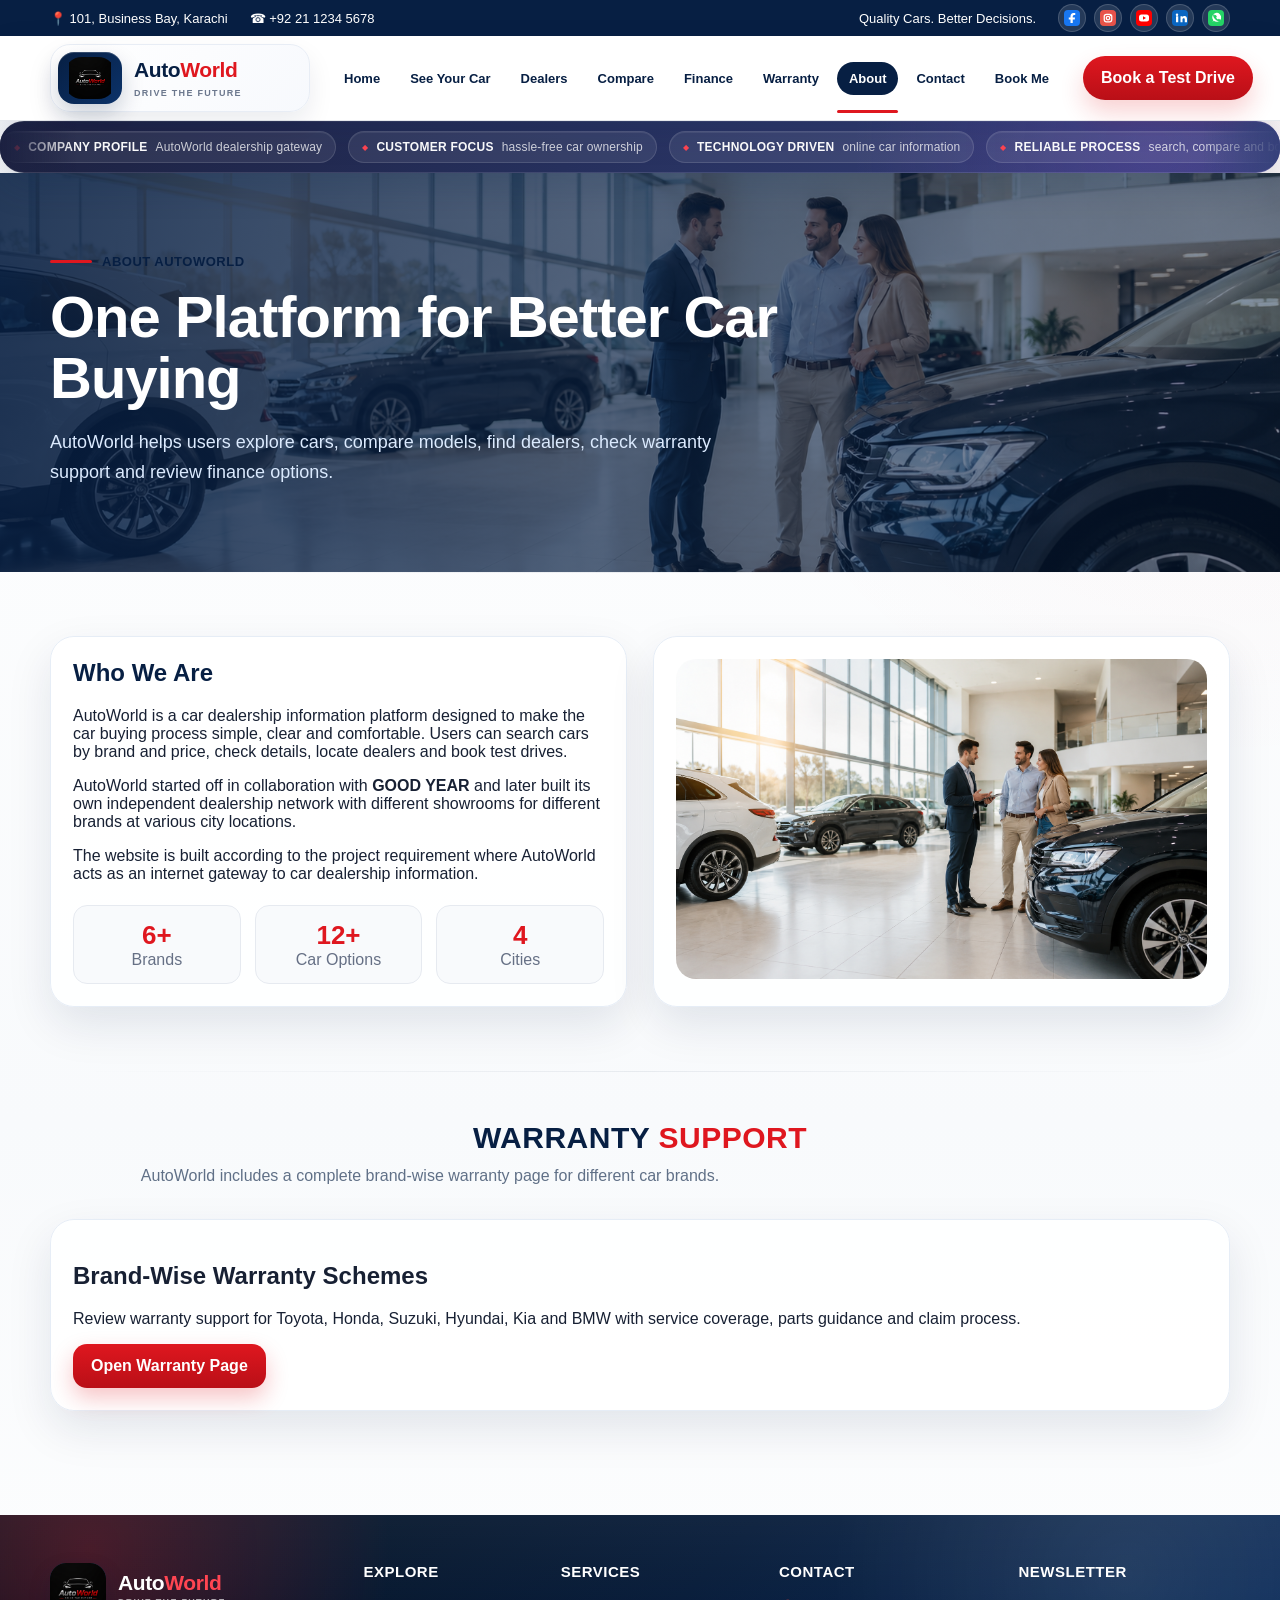
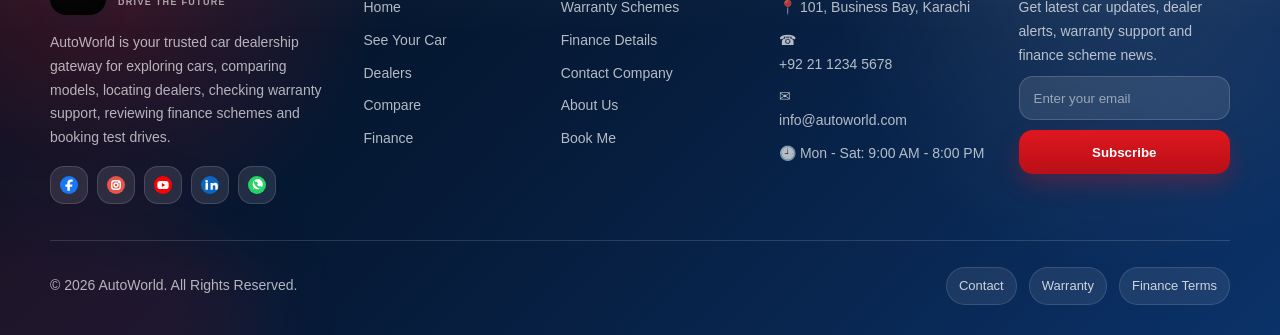
<file: about.html>
<!DOCTYPE html>
<html lang="en">
<head><meta charset="UTF-8"><meta name="viewport" content="width=device-width, initial-scale=1.0"><title>About | AutoWorld</title><link rel="stylesheet" href="css/style.css"></head>
<body>
<div class="topbar"><div class="container topbar-inner"><div><span>📍 101, Business Bay, Karachi</span><span>☎ <a href="tel:+922112345678">+92 21 1234 5678</a></span></div><div><span>Quality Cars. Better Decisions.</span><div class="social-menu" aria-label="AutoWorld social links">
  <a class="social-mini" href="https://www.facebook.com/autoworld" target="_blank" rel="noopener noreferrer" aria-label="Facebook"><img src="assets/icon-facebook.svg" alt="Facebook"></a>
  <a class="social-mini" href="https://www.instagram.com/autoworld" target="_blank" rel="noopener noreferrer" aria-label="Instagram"><img src="assets/icon-instagram.svg" alt="Instagram"></a>
  <a class="social-mini" href="https://www.youtube.com/@autoworld" target="_blank" rel="noopener noreferrer" aria-label="YouTube"><img src="assets/icon-youtube.svg" alt="YouTube"></a>
  <a class="social-mini" href="https://www.linkedin.com/company/autoworld" target="_blank" rel="noopener noreferrer" aria-label="LinkedIn"><img src="assets/icon-linkedin.svg" alt="LinkedIn"></a>
  <a class="social-mini whatsapp" href="https://wa.me/922112345678" target="_blank" rel="noopener noreferrer" aria-label="WhatsApp"><img src="assets/icon-whatsapp.svg" alt="WhatsApp"></a>
</div></div></div></div>
<header class="site-header"><div class="container nav-wrap"><a class="brand brand-with-text" href="index.html"><span class="brand-mark"><img src="assets/logo.png" alt="AutoWorld logo"></span><span class="brand-copy"><strong><span>Auto</span><em>World</em></strong><small>DRIVE THE FUTURE</small></span></a><nav class="nav-links" id="navLinks"><a href="index.html">Home</a><a href="see-your-car.html">See Your Car</a><a href="dealers.html">Dealers</a><a href="compare.html">Compare</a><a href="finance.html">Finance</a><a href="warranty.html">Warranty</a><a class="active" href="about.html">About</a><a href="contact.html">Contact</a><a href="book-me.html">Book Me</a></nav><div class="nav-actions"><a class="btn btn-red" href="book-me.html">Book a Test Drive</a><button class="menu-btn" id="menuBtn">☰</button></div></div></header>
<section class="page-related-strip strip-about" aria-label="About Highlights">
  <div class="page-related-fade left"></div>
  <div class="page-related-inner">
    <div class="page-related-line">
          <span><strong>Company Profile</strong> AutoWorld dealership gateway</span>
          <span><strong>Customer Focus</strong> hassle-free car ownership</span>
          <span><strong>Technology Driven</strong> online car information</span>
          <span><strong>Reliable Process</strong> search, compare and book</span>
          <span><strong>Status Design</strong> premium look and feel</span>
          <span><strong>Project Ready</strong> document aligned website</span>
          <span><strong>Company Profile</strong> AutoWorld dealership gateway</span>
          <span><strong>Customer Focus</strong> hassle-free car ownership</span>
          <span><strong>Technology Driven</strong> online car information</span>
          <span><strong>Reliable Process</strong> search, compare and book</span>
          <span><strong>Status Design</strong> premium look and feel</span>
          <span><strong>Project Ready</strong> document aligned website</span>
    </div>
  </div>
  <div class="page-related-fade right"></div>
</section>

<main>
<section class="page-hero about-hero"><div class="container"><span class="eyebrow">About AutoWorld</span><h1>One Platform for Better Car Buying</h1><p>AutoWorld helps users explore cars, compare models, find dealers, check warranty support and review finance options.</p></div></section>
<section class="section"><div class="container about-layout"><div class="enhanced-card about-text"><h2>Who We Are</h2><p>AutoWorld is a car dealership information platform designed to make the car buying process simple, clear and comfortable. Users can search cars by brand and price, check details, locate dealers and book test drives.</p><p>AutoWorld started off in collaboration with <strong>GOOD YEAR</strong> and later built its own independent dealership network with different showrooms for different brands at various city locations.</p><p>The website is built according to the project requirement where AutoWorld acts as an internet gateway to car dealership information.</p><div class="stat-row"><div><strong>6+</strong><span>Brands</span></div><div><strong>12+</strong><span>Car Options</span></div><div><strong>4</strong><span>Cities</span></div></div></div><div class="about-image enhanced-card"><img src="assets/about-page-image.png" alt="About AutoWorld showroom"></div></div></section>
<section class="section"><div class="container"><div class="section-title"><h2>Warranty <span>Support</span></h2><p>AutoWorld includes a complete brand-wise warranty page for different car brands.</p></div><div class="terms-card enhanced-card"><h2>Brand-Wise Warranty Schemes</h2><p>Review warranty support for Toyota, Honda, Suzuki, Hyundai, Kia and BMW with service coverage, parts guidance and claim process.</p><a class="btn btn-red" href="warranty.html">Open Warranty Page</a></div></div></section>
</main>
<footer class="footer premium-footer clean-premium-footer">
    <div class="container footer-grid clean-footer-grid">
      <div class="footer-brand">
        <div class="footer-logo-text">
          <span class="brand-mark"><img src="assets/logo.png" alt="AutoWorld logo"></span>
          <span class="brand-copy"><strong><span>Auto</span><em>World</em></strong><small>DRIVE THE FUTURE</small></span>
        </div>
        <p>AutoWorld is your trusted car dealership gateway for exploring cars, comparing models, locating dealers, checking warranty support, reviewing finance schemes and booking test drives.</p>
        <div class="socials" aria-label="Follow AutoWorld">
          <a class="social-link" href="https://www.facebook.com/autoworld" target="_blank" rel="noopener noreferrer" aria-label="Facebook"><img src="assets/icon-facebook.svg" alt="Facebook"></a>
          <a class="social-link" href="https://www.instagram.com/autoworld" target="_blank" rel="noopener noreferrer" aria-label="Instagram"><img src="assets/icon-instagram.svg" alt="Instagram"></a>
          <a class="social-link" href="https://www.youtube.com/@autoworld" target="_blank" rel="noopener noreferrer" aria-label="YouTube"><img src="assets/icon-youtube.svg" alt="YouTube"></a>
          <a class="social-link" href="https://www.linkedin.com/company/autoworld" target="_blank" rel="noopener noreferrer" aria-label="LinkedIn"><img src="assets/icon-linkedin.svg" alt="LinkedIn"></a>
          <a class="social-link whatsapp" href="https://wa.me/922112345678" target="_blank" rel="noopener noreferrer" aria-label="WhatsApp"><img src="assets/icon-whatsapp.svg" alt="WhatsApp"></a>
        </div>
      </div>

      <div class="footer-col"><h4>Explore</h4><a href="index.html">Home</a><a href="see-your-car.html">See Your Car</a><a href="dealers.html">Dealers</a><a href="compare.html">Compare</a><a href="finance.html">Finance</a></div>
      <div class="footer-col"><h4>Services</h4><a href="warranty.html">Warranty Schemes</a><a href="finance-details.html">Finance Details</a><a href="contact.html">Contact Company</a><a href="about.html">About Us</a><a href="book-me.html">Book Me</a></div>
      <div class="footer-col footer-contact"><h4>Contact</h4><p>📍 101, Business Bay, Karachi</p><p>☎ <a href="tel:+922112345678">+92 21 1234 5678</a></p><p>✉ <a href="mailto:info@autoworld.com">info@autoworld.com</a></p><p>🕘 Mon - Sat: 9:00 AM - 8:00 PM</p></div>
      <div class="footer-col"><h4>Newsletter</h4><p>Get latest car updates, dealer alerts, warranty support and finance scheme news.</p><form data-save-form class="newsletter"><input type="email" placeholder="Enter your email" required><button class="btn btn-red">Subscribe</button><div class="notice"></div></form></div>
    </div>

    <div class="container premium-footer-bottom">
      <p>© 2026 AutoWorld. All Rights Reserved.</p>
      <div class="footer-bottom-links">
        <a href="contact.html">Contact</a>
        <a href="warranty.html">Warranty</a>
        <a href="finance-details.html">Finance Terms</a>
      </div>
    </div>
  </footer><script src="js/script.js"></script>
</body></html>
</file>
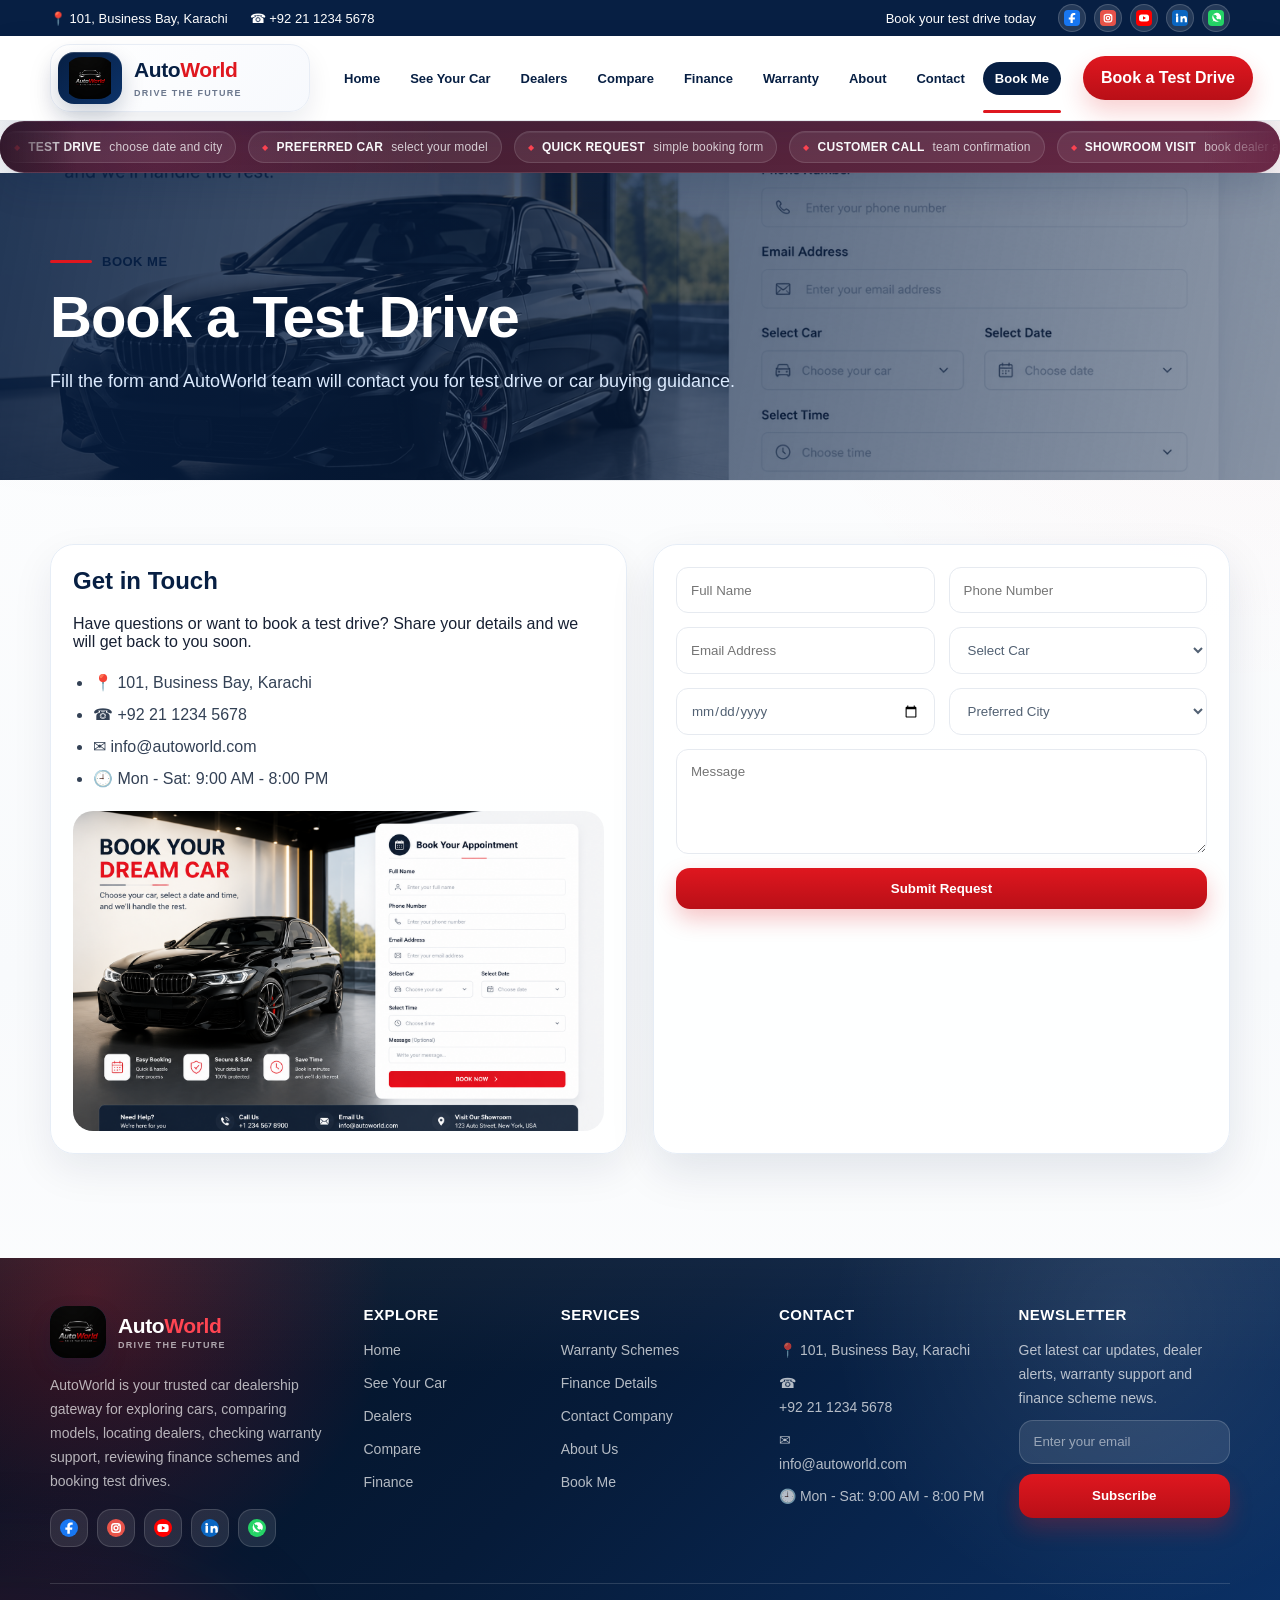
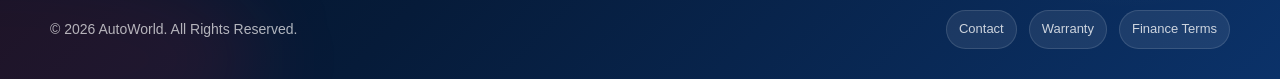
<file: book-me.html>
<!DOCTYPE html>
<html lang="en">
<head><meta charset="UTF-8"><meta name="viewport" content="width=device-width, initial-scale=1.0"><title>Book Me | AutoWorld</title><link rel="stylesheet" href="css/style.css"></head>
<body>
<div class="topbar"><div class="container topbar-inner"><div><span>📍 101, Business Bay, Karachi</span><span>☎ <a href="tel:+922112345678">+92 21 1234 5678</a></span></div><div><span>Book your test drive today</span><div class="social-menu" aria-label="AutoWorld social links">
  <a class="social-mini" href="https://www.facebook.com/autoworld" target="_blank" rel="noopener noreferrer" aria-label="Facebook"><img src="assets/icon-facebook.svg" alt="Facebook"></a>
  <a class="social-mini" href="https://www.instagram.com/autoworld" target="_blank" rel="noopener noreferrer" aria-label="Instagram"><img src="assets/icon-instagram.svg" alt="Instagram"></a>
  <a class="social-mini" href="https://www.youtube.com/@autoworld" target="_blank" rel="noopener noreferrer" aria-label="YouTube"><img src="assets/icon-youtube.svg" alt="YouTube"></a>
  <a class="social-mini" href="https://www.linkedin.com/company/autoworld" target="_blank" rel="noopener noreferrer" aria-label="LinkedIn"><img src="assets/icon-linkedin.svg" alt="LinkedIn"></a>
  <a class="social-mini whatsapp" href="https://wa.me/922112345678" target="_blank" rel="noopener noreferrer" aria-label="WhatsApp"><img src="assets/icon-whatsapp.svg" alt="WhatsApp"></a>
</div></div></div></div>
<header class="site-header"><div class="container nav-wrap"><a class="brand brand-with-text" href="index.html"><span class="brand-mark"><img src="assets/logo.png" alt="AutoWorld logo"></span><span class="brand-copy"><strong><span>Auto</span><em>World</em></strong><small>DRIVE THE FUTURE</small></span></a><nav class="nav-links" id="navLinks"><a href="index.html">Home</a><a href="see-your-car.html">See Your Car</a><a href="dealers.html">Dealers</a><a href="compare.html">Compare</a><a href="finance.html">Finance</a><a href="warranty.html">Warranty</a><a href="about.html">About</a><a href="contact.html">Contact</a><a class="active" href="book-me.html">Book Me</a></nav><div class="nav-actions"><a class="btn btn-red" href="book-me.html">Book a Test Drive</a><button class="menu-btn" id="menuBtn">☰</button></div></div></header>
<section class="page-related-strip strip-book" aria-label="Booking Highlights">
  <div class="page-related-fade left"></div>
  <div class="page-related-inner">
    <div class="page-related-line">
          <span><strong>Test Drive</strong> choose date and city</span>
          <span><strong>Preferred Car</strong> select your model</span>
          <span><strong>Quick Request</strong> simple booking form</span>
          <span><strong>Customer Call</strong> team confirmation</span>
          <span><strong>Showroom Visit</strong> book dealer appointment</span>
          <span><strong>Drive Soon</strong> from inquiry to test drive</span>
          <span><strong>Test Drive</strong> choose date and city</span>
          <span><strong>Preferred Car</strong> select your model</span>
          <span><strong>Quick Request</strong> simple booking form</span>
          <span><strong>Customer Call</strong> team confirmation</span>
          <span><strong>Showroom Visit</strong> book dealer appointment</span>
          <span><strong>Drive Soon</strong> from inquiry to test drive</span>
    </div>
  </div>
  <div class="page-related-fade right"></div>
</section>

<main>
<section class="page-hero book-hero"><div class="container"><span class="eyebrow">Book Me</span><h1>Book a Test Drive</h1><p>Fill the form and AutoWorld team will contact you for test drive or car buying guidance.</p></div></section>
<section class="section"><div class="container booking-layout"><div class="booking-info enhanced-card"><h2>Get in Touch</h2><p>Have questions or want to book a test drive? Share your details and we will get back to you soon.</p><ul><li>📍 101, Business Bay, Karachi</li><li>☎ <a href="tel:+922112345678">+92 21 1234 5678</a></li><li>✉ <a href="mailto:info@autoworld.com">info@autoworld.com</a></li><li>🕘 Mon - Sat: 9:00 AM - 8:00 PM</li></ul><img src="assets/bookme-page-image.png" alt="Book test drive"></div><form class="booking-form enhanced-card" data-save-form><div class="form-grid"><input type="text" placeholder="Full Name" required><input type="tel" placeholder="Phone Number" required><input type="email" placeholder="Email Address" required><select required><option value="">Select Car</option><option>Toyota Corolla Altis X</option><option>Toyota Yaris</option><option>Toyota Fortuner</option><option>Toyota Corolla Cross</option><option>Honda City 1.2LS</option><option>Honda Civic Standard</option><option>Honda Civic Oriel</option><option>Honda HR-V VTI</option><option>Suzuki Fronx GL</option><option>Suzuki Alto</option><option>Suzuki Every</option><option>Hyundai Elantra</option><option>Hyundai Sonata</option><option>Hyundai Tucson</option><option>Kia Sportage L</option><option>Kia Stonic</option><option>Kia Carnival</option><option>BMW The New 1</option></select><input type="date" required><select required><option value="">Preferred City</option><option>Karachi</option><option>Lahore</option><option>Islamabad</option><option>Hyderabad</option></select><textarea placeholder="Message" class="full" rows="5"></textarea></div><button class="btn btn-red full-btn" type="submit">Submit Request</button><div class="notice"></div></form></div></section>
</main>
<footer class="footer premium-footer clean-premium-footer">
    <div class="container footer-grid clean-footer-grid">
      <div class="footer-brand">
        <div class="footer-logo-text">
          <span class="brand-mark"><img src="assets/logo.png" alt="AutoWorld logo"></span>
          <span class="brand-copy"><strong><span>Auto</span><em>World</em></strong><small>DRIVE THE FUTURE</small></span>
        </div>
        <p>AutoWorld is your trusted car dealership gateway for exploring cars, comparing models, locating dealers, checking warranty support, reviewing finance schemes and booking test drives.</p>
        <div class="socials" aria-label="Follow AutoWorld">
          <a class="social-link" href="https://www.facebook.com/autoworld" target="_blank" rel="noopener noreferrer" aria-label="Facebook"><img src="assets/icon-facebook.svg" alt="Facebook"></a>
          <a class="social-link" href="https://www.instagram.com/autoworld" target="_blank" rel="noopener noreferrer" aria-label="Instagram"><img src="assets/icon-instagram.svg" alt="Instagram"></a>
          <a class="social-link" href="https://www.youtube.com/@autoworld" target="_blank" rel="noopener noreferrer" aria-label="YouTube"><img src="assets/icon-youtube.svg" alt="YouTube"></a>
          <a class="social-link" href="https://www.linkedin.com/company/autoworld" target="_blank" rel="noopener noreferrer" aria-label="LinkedIn"><img src="assets/icon-linkedin.svg" alt="LinkedIn"></a>
          <a class="social-link whatsapp" href="https://wa.me/922112345678" target="_blank" rel="noopener noreferrer" aria-label="WhatsApp"><img src="assets/icon-whatsapp.svg" alt="WhatsApp"></a>
        </div>
      </div>

      <div class="footer-col"><h4>Explore</h4><a href="index.html">Home</a><a href="see-your-car.html">See Your Car</a><a href="dealers.html">Dealers</a><a href="compare.html">Compare</a><a href="finance.html">Finance</a></div>
      <div class="footer-col"><h4>Services</h4><a href="warranty.html">Warranty Schemes</a><a href="finance-details.html">Finance Details</a><a href="contact.html">Contact Company</a><a href="about.html">About Us</a><a href="book-me.html">Book Me</a></div>
      <div class="footer-col footer-contact"><h4>Contact</h4><p>📍 101, Business Bay, Karachi</p><p>☎ <a href="tel:+922112345678">+92 21 1234 5678</a></p><p>✉ <a href="mailto:info@autoworld.com">info@autoworld.com</a></p><p>🕘 Mon - Sat: 9:00 AM - 8:00 PM</p></div>
      <div class="footer-col"><h4>Newsletter</h4><p>Get latest car updates, dealer alerts, warranty support and finance scheme news.</p><form data-save-form class="newsletter"><input type="email" placeholder="Enter your email" required><button class="btn btn-red">Subscribe</button><div class="notice"></div></form></div>
    </div>

    <div class="container premium-footer-bottom">
      <p>© 2026 AutoWorld. All Rights Reserved.</p>
      <div class="footer-bottom-links">
        <a href="contact.html">Contact</a>
        <a href="warranty.html">Warranty</a>
        <a href="finance-details.html">Finance Terms</a>
      </div>
    </div>
  </footer><script src="js/script.js"></script>
</body></html>
</file>
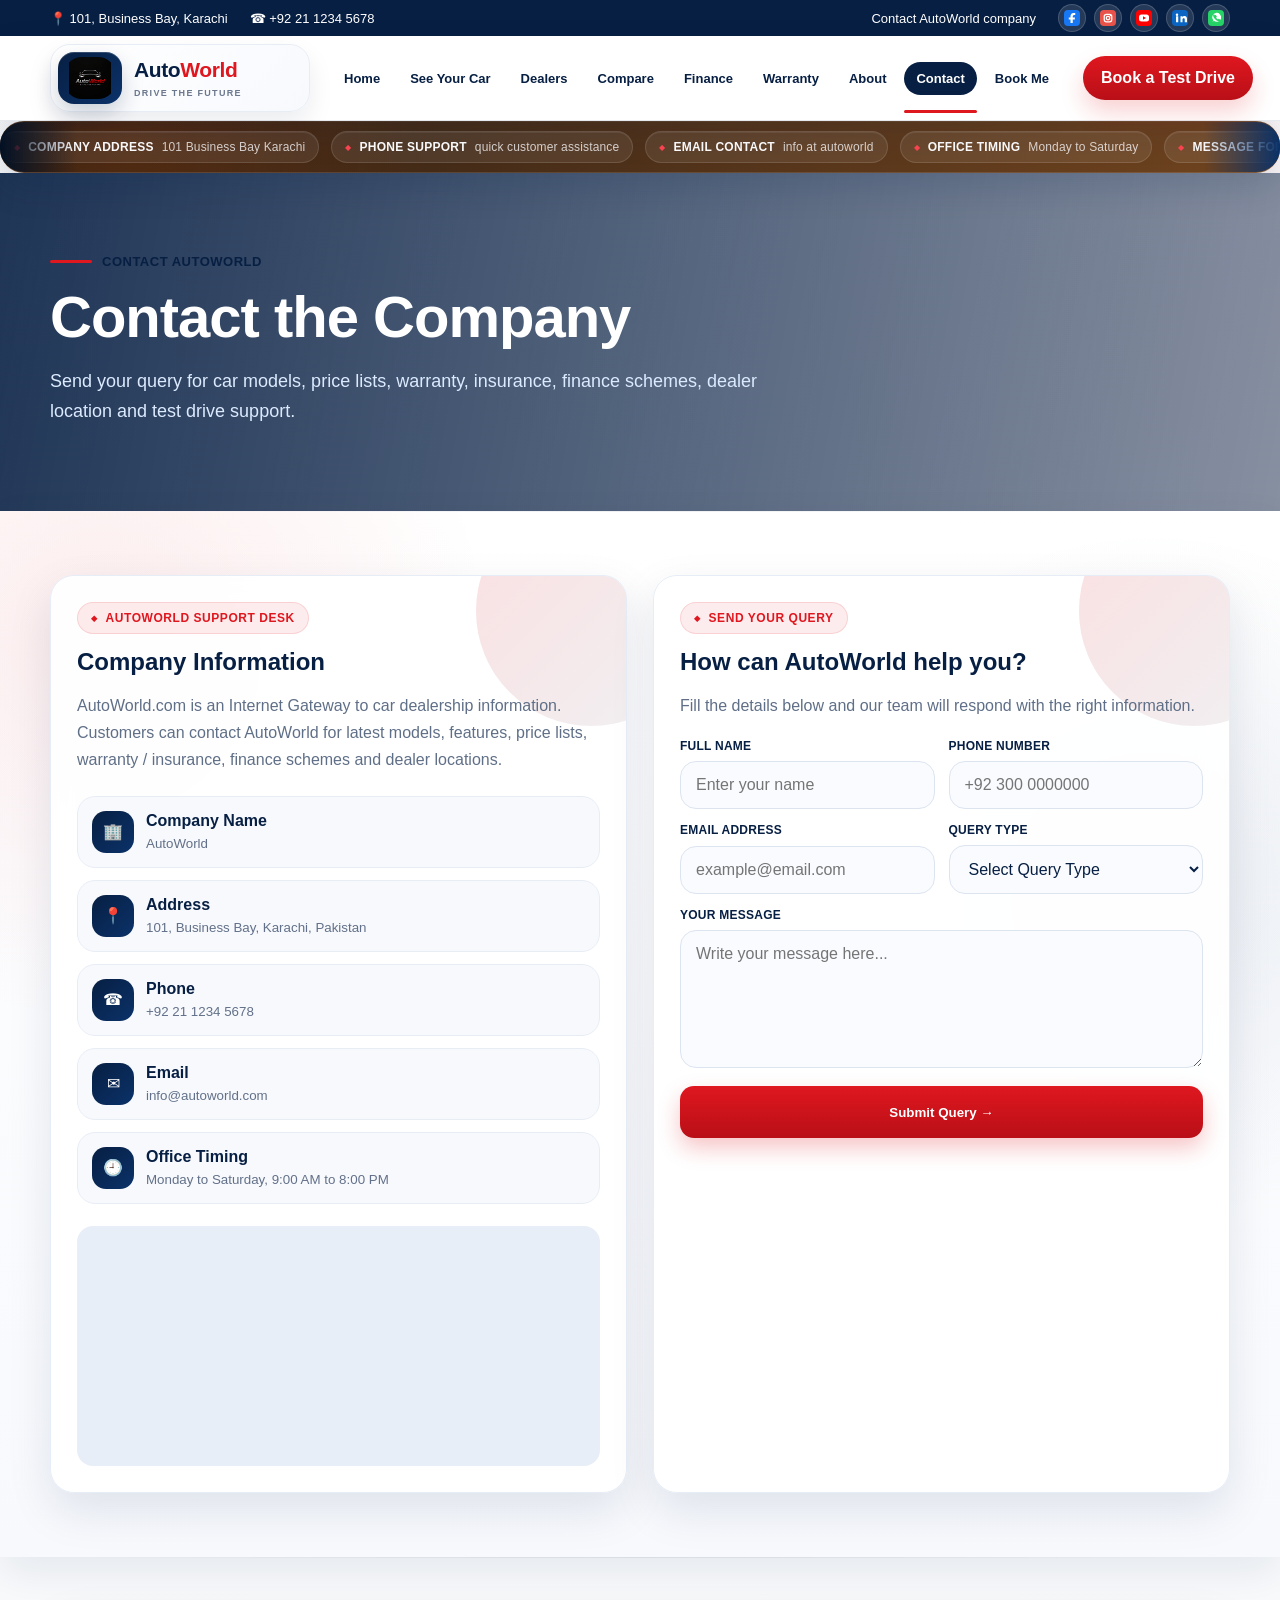
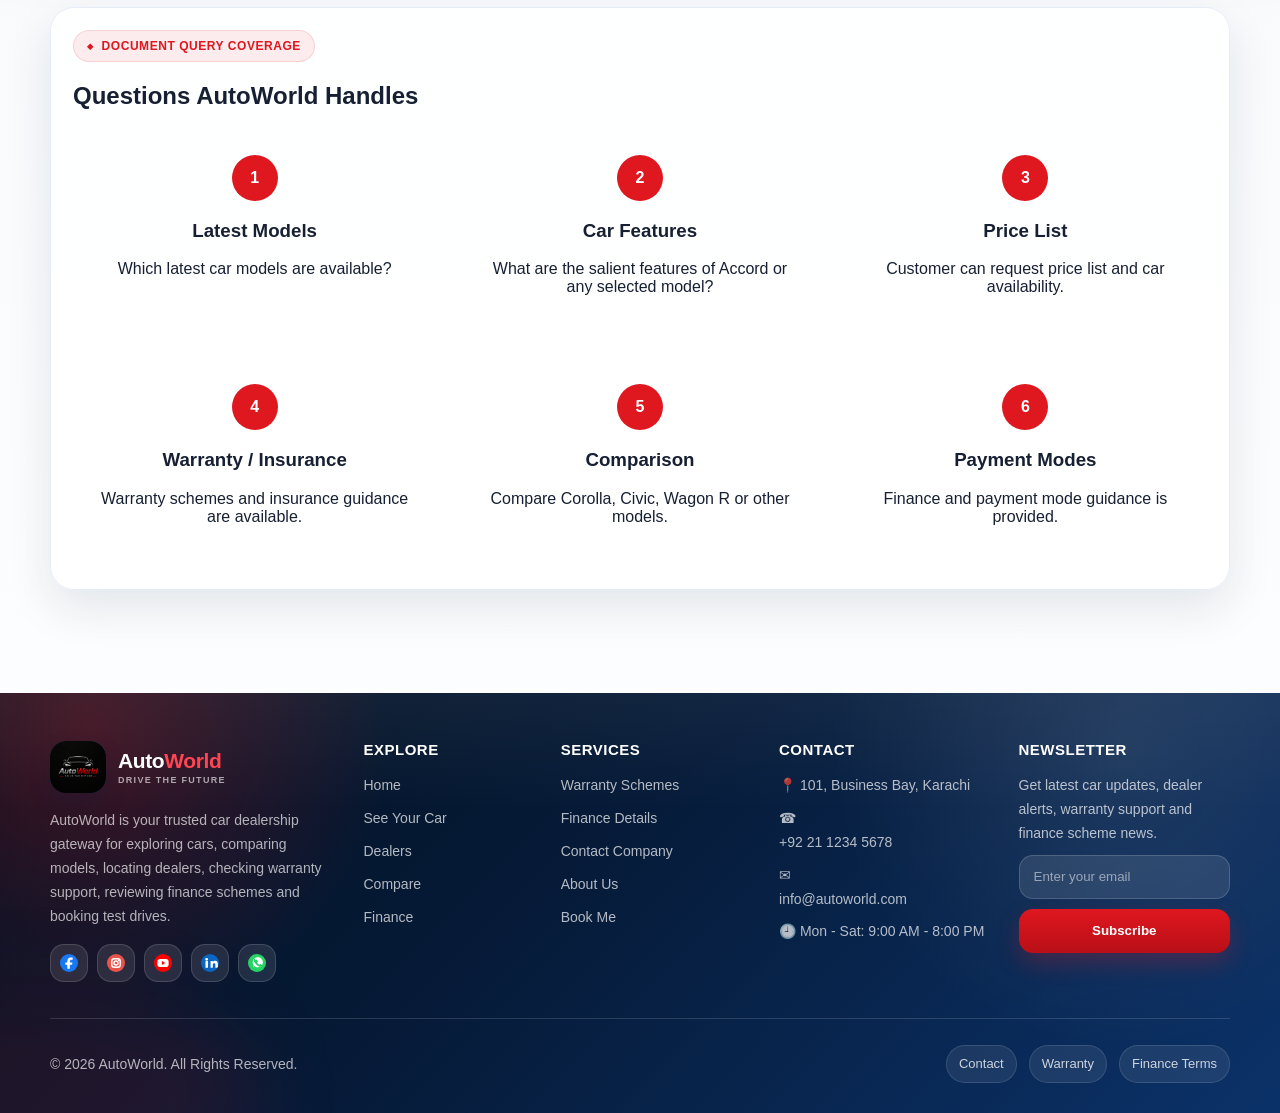
<file: contact.html>
<!DOCTYPE html>
<html lang="en">
<head><meta charset="UTF-8"><meta name="viewport" content="width=device-width, initial-scale=1.0"><title>Contact | AutoWorld</title><link rel="stylesheet" href="css/style.css"></head>
<body>
<div class="topbar"><div class="container topbar-inner"><div><span>📍 101, Business Bay, Karachi</span><span>☎ <a href="tel:+922112345678">+92 21 1234 5678</a></span></div><div><span>Contact AutoWorld company</span><div class="social-menu" aria-label="AutoWorld social links">
  <a class="social-mini" href="https://www.facebook.com/autoworld" target="_blank" rel="noopener noreferrer" aria-label="Facebook"><img src="assets/icon-facebook.svg" alt="Facebook"></a>
  <a class="social-mini" href="https://www.instagram.com/autoworld" target="_blank" rel="noopener noreferrer" aria-label="Instagram"><img src="assets/icon-instagram.svg" alt="Instagram"></a>
  <a class="social-mini" href="https://www.youtube.com/@autoworld" target="_blank" rel="noopener noreferrer" aria-label="YouTube"><img src="assets/icon-youtube.svg" alt="YouTube"></a>
  <a class="social-mini" href="https://www.linkedin.com/company/autoworld" target="_blank" rel="noopener noreferrer" aria-label="LinkedIn"><img src="assets/icon-linkedin.svg" alt="LinkedIn"></a>
  <a class="social-mini whatsapp" href="https://wa.me/922112345678" target="_blank" rel="noopener noreferrer" aria-label="WhatsApp"><img src="assets/icon-whatsapp.svg" alt="WhatsApp"></a>
</div></div></div></div>
<header class="site-header"><div class="container nav-wrap"><a class="brand brand-with-text" href="index.html"><span class="brand-mark"><img src="assets/logo.png" alt="AutoWorld logo"></span><span class="brand-copy"><strong><span>Auto</span><em>World</em></strong><small>DRIVE THE FUTURE</small></span></a><nav class="nav-links" id="navLinks"><a href="index.html">Home</a><a href="see-your-car.html">See Your Car</a><a href="dealers.html">Dealers</a><a href="compare.html">Compare</a><a href="finance.html">Finance</a><a href="warranty.html">Warranty</a><a href="about.html">About</a><a class="active" href="contact.html">Contact</a><a href="book-me.html">Book Me</a></nav><div class="nav-actions"><a class="btn btn-red" href="book-me.html">Book a Test Drive</a><button class="menu-btn" id="menuBtn">☰</button></div></div></header>
<section class="page-related-strip strip-contact" aria-label="Contact Highlights">
  <div class="page-related-fade left"></div>
  <div class="page-related-inner">
    <div class="page-related-line">
          <span><strong>Company Address</strong> 101 Business Bay Karachi</span>
          <span><strong>Phone Support</strong> quick customer assistance</span>
          <span><strong>Email Contact</strong> info at autoworld</span>
          <span><strong>Office Timing</strong> Monday to Saturday</span>
          <span><strong>Message Form</strong> send your query online</span>
          <span><strong>Location Map</strong> easy showroom guidance</span>
          <span><strong>Company Address</strong> 101 Business Bay Karachi</span>
          <span><strong>Phone Support</strong> quick customer assistance</span>
          <span><strong>Email Contact</strong> info at autoworld</span>
          <span><strong>Office Timing</strong> Monday to Saturday</span>
          <span><strong>Message Form</strong> send your query online</span>
          <span><strong>Location Map</strong> easy showroom guidance</span>
    </div>
  </div>
  <div class="page-related-fade right"></div>
</section>
<main>
<section class="page-hero contact-hero"><div class="container"><span class="eyebrow">Contact AutoWorld</span><h1>Contact the Company</h1><p>Send your query for car models, price lists, warranty, insurance, finance schemes, dealer location and test drive support.</p></div></section>

<section class="section premium-contact-section">
  <div class="container contact-layout premium-contact-layout">
    <div class="contact-info enhanced-card premium-contact-info">
      <span class="premium-label">AutoWorld Support Desk</span>
      <h2>Company Information</h2>
      <p>AutoWorld.com is an Internet Gateway to car dealership information. Customers can contact AutoWorld for latest models, features, price lists, warranty / insurance, finance schemes and dealer locations.</p>

      <div class="contact-premium-list">
        <div><span>🏢</span><strong>Company Name</strong><small>AutoWorld</small></div>
        <div><span>📍</span><strong>Address</strong><small>101, Business Bay, Karachi, Pakistan</small></div>
        <div><span>☎</span><strong>Phone</strong><small><a href="tel:+922112345678">+92 21 1234 5678</a></small></div>
        <div><span>✉</span><strong>Email</strong><small><a href="mailto:info@autoworld.com">info@autoworld.com</a></small></div>
        <div><span>🕘</span><strong>Office Timing</strong><small>Monday to Saturday, 9:00 AM to 8:00 PM</small></div>
      </div>

      <div class="real-map contact-map"><iframe title="AutoWorld contact location map" loading="lazy" referrerpolicy="no-referrer-when-downgrade" src="https://www.openstreetmap.org/export/embed.html?bbox=66.855%2C24.780%2C67.180%2C24.990&layer=mapnik&marker=24.8607%2C67.0011"></iframe></div>
    </div>

    <form class="contact-form enhanced-card premium-query-form" data-save-form>
      <div class="query-form-head">
        <span class="premium-label">Send Your Query</span>
        <h2>How can AutoWorld help you?</h2>
        <p>Fill the details below and our team will respond with the right information.</p>
      </div>

      <div class="premium-form-grid">
        <label><span>Full Name</span><input type="text" placeholder="Enter your name" required></label>
        <label><span>Phone Number</span><input type="tel" placeholder="+92 300 0000000" required></label>
        <label><span>Email Address</span><input type="email" placeholder="example@email.com" required></label>
        <label><span>Query Type</span><select required>
          <option value="">Select Query Type</option>
          <option>Latest Car Models</option>
          <option>Car Price List</option>
          <option>Dealer Location</option>
          <option>Warranty / Insurance</option>
          <option>Finance Scheme</option>
          <option>Car Comparison</option>
          <option>Test Drive Booking</option>
        </select></label>
        <label class="full"><span>Your Message</span><textarea rows="6" placeholder="Write your message here..." required></textarea></label>
      </div>

      <button class="btn btn-red full-btn premium-submit" type="submit">Submit Query →</button>
      <div class="notice"></div>
    </form>
  </div>
</section>

<section class="section">
  <div class="container">
    <div class="terms-card enhanced-card">
      <span class="premium-label">Document Query Coverage</span>
      <h2>Questions AutoWorld Handles</h2>
      <div class="process-grid query-coverage-grid">
        <div><span>1</span><h3>Latest Models</h3><p>Which latest car models are available?</p></div>
        <div><span>2</span><h3>Car Features</h3><p>What are the salient features of Accord or any selected model?</p></div>
        <div><span>3</span><h3>Price List</h3><p>Customer can request price list and car availability.</p></div>
        <div><span>4</span><h3>Warranty / Insurance</h3><p>Warranty schemes and insurance guidance are available.</p></div>
        <div><span>5</span><h3>Comparison</h3><p>Compare Corolla, Civic, Wagon R or other models.</p></div>
        <div><span>6</span><h3>Payment Modes</h3><p>Finance and payment mode guidance is provided.</p></div>
      </div>
    </div>
  </div>
</section>

</main>
<footer class="footer premium-footer clean-premium-footer">
    <div class="container footer-grid clean-footer-grid">
      <div class="footer-brand">
        <div class="footer-logo-text">
          <span class="brand-mark"><img src="assets/logo.png" alt="AutoWorld logo"></span>
          <span class="brand-copy"><strong><span>Auto</span><em>World</em></strong><small>DRIVE THE FUTURE</small></span>
        </div>
        <p>AutoWorld is your trusted car dealership gateway for exploring cars, comparing models, locating dealers, checking warranty support, reviewing finance schemes and booking test drives.</p>
        <div class="socials" aria-label="Follow AutoWorld">
          <a class="social-link" href="https://www.facebook.com/autoworld" target="_blank" rel="noopener noreferrer" aria-label="Facebook"><img src="assets/icon-facebook.svg" alt="Facebook"></a>
          <a class="social-link" href="https://www.instagram.com/autoworld" target="_blank" rel="noopener noreferrer" aria-label="Instagram"><img src="assets/icon-instagram.svg" alt="Instagram"></a>
          <a class="social-link" href="https://www.youtube.com/@autoworld" target="_blank" rel="noopener noreferrer" aria-label="YouTube"><img src="assets/icon-youtube.svg" alt="YouTube"></a>
          <a class="social-link" href="https://www.linkedin.com/company/autoworld" target="_blank" rel="noopener noreferrer" aria-label="LinkedIn"><img src="assets/icon-linkedin.svg" alt="LinkedIn"></a>
          <a class="social-link whatsapp" href="https://wa.me/922112345678" target="_blank" rel="noopener noreferrer" aria-label="WhatsApp"><img src="assets/icon-whatsapp.svg" alt="WhatsApp"></a>
        </div>
      </div>

      <div class="footer-col"><h4>Explore</h4><a href="index.html">Home</a><a href="see-your-car.html">See Your Car</a><a href="dealers.html">Dealers</a><a href="compare.html">Compare</a><a href="finance.html">Finance</a></div>
      <div class="footer-col"><h4>Services</h4><a href="warranty.html">Warranty Schemes</a><a href="finance-details.html">Finance Details</a><a href="contact.html">Contact Company</a><a href="about.html">About Us</a><a href="book-me.html">Book Me</a></div>
      <div class="footer-col footer-contact"><h4>Contact</h4><p>📍 101, Business Bay, Karachi</p><p>☎ <a href="tel:+922112345678">+92 21 1234 5678</a></p><p>✉ <a href="mailto:info@autoworld.com">info@autoworld.com</a></p><p>🕘 Mon - Sat: 9:00 AM - 8:00 PM</p></div>
      <div class="footer-col"><h4>Newsletter</h4><p>Get latest car updates, dealer alerts, warranty support and finance scheme news.</p><form data-save-form class="newsletter"><input type="email" placeholder="Enter your email" required><button class="btn btn-red">Subscribe</button><div class="notice"></div></form></div>
    </div>

    <div class="container premium-footer-bottom">
      <p>© 2026 AutoWorld. All Rights Reserved.</p>
      <div class="footer-bottom-links">
        <a href="contact.html">Contact</a>
        <a href="warranty.html">Warranty</a>
        <a href="finance-details.html">Finance Terms</a>
      </div>
    </div>
  </footer>
<script src="js/script.js"></script></body></html>
</file>
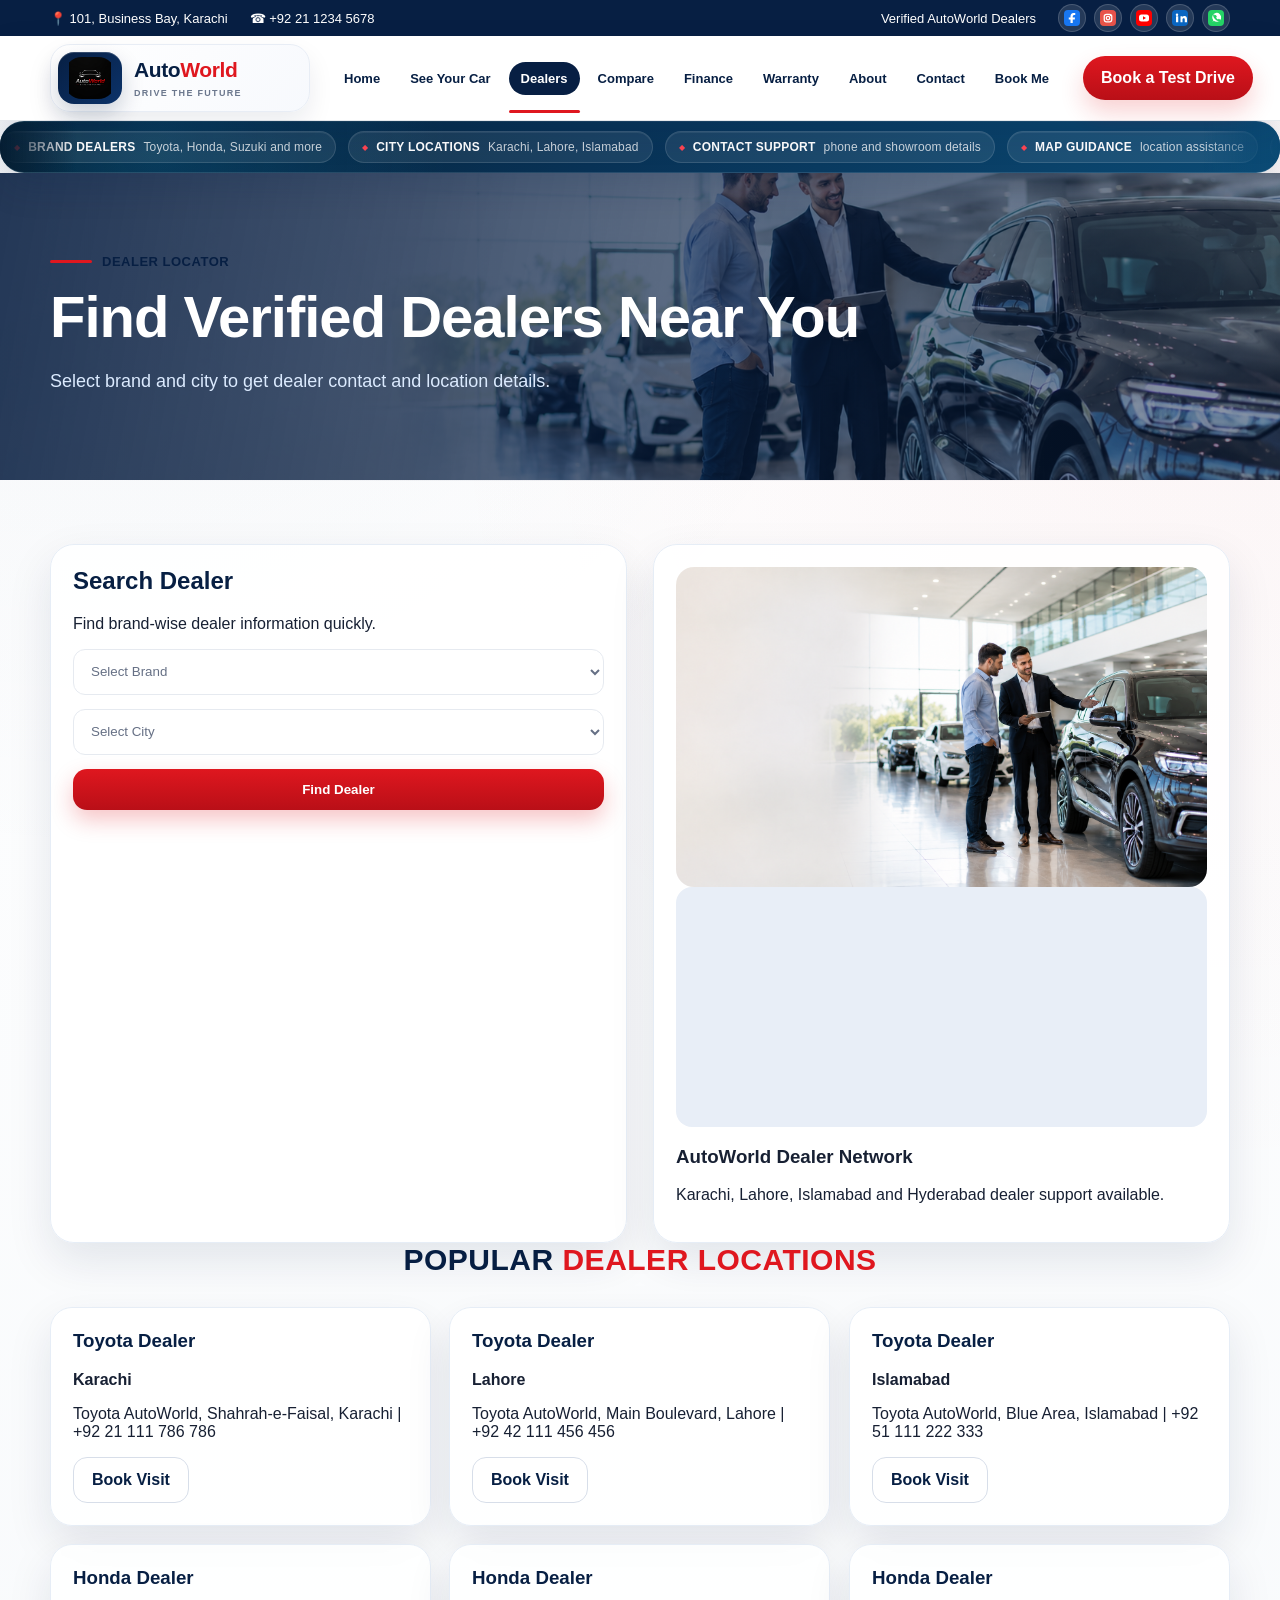
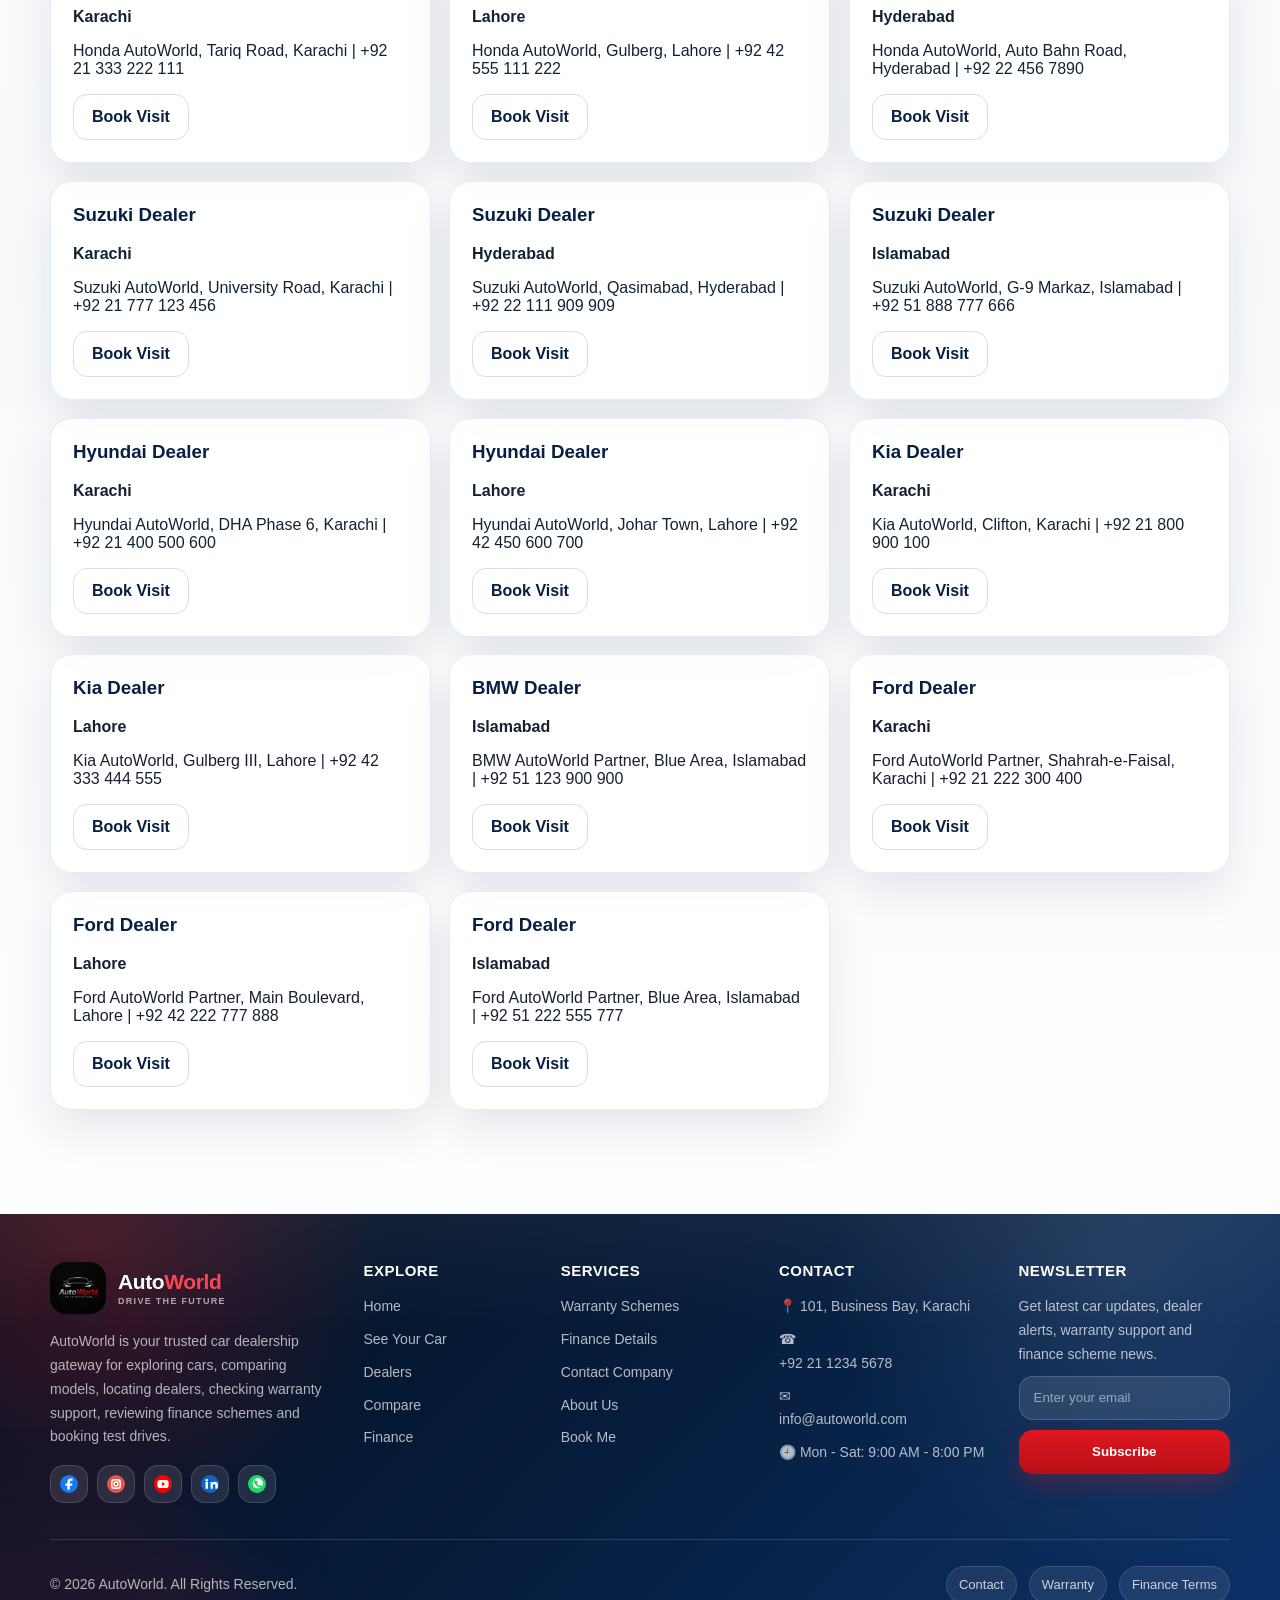
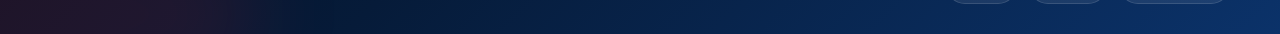
<file: dealers.html>
<!DOCTYPE html>
<html lang="en">
<head><meta charset="UTF-8"><meta name="viewport" content="width=device-width, initial-scale=1.0"><title>Dealers | AutoWorld</title><link rel="stylesheet" href="css/style.css"></head>
<body>
<div class="topbar"><div class="container topbar-inner"><div><span>📍 101, Business Bay, Karachi</span><span>☎ <a href="tel:+922112345678">+92 21 1234 5678</a></span></div><div><span>Verified AutoWorld Dealers</span><div class="social-menu" aria-label="AutoWorld social links">
  <a class="social-mini" href="https://www.facebook.com/autoworld" target="_blank" rel="noopener noreferrer" aria-label="Facebook"><img src="assets/icon-facebook.svg" alt="Facebook"></a>
  <a class="social-mini" href="https://www.instagram.com/autoworld" target="_blank" rel="noopener noreferrer" aria-label="Instagram"><img src="assets/icon-instagram.svg" alt="Instagram"></a>
  <a class="social-mini" href="https://www.youtube.com/@autoworld" target="_blank" rel="noopener noreferrer" aria-label="YouTube"><img src="assets/icon-youtube.svg" alt="YouTube"></a>
  <a class="social-mini" href="https://www.linkedin.com/company/autoworld" target="_blank" rel="noopener noreferrer" aria-label="LinkedIn"><img src="assets/icon-linkedin.svg" alt="LinkedIn"></a>
  <a class="social-mini whatsapp" href="https://wa.me/922112345678" target="_blank" rel="noopener noreferrer" aria-label="WhatsApp"><img src="assets/icon-whatsapp.svg" alt="WhatsApp"></a>
</div></div></div></div>
<header class="site-header"><div class="container nav-wrap"><a class="brand brand-with-text" href="index.html"><span class="brand-mark"><img src="assets/logo.png" alt="AutoWorld logo"></span><span class="brand-copy"><strong><span>Auto</span><em>World</em></strong><small>DRIVE THE FUTURE</small></span></a><nav class="nav-links" id="navLinks"><a href="index.html">Home</a><a href="see-your-car.html">See Your Car</a><a class="active" href="dealers.html">Dealers</a><a href="compare.html">Compare</a><a href="finance.html">Finance</a><a href="warranty.html">Warranty</a><a href="about.html">About</a><a href="contact.html">Contact</a><a href="book-me.html">Book Me</a></nav><div class="nav-actions"><a class="btn btn-red" href="book-me.html">Book a Test Drive</a><button class="menu-btn" id="menuBtn">☰</button></div></div></header>
<section class="page-related-strip strip-dealers" aria-label="Dealer Locator Highlights">
  <div class="page-related-fade left"></div>
  <div class="page-related-inner">
    <div class="page-related-line">
          <span><strong>Brand Dealers</strong> Toyota, Honda, Suzuki and more</span>
          <span><strong>City Locations</strong> Karachi, Lahore, Islamabad</span>
          <span><strong>Contact Support</strong> phone and showroom details</span>
          <span><strong>Map Guidance</strong> location assistance</span>
          <span><strong>Verified Network</strong> trusted AutoWorld dealers</span>
          <span><strong>Book Visit</strong> simple showroom visit</span>
          <span><strong>Brand Dealers</strong> Toyota, Honda, Suzuki and more</span>
          <span><strong>City Locations</strong> Karachi, Lahore, Islamabad</span>
          <span><strong>Contact Support</strong> phone and showroom details</span>
          <span><strong>Map Guidance</strong> location assistance</span>
          <span><strong>Verified Network</strong> trusted AutoWorld dealers</span>
          <span><strong>Book Visit</strong> simple showroom visit</span>
    </div>
  </div>
  <div class="page-related-fade right"></div>
</section>

<main>
<section class="page-hero dealers-hero"><div class="container"><span class="eyebrow">Dealer Locator</span><h1>Find Verified Dealers Near You</h1><p>Select brand and city to get dealer contact and location details.</p></div></section>
<section class="section"><div class="container dealer-page-grid">
<div class="dealer-search enhanced-card"><h2>Search Dealer</h2><p>Find brand-wise dealer information quickly.</p><form data-dealer-form><select name="dealerBrand" required><option value="">Select Brand</option><option>Toyota</option><option>Honda</option><option>Suzuki</option><option>Hyundai</option><option>Kia</option><option>BMW</option><option>Ford</option></select><select name="dealerCity" required><option value="">Select City</option><option>Karachi</option><option>Lahore</option><option>Islamabad</option><option>Hyderabad</option></select><button class="btn btn-red" type="submit">Find Dealer</button><div class="result-box" data-dealer-result></div></form></div>
<div class="map-card enhanced-card"><img class="generated-page-img" src="assets/dealer-page-image.png" alt="Dealer showroom"><div class="real-map"><iframe title="AutoWorld dealer network map" loading="lazy" referrerpolicy="no-referrer-when-downgrade" src="https://www.openstreetmap.org/export/embed.html?bbox=66.855%2C24.780%2C67.180%2C24.990&layer=mapnik&marker=24.8607%2C67.0011"></iframe></div><h3>AutoWorld Dealer Network</h3><p>Karachi, Lahore, Islamabad and Hyderabad dealer support available.</p></div>
</div>
<div class="container"><div class="section-title"><h2>Popular <span>Dealer Locations</span></h2></div><div class="dealer-list-grid" data-dealer-list></div></div>
</section>
</main>
<footer class="footer premium-footer clean-premium-footer">
    <div class="container footer-grid clean-footer-grid">
      <div class="footer-brand">
        <div class="footer-logo-text">
          <span class="brand-mark"><img src="assets/logo.png" alt="AutoWorld logo"></span>
          <span class="brand-copy"><strong><span>Auto</span><em>World</em></strong><small>DRIVE THE FUTURE</small></span>
        </div>
        <p>AutoWorld is your trusted car dealership gateway for exploring cars, comparing models, locating dealers, checking warranty support, reviewing finance schemes and booking test drives.</p>
        <div class="socials" aria-label="Follow AutoWorld">
          <a class="social-link" href="https://www.facebook.com/autoworld" target="_blank" rel="noopener noreferrer" aria-label="Facebook"><img src="assets/icon-facebook.svg" alt="Facebook"></a>
          <a class="social-link" href="https://www.instagram.com/autoworld" target="_blank" rel="noopener noreferrer" aria-label="Instagram"><img src="assets/icon-instagram.svg" alt="Instagram"></a>
          <a class="social-link" href="https://www.youtube.com/@autoworld" target="_blank" rel="noopener noreferrer" aria-label="YouTube"><img src="assets/icon-youtube.svg" alt="YouTube"></a>
          <a class="social-link" href="https://www.linkedin.com/company/autoworld" target="_blank" rel="noopener noreferrer" aria-label="LinkedIn"><img src="assets/icon-linkedin.svg" alt="LinkedIn"></a>
          <a class="social-link whatsapp" href="https://wa.me/922112345678" target="_blank" rel="noopener noreferrer" aria-label="WhatsApp"><img src="assets/icon-whatsapp.svg" alt="WhatsApp"></a>
        </div>
      </div>

      <div class="footer-col"><h4>Explore</h4><a href="index.html">Home</a><a href="see-your-car.html">See Your Car</a><a href="dealers.html">Dealers</a><a href="compare.html">Compare</a><a href="finance.html">Finance</a></div>
      <div class="footer-col"><h4>Services</h4><a href="warranty.html">Warranty Schemes</a><a href="finance-details.html">Finance Details</a><a href="contact.html">Contact Company</a><a href="about.html">About Us</a><a href="book-me.html">Book Me</a></div>
      <div class="footer-col footer-contact"><h4>Contact</h4><p>📍 101, Business Bay, Karachi</p><p>☎ <a href="tel:+922112345678">+92 21 1234 5678</a></p><p>✉ <a href="mailto:info@autoworld.com">info@autoworld.com</a></p><p>🕘 Mon - Sat: 9:00 AM - 8:00 PM</p></div>
      <div class="footer-col"><h4>Newsletter</h4><p>Get latest car updates, dealer alerts, warranty support and finance scheme news.</p><form data-save-form class="newsletter"><input type="email" placeholder="Enter your email" required><button class="btn btn-red">Subscribe</button><div class="notice"></div></form></div>
    </div>

    <div class="container premium-footer-bottom">
      <p>© 2026 AutoWorld. All Rights Reserved.</p>
      <div class="footer-bottom-links">
        <a href="contact.html">Contact</a>
        <a href="warranty.html">Warranty</a>
        <a href="finance-details.html">Finance Terms</a>
      </div>
    </div>
  </footer><script src="js/script.js"></script>
</body></html>
</file>
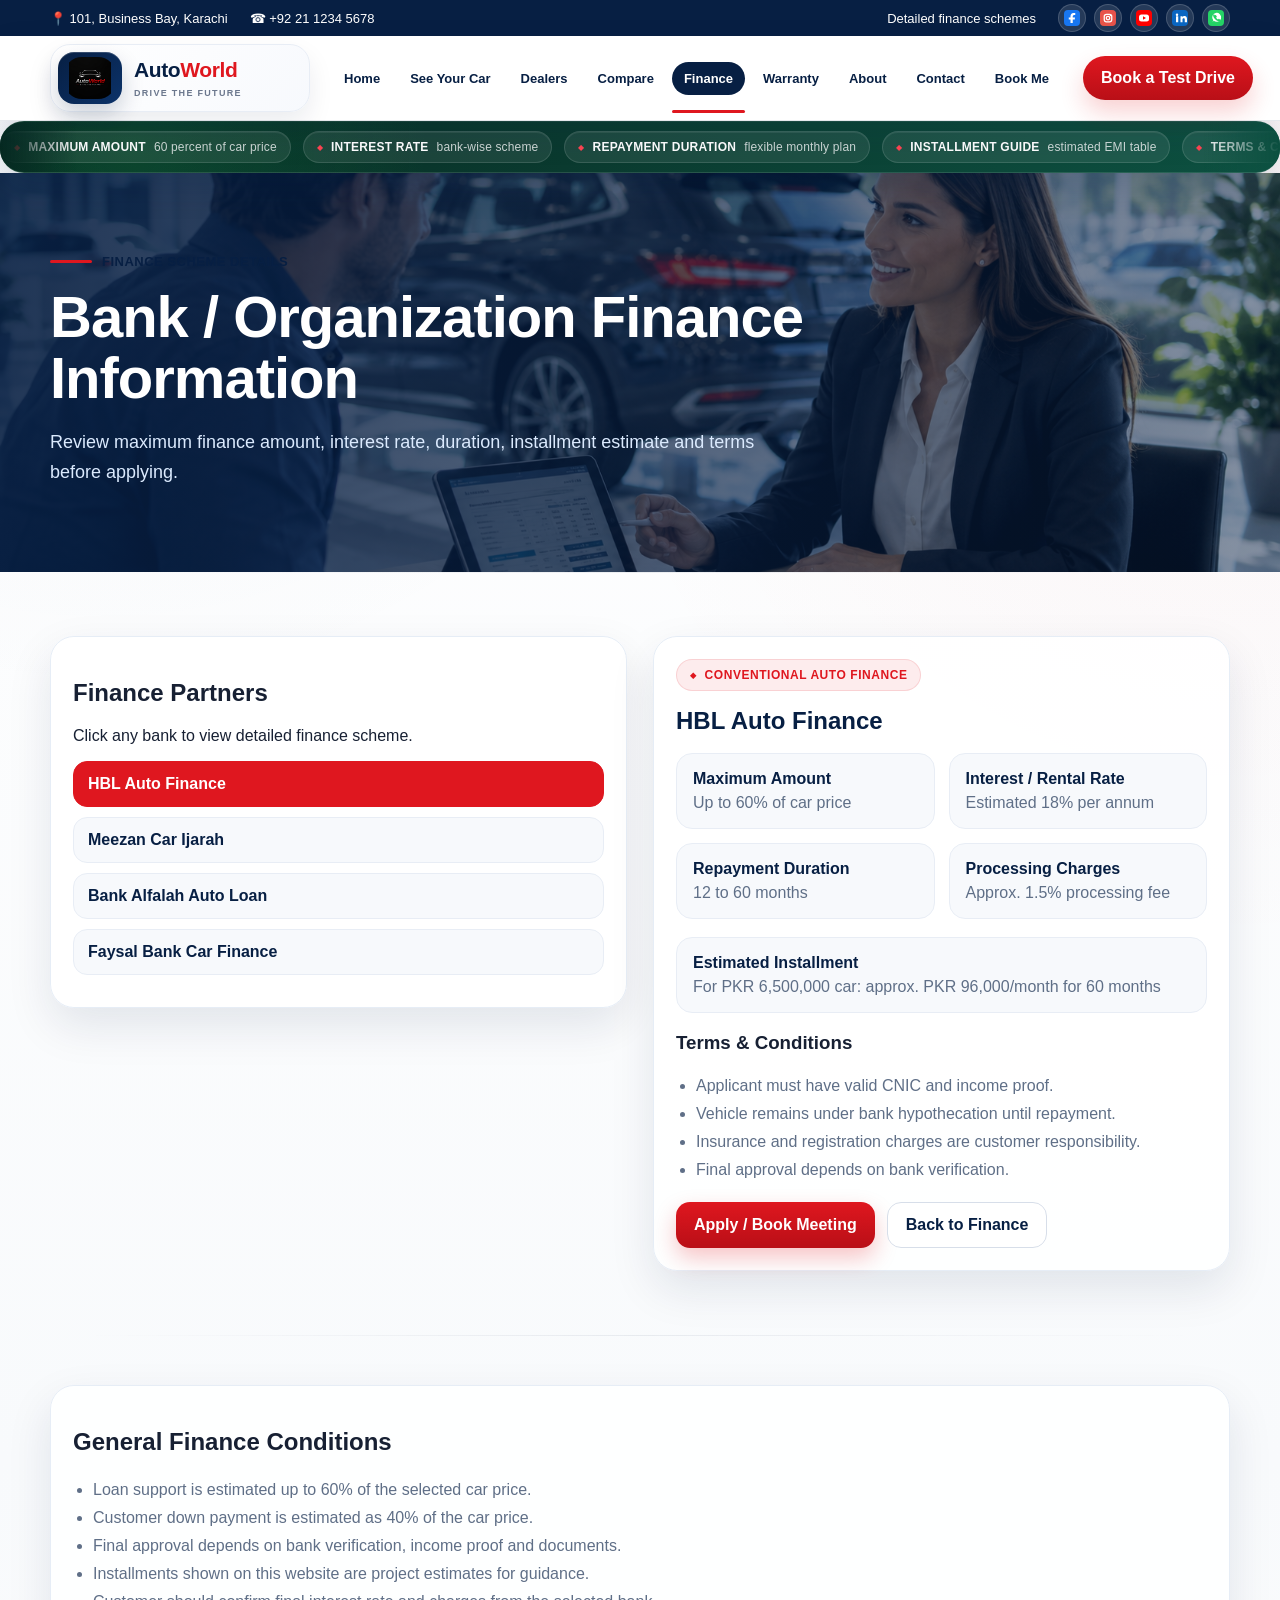
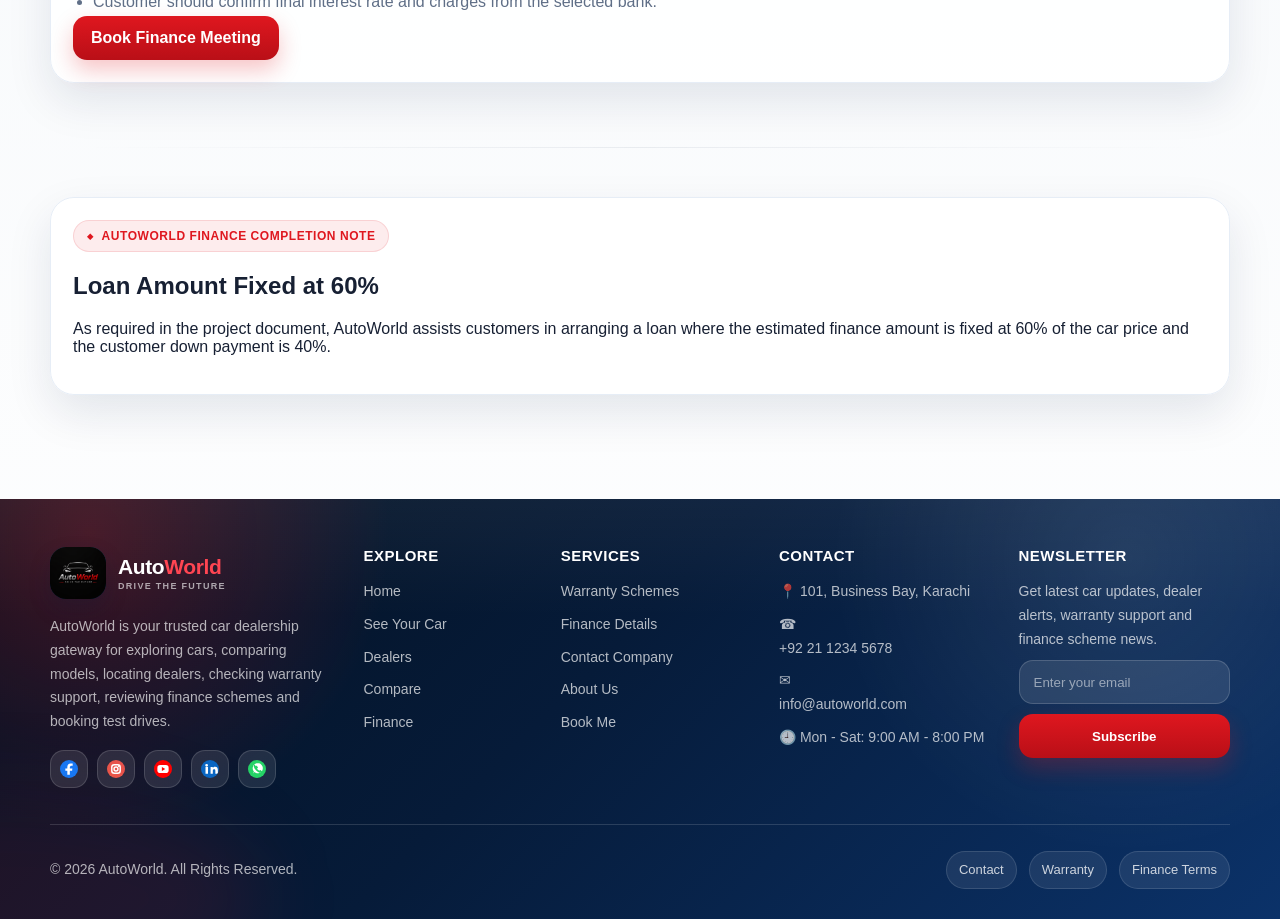
<file: finance-details.html>
<!DOCTYPE html>
<html lang="en">
<head><meta charset="UTF-8"><meta name="viewport" content="width=device-width, initial-scale=1.0"><title>Finance Details | AutoWorld</title><link rel="stylesheet" href="css/style.css"></head>
<body>
<div class="topbar"><div class="container topbar-inner"><div><span>📍 101, Business Bay, Karachi</span><span>☎ <a href="tel:+922112345678">+92 21 1234 5678</a></span></div><div><span>Detailed finance schemes</span><div class="social-menu" aria-label="AutoWorld social links">
  <a class="social-mini" href="https://www.facebook.com/autoworld" target="_blank" rel="noopener noreferrer" aria-label="Facebook"><img src="assets/icon-facebook.svg" alt="Facebook"></a>
  <a class="social-mini" href="https://www.instagram.com/autoworld" target="_blank" rel="noopener noreferrer" aria-label="Instagram"><img src="assets/icon-instagram.svg" alt="Instagram"></a>
  <a class="social-mini" href="https://www.youtube.com/@autoworld" target="_blank" rel="noopener noreferrer" aria-label="YouTube"><img src="assets/icon-youtube.svg" alt="YouTube"></a>
  <a class="social-mini" href="https://www.linkedin.com/company/autoworld" target="_blank" rel="noopener noreferrer" aria-label="LinkedIn"><img src="assets/icon-linkedin.svg" alt="LinkedIn"></a>
  <a class="social-mini whatsapp" href="https://wa.me/922112345678" target="_blank" rel="noopener noreferrer" aria-label="WhatsApp"><img src="assets/icon-whatsapp.svg" alt="WhatsApp"></a>
</div></div></div></div>
<header class="site-header"><div class="container nav-wrap"><a class="brand brand-with-text" href="index.html"><span class="brand-mark"><img src="assets/logo.png" alt="AutoWorld logo"></span><span class="brand-copy"><strong><span>Auto</span><em>World</em></strong><small>DRIVE THE FUTURE</small></span></a><nav class="nav-links" id="navLinks"><a href="index.html">Home</a><a href="see-your-car.html">See Your Car</a><a href="dealers.html">Dealers</a><a href="compare.html">Compare</a><a class="active" href="finance.html">Finance</a><a href="warranty.html">Warranty</a><a href="about.html">About</a><a href="contact.html">Contact</a><a href="book-me.html">Book Me</a></nav><div class="nav-actions"><a class="btn btn-red" href="book-me.html">Book a Test Drive</a><button class="menu-btn" id="menuBtn">☰</button></div></div></header>
<section class="page-related-strip strip-finance" aria-label="Finance Scheme Details">
  <div class="page-related-fade left"></div>
  <div class="page-related-inner">
    <div class="page-related-line">
          <span><strong>Maximum Amount</strong> 60 percent of car price</span>
          <span><strong>Interest Rate</strong> bank-wise scheme</span>
          <span><strong>Repayment Duration</strong> flexible monthly plan</span>
          <span><strong>Installment Guide</strong> estimated EMI table</span>
          <span><strong>Terms & Conditions</strong> clear buying guidance</span>
          <span><strong>Apply Support</strong> book a finance meeting</span>
          <span><strong>Maximum Amount</strong> 60 percent of car price</span>
          <span><strong>Interest Rate</strong> bank-wise scheme</span>
          <span><strong>Repayment Duration</strong> flexible monthly plan</span>
          <span><strong>Installment Guide</strong> estimated EMI table</span>
          <span><strong>Terms & Conditions</strong> clear buying guidance</span>
          <span><strong>Apply Support</strong> book a finance meeting</span>
    </div>
  </div>
  <div class="page-related-fade right"></div>
</section>
<main>
<section class="page-hero finance-detail-hero"><div class="container"><span class="eyebrow">Finance Scheme Details</span><h1>Bank / Organization Finance Information</h1><p>Review maximum finance amount, interest rate, duration, installment estimate and terms before applying.</p></div></section>

<section class="section">
  <div class="container finance-detail-layout">
    <aside class="finance-bank-menu enhanced-card">
      <h2>Finance Partners</h2>
      <p>Click any bank to view detailed finance scheme.</p>
      <a href="finance-details.html?bank=hbl" data-bank-link="hbl">HBL Auto Finance</a>
      <a href="finance-details.html?bank=meezan" data-bank-link="meezan">Meezan Car Ijarah</a>
      <a href="finance-details.html?bank=alfalah" data-bank-link="alfalah">Bank Alfalah Auto Loan</a>
      <a href="finance-details.html?bank=faysal" data-bank-link="faysal">Faysal Bank Car Finance</a>
    </aside>

    <div class="finance-detail-card enhanced-card" data-finance-detail>
      <h2>Loading finance scheme...</h2>
    </div>
  </div>
</section>

<section class="section">
  <div class="container">
    <div class="terms-card enhanced-card">
      <h2>General Finance Conditions</h2>
      <ul class="terms-list">
        <li>Loan support is estimated up to 60% of the selected car price.</li>
        <li>Customer down payment is estimated as 40% of the car price.</li>
        <li>Final approval depends on bank verification, income proof and documents.</li>
        <li>Installments shown on this website are project estimates for guidance.</li>
        <li>Customer should confirm final interest rate and charges from the selected bank.</li>
      </ul>
      <a class="btn btn-red" href="book-me.html">Book Finance Meeting</a>
    </div>
  </div>
</section>

<section class="section">
  <div class="container">
    <div class="terms-card enhanced-card">
      <span class="premium-label">AutoWorld Finance Completion Note</span>
      <h2>Loan Amount Fixed at 60%</h2>
      <p>As required in the project document, AutoWorld assists customers in arranging a loan where the estimated finance amount is fixed at 60% of the car price and the customer down payment is 40%.</p>
    </div>
  </div>
</section>

</main>
<footer class="footer premium-footer clean-premium-footer">
    <div class="container footer-grid clean-footer-grid">
      <div class="footer-brand">
        <div class="footer-logo-text">
          <span class="brand-mark"><img src="assets/logo.png" alt="AutoWorld logo"></span>
          <span class="brand-copy"><strong><span>Auto</span><em>World</em></strong><small>DRIVE THE FUTURE</small></span>
        </div>
        <p>AutoWorld is your trusted car dealership gateway for exploring cars, comparing models, locating dealers, checking warranty support, reviewing finance schemes and booking test drives.</p>
        <div class="socials" aria-label="Follow AutoWorld">
          <a class="social-link" href="https://www.facebook.com/autoworld" target="_blank" rel="noopener noreferrer" aria-label="Facebook"><img src="assets/icon-facebook.svg" alt="Facebook"></a>
          <a class="social-link" href="https://www.instagram.com/autoworld" target="_blank" rel="noopener noreferrer" aria-label="Instagram"><img src="assets/icon-instagram.svg" alt="Instagram"></a>
          <a class="social-link" href="https://www.youtube.com/@autoworld" target="_blank" rel="noopener noreferrer" aria-label="YouTube"><img src="assets/icon-youtube.svg" alt="YouTube"></a>
          <a class="social-link" href="https://www.linkedin.com/company/autoworld" target="_blank" rel="noopener noreferrer" aria-label="LinkedIn"><img src="assets/icon-linkedin.svg" alt="LinkedIn"></a>
          <a class="social-link whatsapp" href="https://wa.me/922112345678" target="_blank" rel="noopener noreferrer" aria-label="WhatsApp"><img src="assets/icon-whatsapp.svg" alt="WhatsApp"></a>
        </div>
      </div>

      <div class="footer-col"><h4>Explore</h4><a href="index.html">Home</a><a href="see-your-car.html">See Your Car</a><a href="dealers.html">Dealers</a><a href="compare.html">Compare</a><a href="finance.html">Finance</a></div>
      <div class="footer-col"><h4>Services</h4><a href="warranty.html">Warranty Schemes</a><a href="finance-details.html">Finance Details</a><a href="contact.html">Contact Company</a><a href="about.html">About Us</a><a href="book-me.html">Book Me</a></div>
      <div class="footer-col footer-contact"><h4>Contact</h4><p>📍 101, Business Bay, Karachi</p><p>☎ <a href="tel:+922112345678">+92 21 1234 5678</a></p><p>✉ <a href="mailto:info@autoworld.com">info@autoworld.com</a></p><p>🕘 Mon - Sat: 9:00 AM - 8:00 PM</p></div>
      <div class="footer-col"><h4>Newsletter</h4><p>Get latest car updates, dealer alerts, warranty support and finance scheme news.</p><form data-save-form class="newsletter"><input type="email" placeholder="Enter your email" required><button class="btn btn-red">Subscribe</button><div class="notice"></div></form></div>
    </div>

    <div class="container premium-footer-bottom">
      <p>© 2026 AutoWorld. All Rights Reserved.</p>
      <div class="footer-bottom-links">
        <a href="contact.html">Contact</a>
        <a href="warranty.html">Warranty</a>
        <a href="finance-details.html">Finance Terms</a>
      </div>
    </div>
  </footer>
<script src="js/script.js"></script></body></html>
</file>
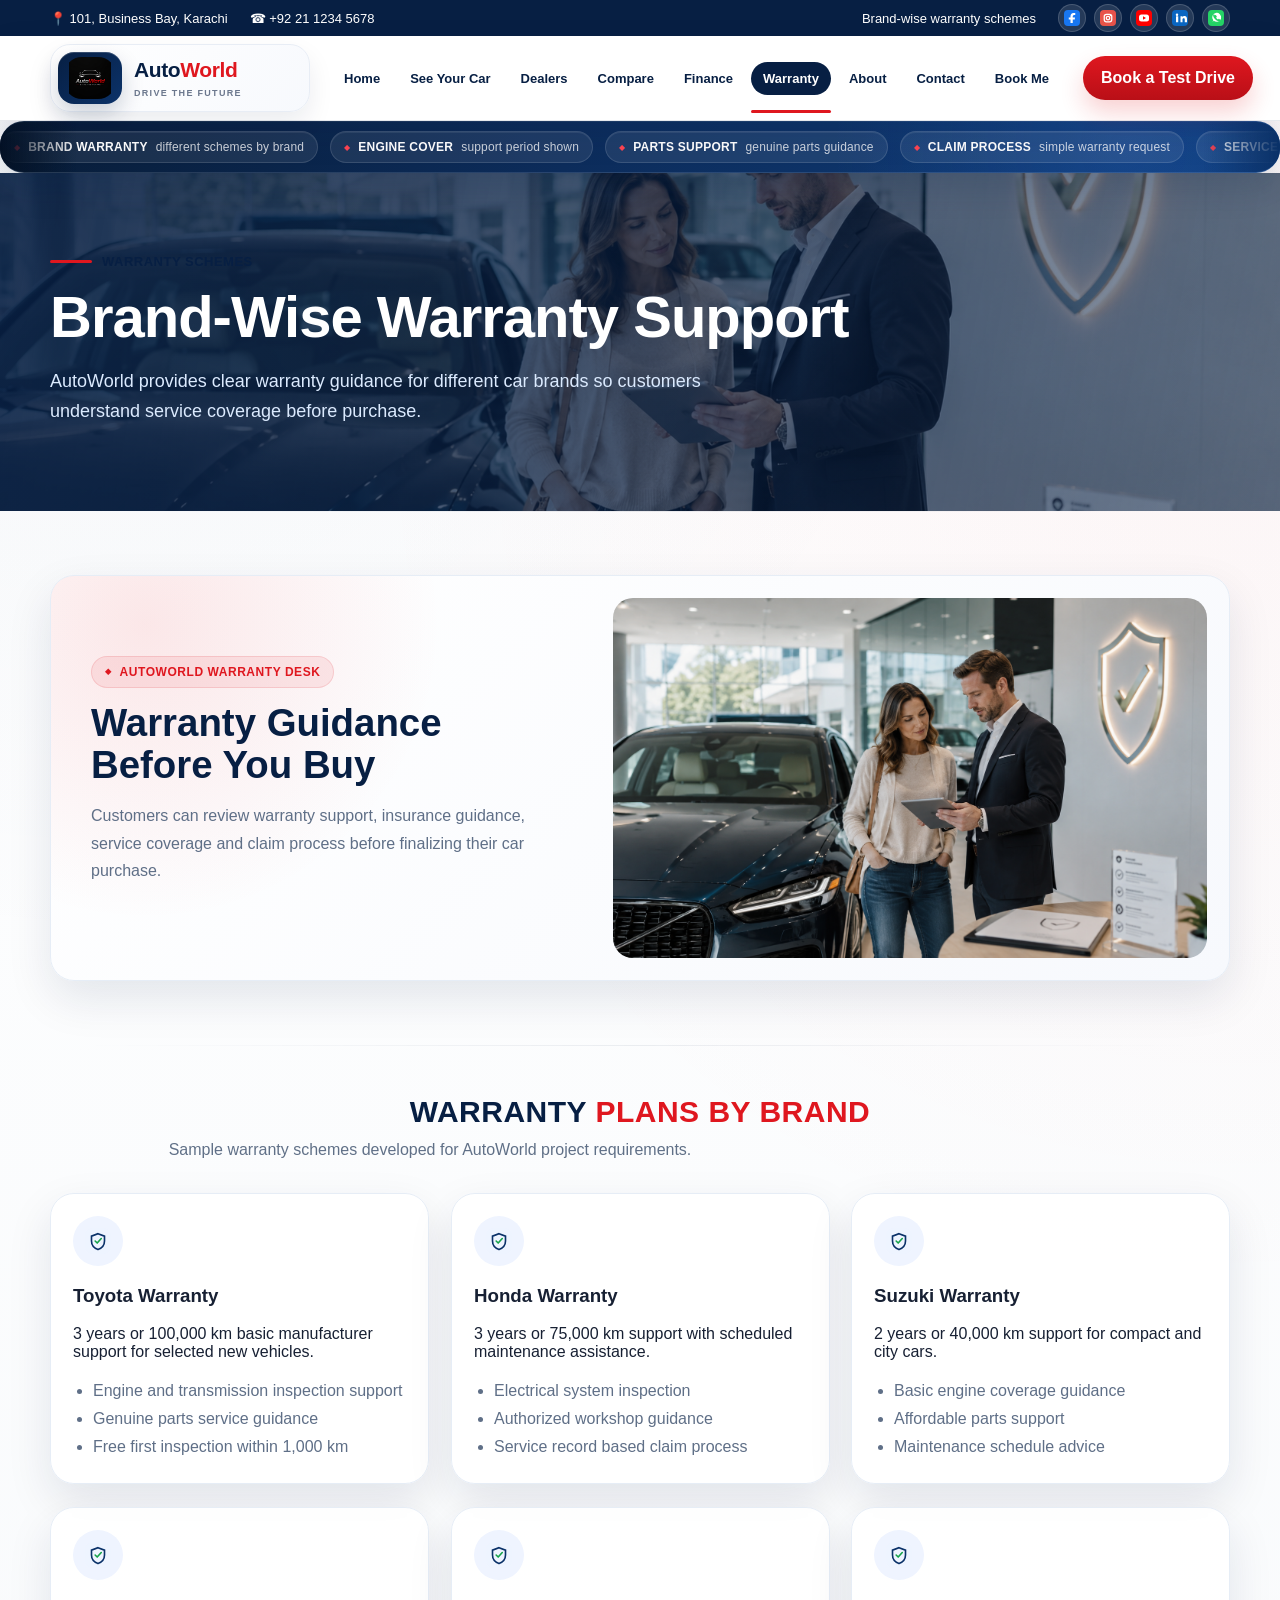
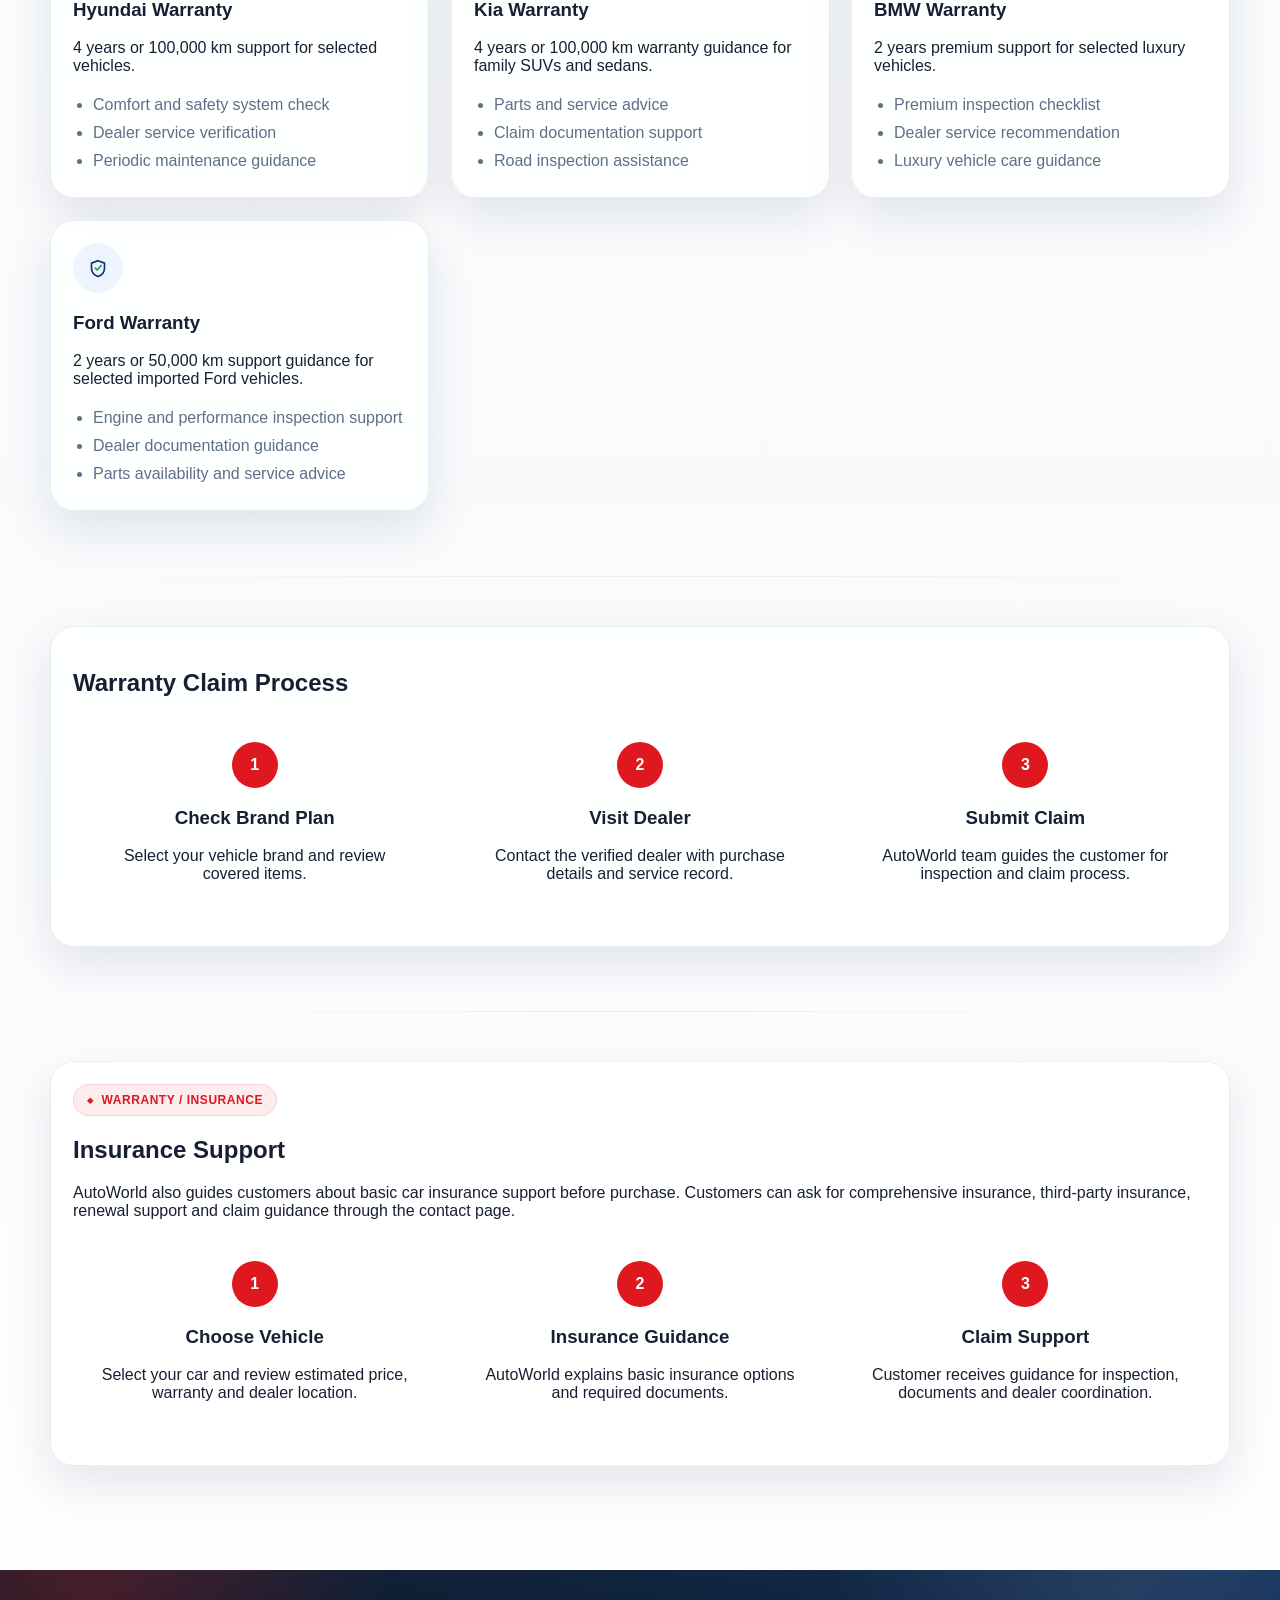
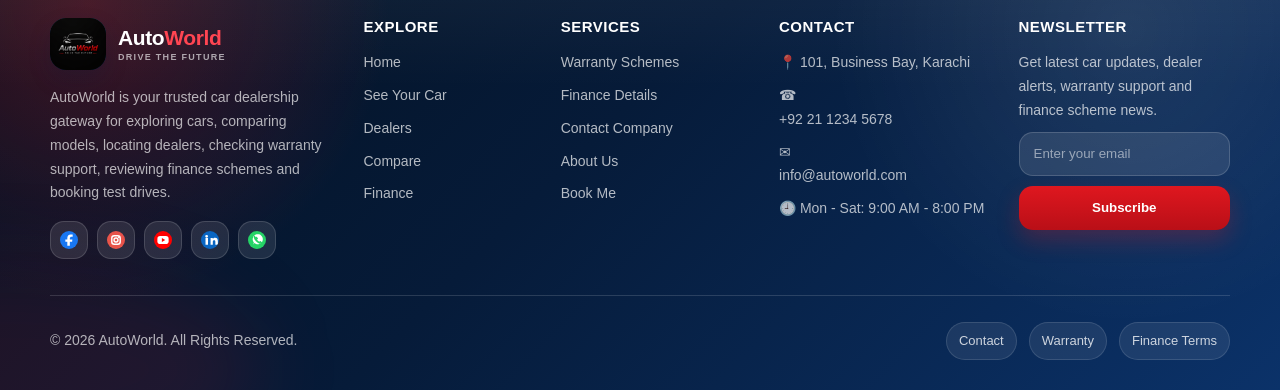
<file: warranty.html>
<!DOCTYPE html>
<html lang="en">
<head><meta charset="UTF-8"><meta name="viewport" content="width=device-width, initial-scale=1.0"><title>Warranty | AutoWorld</title><link rel="stylesheet" href="css/style.css"></head>
<body>
<div class="topbar"><div class="container topbar-inner"><div><span>📍 101, Business Bay, Karachi</span><span>☎ <a href="tel:+922112345678">+92 21 1234 5678</a></span></div><div><span>Brand-wise warranty schemes</span><div class="social-menu" aria-label="AutoWorld social links">
  <a class="social-mini" href="https://www.facebook.com/autoworld" target="_blank" rel="noopener noreferrer" aria-label="Facebook"><img src="assets/icon-facebook.svg" alt="Facebook"></a>
  <a class="social-mini" href="https://www.instagram.com/autoworld" target="_blank" rel="noopener noreferrer" aria-label="Instagram"><img src="assets/icon-instagram.svg" alt="Instagram"></a>
  <a class="social-mini" href="https://www.youtube.com/@autoworld" target="_blank" rel="noopener noreferrer" aria-label="YouTube"><img src="assets/icon-youtube.svg" alt="YouTube"></a>
  <a class="social-mini" href="https://www.linkedin.com/company/autoworld" target="_blank" rel="noopener noreferrer" aria-label="LinkedIn"><img src="assets/icon-linkedin.svg" alt="LinkedIn"></a>
  <a class="social-mini whatsapp" href="https://wa.me/922112345678" target="_blank" rel="noopener noreferrer" aria-label="WhatsApp"><img src="assets/icon-whatsapp.svg" alt="WhatsApp"></a>
</div></div></div></div>
<header class="site-header"><div class="container nav-wrap"><a class="brand brand-with-text" href="index.html"><span class="brand-mark"><img src="assets/logo.png" alt="AutoWorld logo"></span><span class="brand-copy"><strong><span>Auto</span><em>World</em></strong><small>DRIVE THE FUTURE</small></span></a><nav class="nav-links" id="navLinks"><a href="index.html">Home</a><a href="see-your-car.html">See Your Car</a><a href="dealers.html">Dealers</a><a href="compare.html">Compare</a><a href="finance.html">Finance</a><a class="active" href="warranty.html">Warranty</a><a href="about.html">About</a><a href="contact.html">Contact</a><a href="book-me.html">Book Me</a></nav><div class="nav-actions"><a class="btn btn-red" href="book-me.html">Book a Test Drive</a><button class="menu-btn" id="menuBtn">☰</button></div></div></header>
<section class="page-related-strip strip-warranty" aria-label="Warranty Highlights">
  <div class="page-related-fade left"></div>
  <div class="page-related-inner">
    <div class="page-related-line">
          <span><strong>Brand Warranty</strong> different schemes by brand</span>
          <span><strong>Engine Cover</strong> support period shown</span>
          <span><strong>Parts Support</strong> genuine parts guidance</span>
          <span><strong>Claim Process</strong> simple warranty request</span>
          <span><strong>Service Interval</strong> inspection guidance</span>
          <span><strong>After-Sale Care</strong> customer support details</span>
          <span><strong>Brand Warranty</strong> different schemes by brand</span>
          <span><strong>Engine Cover</strong> support period shown</span>
          <span><strong>Parts Support</strong> genuine parts guidance</span>
          <span><strong>Claim Process</strong> simple warranty request</span>
          <span><strong>Service Interval</strong> inspection guidance</span>
          <span><strong>After-Sale Care</strong> customer support details</span>
    </div>
  </div>
  <div class="page-related-fade right"></div>
</section>
<main>
<section class="page-hero warranty-hero"><div class="container"><span class="eyebrow">Warranty Schemes</span><h1>Brand-Wise Warranty Support</h1><p>AutoWorld provides clear warranty guidance for different car brands so customers understand service coverage before purchase.</p></div></section>

<section class="section warranty-image-section">
  <div class="container">
    <div class="warranty-showcase enhanced-card">
      <div class="warranty-showcase-copy">
        <span class="premium-label">AutoWorld Warranty Desk</span>
        <h2>Warranty Guidance Before You Buy</h2>
        <p>Customers can review warranty support, insurance guidance, service coverage and claim process before finalizing their car purchase.</p>
      </div>
      <div class="warranty-showcase-image">
        <img src="assets/warranty-page-image.png" alt="AutoWorld warranty consultation">
      </div>
    </div>
  </div>
</section>

<section class="section">
  <div class="container">
    <div class="section-title"><h2>Warranty <span>Plans by Brand</span></h2><p>Sample warranty schemes developed for AutoWorld project requirements.</p></div>
    <div class="warranty-grid">
      <article class="warranty-card enhanced-card"><span class="tool-icon"><img src="assets/icon-shield.svg" alt="Warranty"></span><h3>Toyota Warranty</h3><p>3 years or 100,000 km basic manufacturer support for selected new vehicles.</p><ul><li>Engine and transmission inspection support</li><li>Genuine parts service guidance</li><li>Free first inspection within 1,000 km</li></ul></article>
      <article class="warranty-card enhanced-card"><span class="tool-icon"><img src="assets/icon-shield.svg" alt="Warranty"></span><h3>Honda Warranty</h3><p>3 years or 75,000 km support with scheduled maintenance assistance.</p><ul><li>Electrical system inspection</li><li>Authorized workshop guidance</li><li>Service record based claim process</li></ul></article>
      <article class="warranty-card enhanced-card"><span class="tool-icon"><img src="assets/icon-shield.svg" alt="Warranty"></span><h3>Suzuki Warranty</h3><p>2 years or 40,000 km support for compact and city cars.</p><ul><li>Basic engine coverage guidance</li><li>Affordable parts support</li><li>Maintenance schedule advice</li></ul></article>
      <article class="warranty-card enhanced-card"><span class="tool-icon"><img src="assets/icon-shield.svg" alt="Warranty"></span><h3>Hyundai Warranty</h3><p>4 years or 100,000 km support for selected vehicles.</p><ul><li>Comfort and safety system check</li><li>Dealer service verification</li><li>Periodic maintenance guidance</li></ul></article>
      <article class="warranty-card enhanced-card"><span class="tool-icon"><img src="assets/icon-shield.svg" alt="Warranty"></span><h3>Kia Warranty</h3><p>4 years or 100,000 km warranty guidance for family SUVs and sedans.</p><ul><li>Parts and service advice</li><li>Claim documentation support</li><li>Road inspection assistance</li></ul></article>
      <article class="warranty-card enhanced-card"><span class="tool-icon"><img src="assets/icon-shield.svg" alt="Warranty"></span><h3>BMW Warranty</h3><p>2 years premium support for selected luxury vehicles.</p><ul><li>Premium inspection checklist</li><li>Dealer service recommendation</li><li>Luxury vehicle care guidance</li></ul></article>
    <article class="warranty-card enhanced-card"><span class="tool-icon"><img src="assets/icon-shield.svg" alt="Warranty"></span><h3>Ford Warranty</h3><p>2 years or 50,000 km support guidance for selected imported Ford vehicles.</p><ul><li>Engine and performance inspection support</li><li>Dealer documentation guidance</li><li>Parts availability and service advice</li></ul></article></div>
  </div>
</section>

<section class="section">
  <div class="container">
    <div class="terms-card enhanced-card">
      <h2>Warranty Claim Process</h2>
      <div class="process-grid">
        <div><span>1</span><h3>Check Brand Plan</h3><p>Select your vehicle brand and review covered items.</p></div>
        <div><span>2</span><h3>Visit Dealer</h3><p>Contact the verified dealer with purchase details and service record.</p></div>
        <div><span>3</span><h3>Submit Claim</h3><p>AutoWorld team guides the customer for inspection and claim process.</p></div>
      </div>
    </div>
  </div>
</section>

<section class="section">
  <div class="container">
    <div class="terms-card enhanced-card insurance-support-card">
      <span class="premium-label">Warranty / Insurance</span>
      <h2>Insurance Support</h2>
      <p>AutoWorld also guides customers about basic car insurance support before purchase. Customers can ask for comprehensive insurance, third-party insurance, renewal support and claim guidance through the contact page.</p>
      <div class="process-grid">
        <div><span>1</span><h3>Choose Vehicle</h3><p>Select your car and review estimated price, warranty and dealer location.</p></div>
        <div><span>2</span><h3>Insurance Guidance</h3><p>AutoWorld explains basic insurance options and required documents.</p></div>
        <div><span>3</span><h3>Claim Support</h3><p>Customer receives guidance for inspection, documents and dealer coordination.</p></div>
      </div>
    </div>
  </div>
</section>

</main>
<footer class="footer premium-footer clean-premium-footer">
    <div class="container footer-grid clean-footer-grid">
      <div class="footer-brand">
        <div class="footer-logo-text">
          <span class="brand-mark"><img src="assets/logo.png" alt="AutoWorld logo"></span>
          <span class="brand-copy"><strong><span>Auto</span><em>World</em></strong><small>DRIVE THE FUTURE</small></span>
        </div>
        <p>AutoWorld is your trusted car dealership gateway for exploring cars, comparing models, locating dealers, checking warranty support, reviewing finance schemes and booking test drives.</p>
        <div class="socials" aria-label="Follow AutoWorld">
          <a class="social-link" href="https://www.facebook.com/autoworld" target="_blank" rel="noopener noreferrer" aria-label="Facebook"><img src="assets/icon-facebook.svg" alt="Facebook"></a>
          <a class="social-link" href="https://www.instagram.com/autoworld" target="_blank" rel="noopener noreferrer" aria-label="Instagram"><img src="assets/icon-instagram.svg" alt="Instagram"></a>
          <a class="social-link" href="https://www.youtube.com/@autoworld" target="_blank" rel="noopener noreferrer" aria-label="YouTube"><img src="assets/icon-youtube.svg" alt="YouTube"></a>
          <a class="social-link" href="https://www.linkedin.com/company/autoworld" target="_blank" rel="noopener noreferrer" aria-label="LinkedIn"><img src="assets/icon-linkedin.svg" alt="LinkedIn"></a>
          <a class="social-link whatsapp" href="https://wa.me/922112345678" target="_blank" rel="noopener noreferrer" aria-label="WhatsApp"><img src="assets/icon-whatsapp.svg" alt="WhatsApp"></a>
        </div>
      </div>

      <div class="footer-col"><h4>Explore</h4><a href="index.html">Home</a><a href="see-your-car.html">See Your Car</a><a href="dealers.html">Dealers</a><a href="compare.html">Compare</a><a href="finance.html">Finance</a></div>
      <div class="footer-col"><h4>Services</h4><a href="warranty.html">Warranty Schemes</a><a href="finance-details.html">Finance Details</a><a href="contact.html">Contact Company</a><a href="about.html">About Us</a><a href="book-me.html">Book Me</a></div>
      <div class="footer-col footer-contact"><h4>Contact</h4><p>📍 101, Business Bay, Karachi</p><p>☎ <a href="tel:+922112345678">+92 21 1234 5678</a></p><p>✉ <a href="mailto:info@autoworld.com">info@autoworld.com</a></p><p>🕘 Mon - Sat: 9:00 AM - 8:00 PM</p></div>
      <div class="footer-col"><h4>Newsletter</h4><p>Get latest car updates, dealer alerts, warranty support and finance scheme news.</p><form data-save-form class="newsletter"><input type="email" placeholder="Enter your email" required><button class="btn btn-red">Subscribe</button><div class="notice"></div></form></div>
    </div>

    <div class="container premium-footer-bottom">
      <p>© 2026 AutoWorld. All Rights Reserved.</p>
      <div class="footer-bottom-links">
        <a href="contact.html">Contact</a>
        <a href="warranty.html">Warranty</a>
        <a href="finance-details.html">Finance Terms</a>
      </div>
    </div>
  </footer>
<script src="js/script.js"></script></body></html>
</file>
<file: css/style.css>
:root{
  --navy:#071f43;--navy2:#0c2d5d;--red:#df171f;--red2:#b90f17;--bg:#f5f7fb;--card:#fff;--text:#172033;--muted:#667085;--line:#e6eaf0;--shadow:0 16px 40px rgba(7,31,67,.10);--soft:0 8px 24px rgba(7,31,67,.07);--radius:18px;
}
*{box-sizing:border-box}html{scroll-behavior:smooth}body{margin:0;font-family:Segoe UI,Arial,sans-serif;background:var(--bg);color:var(--text)}a{color:inherit;text-decoration:none}img{max-width:100%;display:block}button,input,select,textarea{font-family:inherit}.container{width:min(1180px,92%);margin:auto}.topbar{background:var(--navy);color:#fff;font-size:13px}.topbar-inner{height:36px;display:flex;align-items:center;justify-content:space-between;gap:16px}.topbar-inner>div{display:flex;align-items:center;gap:22px;flex-wrap:wrap}.social-mini{width:22px;height:22px;border-radius:50%;display:inline-grid;place-items:center;background:rgba(255,255,255,.13);font-size:12px}.site-header{position:sticky;top:0;z-index:90;background:rgba(255,255,255,.88);backdrop-filter:blur(16px);border-bottom:1px solid rgba(255,255,255,.65);box-shadow:0 10px 28px rgba(7,31,67,.08);animation:drop .55s ease both}@keyframes drop{from{opacity:0;transform:translateY(-14px)}to{opacity:1;transform:translateY(0)}}.nav-wrap{height:84px;display:flex;align-items:center;justify-content:space-between;gap:20px}.brand{display:flex;align-items:center}.brand img{width:172px;height:62px;object-fit:contain;border-radius:10px}.nav-links{display:flex;align-items:center;gap:24px;font-size:15px;font-weight:700}.nav-links a{position:relative;color:#071f43}.nav-links a:after{content:"";position:absolute;left:0;right:auto;bottom:-18px;width:0;height:3px;background:var(--red);border-radius:99px;transition:.25s}.nav-links a:hover:after,.nav-links a.active:after{width:100%}.nav-links a.active{color:var(--red)}.nav-actions{display:flex;align-items:center;gap:12px}.menu-btn{display:none;border:0;background:var(--navy);color:#fff;width:44px;height:44px;border-radius:10px;font-size:22px}.btn{border:0;border-radius:10px;padding:13px 22px;font-weight:800;display:inline-flex;align-items:center;justify-content:center;gap:10px;cursor:pointer;transition:.25s;white-space:nowrap}.btn:hover{transform:translateY(-2px)}.btn-red{background:linear-gradient(180deg,var(--red),var(--red2));color:#fff;box-shadow:0 10px 22px rgba(223,23,31,.25)}.btn-white{background:#fff;color:var(--navy);border:1px solid #d7dee9}.btn-navy{background:var(--navy);color:#fff}.enhanced-card{background:rgba(255,255,255,.84);border:1px solid rgba(255,255,255,.8);border-radius:var(--radius);box-shadow:var(--soft);backdrop-filter:blur(14px)}
.hero-video-section{position:relative;min-height:560px;overflow:hidden;display:flex;align-items:center}.hero-video{position:absolute;inset:0;width:100%;height:100%;object-fit:cover;z-index:0}.hero-shade{position:absolute;inset:0;z-index:1;background:linear-gradient(90deg,rgba(245,247,251,.94) 0%,rgba(245,247,251,.76) 34%,rgba(245,247,251,.12) 67%,rgba(7,31,67,.20) 100%)}.hero-content{position:relative;z-index:2}.direct-hero-text{max-width:620px;margin-left:max(4%,calc((100vw - 1180px)/2));padding:28px 0}.eyebrow{display:inline-flex;align-items:center;gap:10px;text-transform:uppercase;font-weight:900;color:var(--navy);font-size:13px;letter-spacing:.5px}.eyebrow:before{content:"";display:inline-block;width:42px;height:3px;background:var(--red);border-radius:10px}.hero h1,.page-hero h1{font-size:58px;line-height:1.05;margin:18px 0 16px;color:var(--navy);letter-spacing:-1px}.hero h1 span,.section-title span,.page-hero h1 span{color:var(--red)}.hero p{font-size:18px;line-height:1.65;color:#25334d;max-width:580px}.hero-buttons{display:flex;gap:14px;flex-wrap:wrap;margin-top:24px}.trust-floating{margin-top:-45px;position:relative;z-index:5}.trust-strip{padding:18px 26px;display:grid;grid-template-columns:repeat(4,1fr);gap:18px}.trust-item{display:flex;align-items:center;gap:13px}.trust-item span{width:42px;height:42px;border-radius:14px;display:grid;place-items:center;background:#f2f6fb;color:var(--navy);font-size:20px}.trust-item strong{display:block;color:var(--navy);font-size:14px}.trust-item small{color:var(--muted)}.search-panel{padding:28px 0 20px}.search-box{display:grid;grid-template-columns:repeat(4,1fr) 170px;gap:14px;padding:18px}.input-card{display:flex;gap:12px;align-items:center;background:#fff;border:1px solid var(--line);border-radius:14px;padding:12px 14px}.input-card span{font-size:23px}.input-card label{width:100%;font-size:12px;font-weight:900;color:var(--navy)}.input-card select,.inventory-filter input,.inventory-filter select,.dealer-search select,.dealer-widget select,.booking-form input,.booking-form select,.booking-form textarea,.newsletter input,.calculator-card input,.calculator-card select,.compare-selector select{width:100%;border:0;background:transparent;color:var(--muted);outline:0;padding-top:3px}.section{padding:58px 0}.section-title{text-align:center;margin-bottom:28px}.section-title.split{text-align:left;display:flex;align-items:end;justify-content:space-between;gap:20px}.section-title h2{margin:0;color:var(--navy);font-size:30px;text-transform:uppercase;letter-spacing:.5px}.section-title p{margin:8px 0 0;color:var(--muted)}.need-grid{display:grid;grid-template-columns:repeat(4,1fr);gap:18px}.need-card{position:relative;min-height:185px;padding:22px;overflow:hidden;display:flex;flex-direction:column;justify-content:space-between;transition:.25s}.need-card:hover,.car-card:hover,.tool-card:hover{transform:translateY(-5px);box-shadow:var(--shadow)}.need-card h3{margin:0 0 6px;color:var(--navy)}.need-card p{margin:0;color:var(--muted);font-size:14px;line-height:1.45}.need-card img{position:absolute;right:10px;bottom:8px;width:170px;height:90px;object-fit:cover;border-radius:16px;filter:drop-shadow(0 14px 16px rgba(7,31,67,.16))}.icon-round,.tool-icon{width:50px;height:50px;border-radius:50%;display:grid;place-items:center;font-size:22px;margin-bottom:12px;background:#eff4ff;color:var(--navy)}.purple{background:#f3e8ff}.blue{background:#e8f1ff}.green{background:#e7f8ee}.red-soft{background:#ffecef;color:var(--red)}.home-feature-layout{display:grid;grid-template-columns:1fr 360px;gap:22px}.car-grid{display:grid;grid-template-columns:repeat(3,1fr);gap:18px}.car-card{background:#fff;border:1px solid var(--line);border-radius:18px;padding:15px;position:relative;box-shadow:var(--soft);transition:.25s;overflow:hidden}.car-card .tag{position:absolute;top:14px;left:14px;background:var(--red);color:#fff;border-radius:6px;padding:5px 8px;font-size:11px;font-weight:900;z-index:2}.car-card img{width:100%;height:145px;object-fit:cover;border-radius:14px;margin-bottom:14px}.car-card h3{margin:0 0 7px;color:var(--navy);font-size:17px}.price{color:var(--red);font-weight:900;margin-bottom:10px}.specs{display:grid;gap:7px;color:#536176;font-size:13px}.card-footer{display:flex;justify-content:space-between;align-items:center;margin-top:14px}.small-btn{border:1px solid var(--line);background:#f8fafc;border-radius:9px;padding:9px 12px;color:var(--navy);font-weight:800;cursor:pointer}.dealer-widget{background:linear-gradient(135deg,#061a39,#0b3269);color:#fff;padding:26px}.dealer-widget h3{font-size:24px;margin:8px 0}.dealer-widget p{color:#dbeafe;line-height:1.55}.pin{font-size:34px}.dealer-widget form{display:grid;gap:12px}.dealer-widget select{background:#fff;border-radius:10px;padding:12px;color:#526173}.result-box{display:none;margin-top:12px;padding:12px;border-radius:12px;background:rgba(255,255,255,.12);color:#fff;line-height:1.5}.result-box.show{display:block}.tool-grid{display:grid;grid-template-columns:repeat(3,1fr);gap:22px}.tool-card{padding:28px;transition:.25s}.tool-card h3{margin:0 0 10px;color:var(--navy);font-size:23px}.tool-card p{color:var(--muted);line-height:1.6}.tool-card ul{padding-left:20px;color:#334155;line-height:1.9}.why-grid{padding:22px;display:grid;grid-template-columns:repeat(6,1fr);gap:16px}.why-grid div{text-align:center;border-right:1px solid var(--line);padding:8px 10px}.why-grid div:last-child{border-right:0}.why-grid span{display:block;font-size:25px;margin-bottom:7px}.why-grid strong{display:block;color:var(--navy);font-size:14px}.why-grid small{color:var(--muted)}.review-grid{display:grid;grid-template-columns:repeat(3,1fr);gap:22px}.review-card{padding:23px}.review-head{display:flex;align-items:center;gap:14px;margin-bottom:14px}.review-head img{width:58px;height:58px;border-radius:50%;object-fit:cover}.review-head strong{display:block;color:var(--navy)}.review-head small{color:var(--muted)}.review-card p{color:#3c4a60;line-height:1.55}.review-card span{color:var(--red);font-weight:900}.cta{background:linear-gradient(100deg,#071f43,#0c356d);color:#fff;padding:30px 36px;display:flex;align-items:center;justify-content:space-between;gap:25px}.cta h2{font-size:30px;margin:0 0 8px}.cta p{color:#dbeafe;margin:0}.footer{background:#061a39;color:#dbeafe;margin-top:30px}.footer-grid{display:grid;grid-template-columns:1.4fr 1fr 1fr 1.2fr 1.2fr;gap:34px;padding:48px 0 30px}.footer h4{color:#fff;margin:0 0 14px}.footer a,.footer p{display:block;color:#dbeafe;margin:8px 0;font-size:14px;line-height:1.55}.footer-brand img{width:170px;border-radius:12px;margin-bottom:16px}.socials{display:flex;gap:10px}.socials span{width:34px;height:34px;border-radius:50%;background:rgba(255,255,255,.12);display:grid;place-items:center}.newsletter{display:grid;gap:10px}.newsletter input{background:#fff;border-radius:8px;padding:12px}.footer-bottom{border-top:1px solid rgba(255,255,255,.12);padding:18px 0;display:flex;justify-content:space-between;color:#b9c9df;font-size:14px}.notice{display:none;background:#dcfce7;color:#166534;padding:10px;border-radius:10px;font-size:13px}.notice.show{display:block}.small-footer{margin-top:0}.page-hero{padding:88px 0;background:linear-gradient(100deg,rgba(7,31,67,.88),rgba(7,31,67,.55)),url('https://images.unsplash.com/photo-1562141961-b5d4c1686a16?auto=format&fit=crop&w=1600&q=80') center/cover;color:#fff}.page-hero h1{color:#fff;margin-bottom:10px}.page-hero p{max-width:620px;color:#dbeafe;font-size:18px;line-height:1.6}.inventory-hero{background-image:linear-gradient(100deg,rgba(7,31,67,.9),rgba(7,31,67,.48)),url('https://images.unsplash.com/photo-1542362567-b07e54358753?auto=format&fit=crop&w=1600&q=80')}.dealers-hero{background-image:linear-gradient(100deg,rgba(7,31,67,.9),rgba(7,31,67,.48)),url('https://images.unsplash.com/photo-1562141961-b5d4c1686a16?auto=format&fit=crop&w=1600&q=80')}.compare-hero{background-image:linear-gradient(100deg,rgba(7,31,67,.9),rgba(7,31,67,.48)),url('https://images.unsplash.com/photo-1533473359331-0135ef1b58bf?auto=format&fit=crop&w=1600&q=80')}.finance-hero{background-image:linear-gradient(100deg,rgba(7,31,67,.9),rgba(7,31,67,.48)),url('https://images.unsplash.com/photo-1554224155-6726b3ff858f?auto=format&fit=crop&w=1600&q=80')}.book-hero{background-image:linear-gradient(100deg,rgba(7,31,67,.9),rgba(7,31,67,.48)),url('https://images.unsplash.com/photo-1610647752706-3bb12232b3ba?auto=format&fit=crop&w=1600&q=80')}.inventory-filter{display:grid;grid-template-columns:1.5fr repeat(3,1fr) 150px;gap:14px;padding:16px;margin-bottom:26px}.inventory-filter input,.inventory-filter select{background:#fff;border:1px solid var(--line);border-radius:12px;padding:13px;color:#526173}.inventory-grid{grid-template-columns:repeat(3,1fr)}.dealer-page-grid,.finance-layout,.about-layout,.booking-layout{display:grid;grid-template-columns:1fr 1fr;gap:24px}.dealer-search,.map-card,.calculator-card,.booking-info,.booking-form,.about-text,.about-image{padding:28px}.dealer-search h2,.calculator-card h2,.about-text h2,.booking-info h2{color:var(--navy);margin-top:0}.dealer-search form,.calculator-card{display:grid;gap:14px}.dealer-search select,.calculator-card input,.calculator-card select{background:#fff;border:1px solid var(--line);border-radius:12px;padding:13px}.map-placeholder{height:240px;border-radius:16px;background:linear-gradient(135deg,#e8eef7,#fff);display:grid;place-items:center;font-size:72px}.dealer-list-grid{display:grid;grid-template-columns:repeat(3,1fr);gap:18px}.dealer-location{padding:22px}.dealer-location h3{color:var(--navy);margin-top:0}.compare-selector{padding:18px;display:grid;grid-template-columns:repeat(3,1fr) 160px;gap:14px;margin-bottom:24px}.compare-selector select{background:#fff;border:1px solid var(--line);border-radius:12px;padding:13px}.compare-table-wrap{padding:22px;overflow:auto}.compare-table{width:100%;border-collapse:collapse;background:#fff;border-radius:12px;overflow:hidden}.compare-table th,.compare-table td{border:1px solid var(--line);padding:14px;text-align:left;vertical-align:top}.compare-table th{background:#f3f6fb;color:var(--navy)}.compare-table img{width:150px;height:90px;object-fit:cover;border-radius:12px}.bank-grid{display:grid;grid-template-columns:1fr 1fr;gap:18px}.bank-card{padding:24px}.bank-card h3{color:var(--navy);margin:0 0 8px}.bank-card span{color:var(--red);font-weight:900}.loan-result{background:#f8fafc;border:1px solid var(--line);border-radius:14px;padding:16px;line-height:1.8;display:none}.loan-result.show{display:block}.process-grid{display:grid;grid-template-columns:repeat(3,1fr);gap:18px}.process-grid>div{padding:25px;text-align:center}.process-grid span{width:46px;height:46px;border-radius:50%;display:grid;place-items:center;margin:auto auto 12px;background:var(--red);color:#fff;font-weight:900}.about-image img,.booking-info img{border-radius:16px;height:300px;width:100%;object-fit:cover}.stat-row{display:grid;grid-template-columns:repeat(3,1fr);gap:14px;margin-top:22px}.stat-row div{background:#f8fafc;border:1px solid var(--line);border-radius:14px;padding:14px;text-align:center}.stat-row strong{display:block;color:var(--red);font-size:26px}.stat-row span{color:var(--muted)}.booking-info ul{padding-left:20px;line-height:2;color:#334155}.booking-form .form-grid{display:grid;grid-template-columns:1fr 1fr;gap:14px}.booking-form input,.booking-form select,.booking-form textarea{background:#fff;border:1px solid var(--line);border-radius:12px;padding:14px;color:#526173}.booking-form .full{grid-column:1/-1}.full-btn{width:100%;margin-top:14px}.modal{position:fixed;inset:0;background:rgba(2,6,23,.70);display:none;align-items:center;justify-content:center;padding:20px;z-index:999}.modal.show{display:flex}.modal-card{width:min(850px,100%);background:#fff;border-radius:24px;box-shadow:var(--shadow);position:relative;padding:26px}.close-modal{position:absolute;right:18px;top:14px;border:0;background:#f1f5f9;border-radius:50%;width:38px;height:38px;font-size:25px;cursor:pointer}.modal-body{display:grid;grid-template-columns:1fr 1fr;gap:24px}.modal-body img{height:260px;width:100%;object-fit:cover;border-radius:16px}.detail-list{display:grid;gap:8px;margin:16px 0;color:#475569}.back-top{position:fixed;right:20px;bottom:20px;width:44px;height:44px;border-radius:12px;background:var(--navy);color:#fff;display:grid;place-items:center;z-index:80;box-shadow:var(--soft)}
@media(max-width:1050px){.nav-links{position:fixed;left:0;right:0;top:120px;background:#fff;display:none;flex-direction:column;align-items:flex-start;padding:18px 6%;box-shadow:var(--shadow);gap:0}.nav-links.open{display:flex}.nav-links a{padding:12px 0}.nav-links a:after{bottom:4px}.menu-btn{display:block}.topbar-inner{justify-content:center}.topbar-inner>div:last-child{display:none}.search-box{grid-template-columns:1fr 1fr}.search-btn{grid-column:1/-1}.need-grid,.why-grid{grid-template-columns:repeat(2,1fr)}.home-feature-layout,.dealer-page-grid,.finance-layout,.about-layout,.booking-layout{grid-template-columns:1fr}.car-grid,.inventory-grid,.tool-grid,.review-grid,.dealer-list-grid{grid-template-columns:repeat(2,1fr)}.footer-grid{grid-template-columns:1fr 1fr}.compare-selector,.inventory-filter{grid-template-columns:1fr 1fr}.why-grid div:nth-child(even){border-right:0}.direct-hero-text{margin-left:4%}.hero h1{font-size:48px}}
@media(max-width:650px){.brand img{width:135px;height:52px}.nav-wrap{height:74px}.nav-actions .btn{display:none}.hero-video-section{min-height:540px}.hero-shade{background:linear-gradient(90deg,rgba(245,247,251,.96),rgba(245,247,251,.75))}.hero h1,.page-hero h1{font-size:34px}.hero p,.page-hero p{font-size:16px}.trust-floating{margin-top:0;padding-top:16px}.trust-strip,.search-box,.need-grid,.car-grid,.inventory-grid,.tool-grid,.review-grid,.why-grid,.footer-grid,.dealer-list-grid,.bank-grid,.process-grid,.compare-selector,.inventory-filter,.booking-form .form-grid{grid-template-columns:1fr}.home-feature-layout{grid-template-columns:1fr}.section-title.split{display:block}.cta{display:block}.cta .hero-buttons{margin-top:18px}.footer-bottom{flex-direction:column;gap:10px;text-align:center}.modal-body{grid-template-columns:1fr}.topbar-inner>div:first-child{font-size:12px;gap:10px}.why-grid div{border-right:0;border-bottom:1px solid var(--line)}.why-grid div:last-child{border-bottom:0}}

/* User requested fixes: make need-card text readable and remove dark hero shadow */
.hero-video-section{
  box-shadow:none !important;
}
.hero-video{
  filter:none !important;
}
.hero-shade{
  background:linear-gradient(90deg, rgba(255,255,255,.80) 0%, rgba(255,255,255,.55) 38%, rgba(255,255,255,.12) 68%, rgba(255,255,255,0) 100%) !important;
}
.direct-hero-text,
.hero h1,
.hero p{
  text-shadow:none !important;
}
.need-card{
  min-height:190px !important;
  padding:24px !important;
  display:grid !important;
  grid-template-columns:1fr 132px !important;
  grid-template-rows:auto auto 1fr !important;
  gap:6px 14px !important;
  align-items:center !important;
}
.need-card .icon-round{
  grid-column:1 !important;
  grid-row:1 !important;
  margin-bottom:8px !important;
  position:relative !important;
  z-index:2 !important;
}
.need-card h3{
  grid-column:1 !important;
  grid-row:2 !important;
  position:relative !important;
  z-index:2 !important;
  font-size:19px !important;
  line-height:1.15 !important;
  white-space:normal !important;
}
.need-card p{
  grid-column:1 !important;
  grid-row:3 !important;
  position:relative !important;
  z-index:2 !important;
  font-size:14px !important;
  line-height:1.45 !important;
  color:#667085 !important;
  max-width:100% !important;
}
.need-card img{
  position:static !important;
  grid-column:2 !important;
  grid-row:1 / 4 !important;
  width:132px !important;
  height:96px !important;
  object-fit:cover !important;
  border-radius:18px !important;
  justify-self:end !important;
  align-self:center !important;
  filter:drop-shadow(0 12px 14px rgba(7,31,67,.12)) !important;
}
@media(max-width:1050px){
  .need-card{
    grid-template-columns:1fr 170px !important;
  }
  .need-card img{
    width:170px !important;
    height:100px !important;
  }
}
@media(max-width:650px){
  .need-card{
    grid-template-columns:1fr 135px !important;
    min-height:175px !important;
  }
  .need-card img{
    width:135px !important;
    height:88px !important;
  }
}


/* Updated logo with text */
.brand-with-text{
  gap:14px;
  min-width:260px;
}
.brand-mark{
  width:64px;
  height:64px;
  border-radius:18px;
  overflow:hidden;
  flex:0 0 64px;
  background:#050505;
  display:grid;
  place-items:center;
  box-shadow:0 12px 26px rgba(7,31,67,.16);
}
.brand-mark img,
.brand.brand-with-text img{
  width:100%;
  height:100%;
  object-fit:cover;
  border-radius:18px;
}
.brand-copy{
  display:flex;
  flex-direction:column;
  justify-content:center;
  line-height:1;
}
.brand-copy strong{
  font-size:34px;
  letter-spacing:-1px;
  font-weight:900;
  color:var(--navy);
}
.brand-copy strong span{color:var(--navy)}
.brand-copy strong em{
  font-style:normal;
  color:var(--red);
}
.brand-copy small{
  margin-top:9px;
  font-size:13px;
  letter-spacing:7px;
  color:#66758b;
  font-weight:900;
  white-space:nowrap;
}
.footer-logo-text{
  display:flex;
  align-items:center;
  gap:13px;
  margin-bottom:16px;
}
.footer-logo-text .brand-mark{
  width:56px;
  height:56px;
  flex-basis:56px;
  border-radius:16px;
}
.footer-logo-text .brand-mark img{border-radius:16px}
.footer-logo-text .brand-copy strong{
  color:#fff;
  font-size:28px;
}
.footer-logo-text .brand-copy strong span{color:#fff}
.footer-logo-text .brand-copy strong em{color:var(--red)}
.footer-logo-text .brand-copy small{
  color:#b9c9df;
  font-size:10px;
  letter-spacing:4px;
}

@media(max-width:900px){
  .brand-with-text{min-width:auto;gap:10px}
  .brand-mark{width:54px;height:54px;flex-basis:54px;border-radius:15px}
  .brand-mark img,.brand.brand-with-text img{border-radius:15px}
  .brand-copy strong{font-size:27px}
  .brand-copy small{font-size:10px;letter-spacing:4px;margin-top:7px}
}

@media(max-width:650px){
  .brand-with-text{gap:8px}
  .brand-mark{width:46px;height:46px;flex-basis:46px;border-radius:13px}
  .brand-mark img,.brand.brand-with-text img{border-radius:13px}
  .brand-copy strong{font-size:23px}
  .brand-copy small{font-size:8px;letter-spacing:3px;margin-top:6px}
  .footer-logo-text .brand-copy strong{font-size:24px}
}


/* Social links added */
.topbar a{color:#fff;text-decoration:none}.social-menu{display:flex;align-items:center;gap:8px}.social-mini{width:24px;height:24px;border-radius:50%;display:inline-grid;place-items:center;background:rgba(255,255,255,.14);color:#fff;font-size:12px;font-weight:800;transition:.25s}.social-mini:hover{background:#df171f;transform:translateY(-2px)}.social-mini.whatsapp:hover,.social-link.whatsapp:hover{background:#16a34a}.socials{display:flex;gap:10px;flex-wrap:wrap}.social-link{width:36px;height:36px;border-radius:50%;background:rgba(255,255,255,.12);display:grid;place-items:center;color:#fff;font-weight:800;transition:.25s}.social-link:hover{background:#df171f;transform:translateY(-3px)}.footer-social-inline{display:inline-flex;gap:12px;flex-wrap:wrap;margin-left:8px}.footer-social-inline a{color:#dbeafe;text-decoration:none}.footer-social-inline a:hover{color:#fff}.footer p a,.booking-info a{display:inline;color:inherit}.brand-copy strong em{font-style:normal}@media(max-width:768px){.topbar-inner{height:auto;padding:8px 0;align-items:flex-start}.topbar-inner>div{gap:10px}.social-menu{width:100%;margin-top:4px}.footer-social-inline{display:flex;margin:8px 0 0}}


/* Featured and inventory car image rotate effect */
.rotating-car-card{
  perspective: 900px;
  transform-style: preserve-3d;
}
.car-visual{
  position: relative;
  height: 154px;
  border-radius: 16px;
  margin-bottom: 14px;
  overflow: hidden;
  background: linear-gradient(135deg, #f8fafc, #eef3f9);
  display: flex;
  align-items: center;
  justify-content: center;
  isolation: isolate;
}
.car-visual::before{
  content: "";
  position: absolute;
  inset: 12px 14px auto;
  height: 42px;
  border-radius: 50%;
  background: rgba(215, 25, 32, 0.07);
  filter: blur(14px);
  z-index: -1;
}
.car-visual::after{
  content: "";
  position: absolute;
  left: 16%;
  right: 16%;
  bottom: 15px;
  height: 18px;
  border-radius: 50%;
  background: rgba(7,31,67,.16);
  filter: blur(10px);
  transform: scaleX(.95);
  animation: carShadowPulse 4.5s ease-in-out infinite;
}
.car-visual img{
  width: 100%;
  height: 145px;
  object-fit: cover;
  border-radius: 14px;
  margin-bottom: 0 !important;
  transform-origin: center center;
  will-change: transform;
  animation: carSoftRotate 4.5s ease-in-out infinite;
  transition: transform .45s ease, filter .45s ease;
  filter: drop-shadow(0 16px 18px rgba(7,31,67,.18));
  position: relative;
  z-index: 2;
}
.rotating-car-card:hover .car-visual img{
  animation-play-state: paused;
  transform: rotateY(-14deg) rotateX(3deg) scale(1.06);
  filter: drop-shadow(0 22px 22px rgba(7,31,67,.24));
}
.rotating-car-card:nth-child(even) .car-visual img{
  animation-delay: .7s;
}
.rotating-car-card:nth-child(3n) .car-visual img{
  animation-delay: 1.2s;
}
@keyframes carSoftRotate{
  0%{transform: rotateY(-5deg) translateX(-3px) scale(1.01)}
  50%{transform: rotateY(6deg) translateX(4px) scale(1.04)}
  100%{transform: rotateY(-5deg) translateX(-3px) scale(1.01)}
}
@keyframes carShadowPulse{
  0%{transform: scaleX(.88); opacity:.45}
  50%{transform: scaleX(1.05); opacity:.28}
  100%{transform: scaleX(.88); opacity:.45}
}
@media (prefers-reduced-motion: reduce){
  .car-visual img,
  .car-visual::after{
    animation:none !important;
  }
}
@media(max-width:650px){
  .car-visual{height:142px}
  .car-visual img{height:132px}
}


/* Stronger rotating car effect inside sections */
.turntable-section{
  padding-top: 34px;
}
.turntable-card{
  display: grid;
  grid-template-columns: 0.9fr 1.1fr;
  gap: 28px;
  align-items: center;
  padding: 34px;
  overflow: hidden;
  background:
    radial-gradient(circle at 78% 25%, rgba(215,25,32,.08), transparent 280px),
    radial-gradient(circle at 80% 78%, rgba(7,31,67,.08), transparent 310px),
    rgba(255,255,255,.86);
}
.turntable-copy h2{
  margin: 12px 0 12px;
  color: var(--navy);
  font-size: 34px;
  line-height: 1.12;
}
.turntable-copy p{
  margin: 0 0 18px;
  color: var(--muted);
  line-height: 1.65;
}
.turntable-points{
  display: flex;
  flex-wrap: wrap;
  gap: 10px;
  margin: 18px 0 22px;
}
.turntable-points span{
  background: #f2f6fb;
  border: 1px solid var(--line);
  color: var(--navy);
  border-radius: 999px;
  padding: 9px 12px;
  font-size: 13px;
  font-weight: 800;
}
.turntable-stage{
  position: relative;
  min-height: 330px;
  display: grid;
  place-items: center;
  perspective: 1100px;
  overflow: hidden;
}
.stage-ring{
  position: absolute;
  width: min(86%, 560px);
  aspect-ratio: 1 / .38;
  border: 2px solid rgba(7,31,67,.12);
  border-radius: 50%;
  bottom: 38px;
  background: linear-gradient(180deg, rgba(255,255,255,.45), rgba(226,232,240,.55));
  box-shadow: inset 0 18px 36px rgba(7,31,67,.06), 0 24px 45px rgba(7,31,67,.10);
  animation: stageRotate 7s linear infinite;
}
.stage-light{
  position: absolute;
  width: 280px;
  height: 160px;
  border-radius: 50%;
  background: rgba(215,25,32,.09);
  filter: blur(28px);
  top: 48px;
  right: 80px;
}
.turntable-car{
  position: relative;
  z-index: 3;
  width: min(92%, 600px);
  height: 255px;
  object-fit: cover;
  border-radius: 24px;
  transform-origin: center center;
  animation: carFullShowcase 6.5s ease-in-out infinite;
  filter: drop-shadow(0 30px 24px rgba(7,31,67,.22));
}
.stage-shadow{
  position: absolute;
  z-index: 2;
  width: 58%;
  height: 26px;
  bottom: 55px;
  border-radius: 50%;
  background: rgba(7,31,67,.22);
  filter: blur(13px);
  animation: showroomShadow 6.5s ease-in-out infinite;
}
@keyframes carFullShowcase{
  0%{transform: translateX(-8px) rotateY(-18deg) rotateX(1deg) scale(1.00)}
  25%{transform: translateX(4px) rotateY(0deg) rotateX(0deg) scale(1.045)}
  50%{transform: translateX(9px) rotateY(18deg) rotateX(1deg) scale(1.00)}
  75%{transform: translateX(0) rotateY(0deg) rotateX(0deg) scale(1.045)}
  100%{transform: translateX(-8px) rotateY(-18deg) rotateX(1deg) scale(1.00)}
}
@keyframes stageRotate{
  0%{transform: rotate(0deg) scaleX(1)}
  50%{transform: rotate(180deg) scaleX(.96)}
  100%{transform: rotate(360deg) scaleX(1)}
}
@keyframes showroomShadow{
  0%{transform: translateX(-14px) scaleX(.88); opacity:.45}
  50%{transform: translateX(14px) scaleX(1.08); opacity:.28}
  100%{transform: translateX(-14px) scaleX(.88); opacity:.45}
}

/* Car should move/rotate inside every car card section */
.car-card .car-visual{
  perspective: 900px;
}
.car-card .car-visual img{
  animation: carInsideSectionSpin 5.8s ease-in-out infinite !important;
}
.rotating-car-card:hover .car-visual img{
  animation-play-state: paused !important;
  transform: rotateY(-20deg) rotateX(3deg) scale(1.08) !important;
}
@keyframes carInsideSectionSpin{
  0%{transform: rotateY(-16deg) translateX(-5px) scale(1.02)}
  25%{transform: rotateY(0deg) translateX(0) scale(1.06)}
  50%{transform: rotateY(16deg) translateX(5px) scale(1.02)}
  75%{transform: rotateY(0deg) translateX(0) scale(1.06)}
  100%{transform: rotateY(-16deg) translateX(-5px) scale(1.02)}
}

@media(max-width: 900px){
  .turntable-card{grid-template-columns:1fr;padding:26px}
  .turntable-copy{text-align:center}
  .turntable-points{justify-content:center}
  .turntable-stage{min-height:300px}
  .turntable-car{height:220px}
}
@media(max-width: 560px){
  .turntable-copy h2{font-size:28px}
  .turntable-stage{min-height:240px}
  .turntable-car{height:175px;border-radius:18px}
  .stage-ring{bottom:32px}
}


/* Logo Reveal Intro */
.logo-reveal-loader {
  position: fixed;
  inset: 0;
  z-index: 99999;
  background: #050b14;
  display: flex;
  align-items: center;
  justify-content: center;
  overflow: hidden;
  transition: opacity 0.65s ease, visibility 0.65s ease;
}

.logo-reveal-loader.hide {
  opacity: 0;
  visibility: hidden;
  pointer-events: none;
}

.logo-reveal-video {
  width: 100%;
  height: 100%;
  object-fit: cover;
}





.logo-reveal-skip {
  position: absolute;
  right: 28px;
  bottom: 26px;
  border: 1px solid rgba(255, 255, 255, 0.35);
  background: rgba(255, 255, 255, 0.12);
  color: #ffffff;
  padding: 10px 16px;
  border-radius: 999px;
  font-weight: 700;
  cursor: pointer;
  backdrop-filter: blur(10px);
  -webkit-backdrop-filter: blur(10px);
  transition: transform 0.25s ease, background 0.25s ease;
}

.logo-reveal-skip:hover {
  transform: translateY(-2px);
  background: rgba(215, 25, 32, 0.85);
}

body.intro-playing {
  overflow: hidden;
}

@media (max-width: 768px) {
  .logo-reveal-video {
    object-position: center;
  }
  .logo-reveal-skip {
    right: 16px;
    bottom: 18px;
    padding: 9px 14px;
    font-size: 13px;
  }
}

@media (prefers-reduced-motion: reduce) {
  .logo-reveal-loader {
    display: none;
  }
  body.intro-playing {
    overflow: auto;
  }
}


/* Full-screen intro sound unlock. Browsers require one user gesture for sound, so the whole intro acts as the start area. */
.logo-reveal-loader { cursor: pointer; }
.intro-tap-hint {
  position: absolute;
  left: 50%;
  bottom: 44px;
  transform: translateX(-50%);
  z-index: 5;
  color: #ffffff;
  background: rgba(7, 31, 67, 0.62);
  border: 1px solid rgba(255,255,255,0.18);
  border-radius: 999px;
  padding: 11px 18px;
  font-weight: 800;
  letter-spacing: .2px;
  backdrop-filter: blur(10px);
  -webkit-backdrop-filter: blur(10px);
  box-shadow: 0 12px 28px rgba(0,0,0,.18);
  animation: hintPulse 1.4s ease-in-out infinite;
}
.logo-reveal-loader.started .intro-tap-hint {
  opacity: 0;
  pointer-events: none;
  animation: none;
}
@keyframes hintPulse {
  0%, 100% { transform: translateX(-50%) scale(1); opacity: .92; }
  50% { transform: translateX(-50%) scale(1.04); opacity: 1; }
}
@media (max-width: 600px) {
  .intro-tap-hint {
    bottom: 34px;
    font-size: 13px;
    padding: 10px 14px;
    width: max-content;
    max-width: calc(100% - 30px);
    text-align: center;
  }
}


/* Intro update: no separate sound/skip button. First tap starts sound, second tap closes intro. */
.logo-reveal-skip { display: none !important; }
.logo-reveal-loader.can-close .intro-tap-hint {
  opacity: .95;
  animation: hintPulse 1.8s ease-in-out infinite;
}
.logo-reveal-loader.started:not(.can-close) .intro-tap-hint {
  opacity: 0;
}


/* Requested final fixes: remove rotating animation, premium icons, no overlap, real map */
.social-menu{display:flex;align-items:center;gap:8px;flex-wrap:nowrap;}
.social-mini{width:28px;height:28px;min-width:28px;min-height:28px;border-radius:999px;display:inline-grid;place-items:center;background:rgba(255,255,255,.12);border:1px solid rgba(255,255,255,.16);overflow:hidden;padding:0;line-height:1;}
.social-mini img{width:16px;height:16px;display:block;object-fit:contain;}
.footer-social-inline{display:inline-flex;align-items:center;gap:8px;flex-wrap:nowrap;margin-left:8px;vertical-align:middle;}
.footer-icon{width:30px;height:30px;min-width:30px;min-height:30px;border-radius:999px;background:rgba(255,255,255,.10);border:1px solid rgba(255,255,255,.14);display:inline-grid;place-items:center;overflow:hidden;line-height:1;}
.footer-icon img{width:16px;height:16px;display:block;object-fit:contain;}
.footer-bottom{gap:12px;flex-wrap:wrap;align-items:center;}
.icon-round,.tool-icon{overflow:hidden;display:grid;place-items:center;}
.icon-round img,.tool-icon img{width:26px;height:26px;display:block;object-fit:contain;}
.need-card{min-height:190px;}
.need-card img{right:14px;bottom:12px;width:160px;height:88px;}
.rotating-car-card,.turntable-stage,.stage-ring,.stage-light,.turntable-car,.car-visual::after,.car-visual img{animation:none !important;transform:none !important;}
.rotating-car-card:hover .car-visual img,.car-card:hover .car-visual img{transform:none !important;filter:drop-shadow(0 16px 18px rgba(7,31,67,.18)) !important;}
.turntable-stage{perspective:none;}
.stage-ring,.stage-light{display:none !important;}
.turntable-card{background:rgba(255,255,255,.86);} 
.real-map{height:240px;border-radius:16px;overflow:hidden;background:#e8eef7;}
.real-map iframe{width:100%;height:100%;border:0;display:block;}
.map-placeholder{display:none !important;}
.compare-showcase,.finance-visual{margin-top:18px;overflow:hidden;}
.compare-side-image,.finance-visual img{width:100%;height:250px;display:block;object-fit:cover;border-radius:16px;}
@media(max-width:768px){.footer-social-inline{display:flex;margin:8px 0 0 0}.social-menu{gap:6px}.need-card img{position:static;width:100%;height:135px;margin-top:14px}.need-card{min-height:auto}.compare-side-image,.finance-visual img{height:220px}}

.social-link{overflow:hidden;padding:0;line-height:1;}
.social-link img{width:18px;height:18px;display:block;object-fit:contain;}


/* Final footer and hero refinements */
.about-hero{background-image:linear-gradient(100deg,rgba(7,31,67,.90),rgba(7,31,67,.48)),url("https://images.unsplash.com/photo-1549924231-f129b911e442?auto=format&fit=crop&w=1600&q=85") !important;}
.dealers-hero{background-image:linear-gradient(100deg,rgba(7,31,67,.90),rgba(7,31,67,.48)),url("https://images.unsplash.com/photo-1580273916550-e323be2ae537?auto=format&fit=crop&w=1600&q=85") !important;}
.book-hero{background-image:linear-gradient(100deg,rgba(7,31,67,.90),rgba(7,31,67,.48)),url("https://images.unsplash.com/photo-1550355291-bbee04a92027?auto=format&fit=crop&w=1600&q=85") !important;}
.footer{margin-top:34px !important;overflow:hidden !important;}
.footer-grid{display:grid !important;grid-template-columns:minmax(250px,1.4fr) minmax(120px,1fr) minmax(140px,1fr) minmax(180px,1.15fr) minmax(220px,1.15fr) !important;gap:28px !important;align-items:start !important;padding:46px 0 28px !important;}
.footer-brand .footer-logo-text{display:flex !important;align-items:center !important;gap:12px !important;margin-bottom:14px !important;}
.footer-brand .footer-logo-text .brand-mark img{width:72px !important;height:58px !important;object-fit:contain !important;border-radius:12px !important;margin:0 !important;}
.footer-brand .footer-logo-text .brand-copy strong{display:block !important;line-height:1 !important;}
.footer-brand .footer-logo-text .brand-copy small{display:block !important;margin-top:5px !important;}
.footer a,.footer p{word-break:break-word;}
.socials{display:flex !important;align-items:center !important;gap:8px !important;flex-wrap:nowrap !important;max-width:230px !important;}
.social-link{width:36px !important;height:36px !important;min-width:36px !important;min-height:36px !important;flex:0 0 36px !important;border-radius:999px !important;background:rgba(255,255,255,.12) !important;border:1px solid rgba(255,255,255,.14) !important;display:grid !important;place-items:center !important;padding:0 !important;overflow:hidden !important;line-height:1 !important;}
.social-link img{width:18px !important;height:18px !important;min-width:18px !important;min-height:18px !important;display:block !important;object-fit:contain !important;margin:0 !important;}
.footer-bottom{display:flex !important;justify-content:space-between !important;align-items:center !important;gap:14px !important;flex-wrap:wrap !important;}
.about-image img,.booking-info img{height:320px !important;object-position:center !important;}
@media(max-width:1100px){.footer-grid{grid-template-columns:1fr 1fr !important;}}
@media(max-width:680px){.footer-grid{grid-template-columns:1fr !important;gap:22px !important;padding:36px 0 24px !important;}.socials{max-width:100% !important;}.footer-bottom{flex-direction:column !important;text-align:center !important;}.about-image img,.booking-info img{height:260px !important;}}


/* Intro loader: one time only, no tap text */
html.skip-intro-loader .logo-reveal-loader{
  display:none !important;
}
.logo-reveal-loader{
  position:fixed !important;
  inset:0 !important;
  z-index:99999 !important;
  display:flex !important;
  align-items:center !important;
  justify-content:center !important;
  overflow:hidden !important;
  background:#020817 !important;
  opacity:1 !important;
  visibility:visible !important;
  transition:opacity .65s ease, visibility .65s ease !important;
}
.logo-reveal-loader.hide{
  opacity:0 !important;
  visibility:hidden !important;
  pointer-events:none !important;
}
.logo-reveal-video{
  position:absolute !important;
  inset:0 !important;
  width:100% !important;
  height:100% !important;
  object-fit:cover !important;
  object-position:center !important;
  display:block !important;
  z-index:1 !important;
}
.intro-loader-overlay{
  position:absolute !important;
  inset:0 !important;
  z-index:2 !important;
  background:linear-gradient(180deg, rgba(2,8,23,.10), rgba(2,8,23,.38)) !important;
}
.intro-loader-card{
  position:absolute !important;
  left:50% !important;
  bottom:34px !important;
  transform:translateX(-50%) !important;
  z-index:3 !important;
  width:min(90vw, 340px) !important;
  padding:16px 18px !important;
  border-radius:22px !important;
  text-align:center !important;
  color:#fff !important;
  background:rgba(2,8,23,.54) !important;
  border:1px solid rgba(255,255,255,.15) !important;
  box-shadow:0 22px 55px rgba(0,0,0,.28) !important;
  backdrop-filter:blur(14px) !important;
  -webkit-backdrop-filter:blur(14px) !important;
}
.intro-loader-card img{
  width:54px !important;
  height:54px !important;
  object-fit:cover !important;
  border-radius:16px !important;
  display:block !important;
  margin:0 auto 8px !important;
}
.intro-loader-card strong{
  display:block !important;
  font-size:27px !important;
  font-weight:900 !important;
  line-height:1 !important;
  letter-spacing:-.7px !important;
  color:#ef1b24 !important;
}
.intro-loader-card strong span{
  color:#fff !important;
}
.intro-loader-card small{
  display:block !important;
  margin-top:6px !important;
  color:#dbeafe !important;
  font-size:10px !important;
  font-weight:900 !important;
  letter-spacing:4px !important;
}
.intro-progress{
  width:100% !important;
  height:6px !important;
  margin-top:14px !important;
  background:rgba(255,255,255,.14) !important;
  border-radius:999px !important;
  overflow:hidden !important;
}
.intro-progress i{
  display:block !important;
  width:0% !important;
  height:100% !important;
  border-radius:999px !important;
  background:linear-gradient(90deg,#ef1b24,#fff) !important;
  animation:introProgress 3.6s ease forwards !important;
}
@keyframes introProgress{
  to{width:100%;}
}
.intro-tap-hint{
  display:none !important;
}
body.intro-playing{
  overflow:hidden !important;
}
@media(max-width:650px){
  .intro-loader-card{
    bottom:22px !important;
    width:calc(100% - 36px) !important;
  }
}


/* Enhanced choose-by-need cards with hover text */
.need-grid{display:grid !important;grid-template-columns:repeat(4,1fr) !important;gap:24px !important;}
.need-card.has-hover{position:relative !important;overflow:hidden !important;min-height:380px !important;padding:26px !important;border-radius:28px !important;display:grid !important;grid-template-columns:1fr 168px !important;grid-template-rows:auto auto 1fr !important;gap:12px 16px !important;align-items:start !important;background:linear-gradient(180deg,#ffffff 0%,#f8fafc 100%) !important;border:1px solid #e8edf5 !important;box-shadow:0 16px 40px rgba(7,31,67,.08) !important;transition:transform .28s ease, box-shadow .28s ease !important;}
.need-card.has-hover:hover{transform:translateY(-6px) !important;box-shadow:0 24px 54px rgba(7,31,67,.14) !important;}
.need-card.has-hover .icon-round{grid-column:1 !important;grid-row:1 !important;width:72px !important;height:72px !important;min-width:72px !important;border-radius:22px !important;display:grid !important;place-items:center !important;margin:0 !important;z-index:2 !important;}
.need-card.has-hover .icon-round img{width:32px !important;height:32px !important;object-fit:contain !important;display:block !important;}
.need-card.has-hover .need-copy{grid-column:1 !important;grid-row:2 / span 2 !important;z-index:2 !important;}
.need-card.has-hover h3{margin:0 0 10px !important;font-size:21px !important;line-height:1.12 !important;color:#08224a !important;}
.need-card.has-hover p{margin:0 !important;color:#64748b !important;font-size:16px !important;line-height:1.6 !important;}
.need-card.has-hover .need-thumb{grid-column:2 !important;grid-row:2 / span 2 !important;width:100% !important;height:145px !important;object-fit:cover !important;border-radius:22px !important;display:block !important;align-self:center !important;box-shadow:0 12px 26px rgba(2,8,23,.12) !important;}
.need-card.has-hover .need-hover{position:absolute !important;left:0 !important;right:0 !important;bottom:0 !important;padding:24px 24px 22px !important;background:linear-gradient(180deg,rgba(7,31,67,0) 0%,rgba(7,31,67,.93) 30%,rgba(7,31,67,.98) 100%) !important;color:#fff !important;transform:translateY(105%) !important;opacity:0 !important;transition:all .28s ease !important;pointer-events:none !important;}
.need-card.has-hover:hover .need-hover{transform:translateY(0) !important;opacity:1 !important;}
.need-card.has-hover .need-hover h4{margin:0 0 8px !important;font-size:18px !important;line-height:1.2 !important;color:#fff !important;}
.need-card.has-hover .need-hover p{margin:0 0 10px !important;color:rgba(255,255,255,.88) !important;font-size:14px !important;line-height:1.55 !important;}
.need-card.has-hover .need-hover span{display:inline-flex !important;align-items:center !important;gap:8px !important;font-size:14px !important;font-weight:700 !important;color:#fff !important;}
@media(max-width:1100px){.need-grid{grid-template-columns:repeat(2,1fr) !important;}}
@media(max-width:680px){.need-grid{grid-template-columns:1fr !important;gap:18px !important;}.need-card.has-hover{min-height:unset !important;grid-template-columns:1fr !important;grid-template-rows:auto auto auto auto !important;padding:22px !important;}.need-card.has-hover .icon-round,.need-card.has-hover .need-copy,.need-card.has-hover .need-thumb{grid-column:1 !important;grid-row:auto !important;}.need-card.has-hover .need-thumb{height:170px !important;margin-top:6px !important;}.need-card.has-hover .need-hover{position:relative !important;transform:none !important;opacity:1 !important;margin-top:12px !important;border-radius:18px !important;padding:16px 18px !important;background:linear-gradient(135deg,#071f43 0%,#0d2f63 100%) !important;}}


/* refined need cards hover with icon + car pic + all text */
.need-grid{display:grid !important;grid-template-columns:repeat(4,1fr) !important;gap:24px !important;}
.hover-detail-card{position:relative !important;overflow:hidden !important;min-height:400px !important;padding:24px !important;border-radius:28px !important;display:grid !important;grid-template-columns:1fr 190px !important;grid-template-rows:auto auto 1fr !important;gap:14px 16px !important;align-items:start !important;background:linear-gradient(180deg,#ffffff 0%,#f7f9fc 100%) !important;border:1px solid #e7edf6 !important;box-shadow:0 16px 38px rgba(7,31,67,.08) !important;transition:transform .28s ease, box-shadow .28s ease !important;}
.hover-detail-card:hover{transform:translateY(-6px) !important;box-shadow:0 22px 52px rgba(7,31,67,.14) !important;}
.hover-detail-card .icon-round{grid-column:1 !important;grid-row:1 !important;width:74px !important;height:74px !important;border-radius:24px !important;display:grid !important;place-items:center !important;z-index:3 !important;margin:0 !important;}
.hover-detail-card .icon-round img{width:34px !important;height:34px !important;display:block !important;object-fit:contain !important;}
.hover-detail-card .need-copy{grid-column:1 !important;grid-row:2 / span 2 !important;z-index:2 !important;}
.hover-detail-card .need-copy h3{margin:0 0 10px !important;font-size:22px !important;line-height:1.08 !important;color:#08224a !important;}
.hover-detail-card .need-copy p{margin:0 !important;color:#64748b !important;font-size:16px !important;line-height:1.62 !important;}
.hover-detail-card .need-thumb{grid-column:2 !important;grid-row:2 / span 2 !important;width:100% !important;height:146px !important;display:block !important;object-fit:cover !important;border-radius:22px !important;box-shadow:0 12px 25px rgba(7,31,67,.14) !important;align-self:center !important;z-index:3 !important;transition:transform .28s ease, box-shadow .28s ease !important;}
.hover-detail-card:hover .need-thumb{transform:scale(1.04) !important;box-shadow:0 18px 32px rgba(7,31,67,.20) !important;}
.hover-detail-card .need-hover{position:absolute !important;left:18px !important;right:18px !important;bottom:18px !important;border-radius:22px !important;padding:18px 18px 16px !important;background:linear-gradient(135deg,rgba(7,31,67,.96) 0%,rgba(13,47,99,.96) 100%) !important;box-shadow:0 18px 38px rgba(7,31,67,.18) !important;color:#fff !important;opacity:0 !important;transform:translateY(22px) !important;transition:opacity .28s ease, transform .28s ease !important;z-index:4 !important;pointer-events:none !important;}
.hover-detail-card:hover .need-hover{opacity:1 !important;transform:translateY(0) !important;}
.hover-detail-card .hover-head{display:flex !important;align-items:center !important;gap:10px !important;margin-bottom:10px !important;}
.hover-detail-card .mini-icon{width:42px !important;height:42px !important;border-radius:14px !important;display:grid !important;place-items:center !important;flex:0 0 42px !important;}
.hover-detail-card .mini-icon img{width:22px !important;height:22px !important;display:block !important;object-fit:contain !important;}
.hover-detail-card .hover-head h4{margin:0 !important;color:#fff !important;font-size:18px !important;line-height:1.15 !important;}
.hover-detail-card .need-hover p{margin:0 0 10px !important;color:rgba(255,255,255,.88) !important;font-size:14px !important;line-height:1.55 !important;}
.hover-detail-card .need-hover ul{margin:0 0 10px !important;padding:0 !important;list-style:none !important;display:flex !important;flex-wrap:wrap !important;gap:8px !important;}
.hover-detail-card .need-hover ul li{padding:6px 10px !important;border-radius:999px !important;background:rgba(255,255,255,.10) !important;border:1px solid rgba(255,255,255,.12) !important;font-size:12px !important;font-weight:600 !important;color:#fff !important;}
.hover-detail-card .hover-link{display:inline-flex !important;align-items:center !important;gap:6px !important;color:#fff !important;font-size:14px !important;font-weight:700 !important;}
@media(max-width:1100px){.need-grid{grid-template-columns:repeat(2,1fr) !important;}}
@media(max-width:680px){.need-grid{grid-template-columns:1fr !important;gap:18px !important;}.hover-detail-card{grid-template-columns:1fr !important;grid-template-rows:auto auto auto auto !important;min-height:auto !important;padding:22px !important;}.hover-detail-card .icon-round,.hover-detail-card .need-copy,.hover-detail-card .need-thumb{grid-column:1 !important;grid-row:auto !important;}.hover-detail-card .need-thumb{height:180px !important;}.hover-detail-card .need-hover{position:relative !important;left:auto !important;right:auto !important;bottom:auto !important;opacity:1 !important;transform:none !important;margin-top:10px !important;pointer-events:auto !important;}}


/* Need cards: only image hover overlay */
.need-grid{display:grid !important;grid-template-columns:repeat(4,1fr) !important;gap:24px !important;}
.image-hover-card{position:relative !important;overflow:hidden !important;min-height:380px !important;padding:24px !important;border-radius:28px !important;display:grid !important;grid-template-columns:1fr 190px !important;grid-template-rows:auto auto 1fr !important;gap:14px 18px !important;align-items:start !important;background:linear-gradient(180deg,#ffffff 0%,#f8fafc 100%) !important;border:1px solid #e7edf6 !important;box-shadow:0 16px 40px rgba(7,31,67,.08) !important;transition:transform .25s ease, box-shadow .25s ease !important;}
.image-hover-card:hover{transform:translateY(-5px) !important;box-shadow:0 22px 52px rgba(7,31,67,.13) !important;}
.image-hover-card .icon-round{grid-column:1 !important;grid-row:1 !important;width:74px !important;height:74px !important;border-radius:22px !important;display:grid !important;place-items:center !important;margin:0 !important;}
.image-hover-card .icon-round img{width:34px !important;height:34px !important;display:block !important;object-fit:contain !important;}
.image-hover-card .need-copy{grid-column:1 !important;grid-row:2 / span 2 !important;}
.image-hover-card .need-copy h3{margin:0 0 10px !important;font-size:22px !important;line-height:1.1 !important;color:#08224a !important;}
.image-hover-card .need-copy p{margin:0 !important;color:#64748b !important;font-size:16px !important;line-height:1.6 !important;}
.image-hover-card .need-media{grid-column:2 !important;grid-row:2 / span 2 !important;position:relative !important;width:100% !important;height:180px !important;border-radius:24px !important;overflow:hidden !important;align-self:center !important;box-shadow:0 14px 28px rgba(7,31,67,.12) !important;}
.image-hover-card .need-thumb{width:100% !important;height:100% !important;display:block !important;object-fit:cover !important;transition:transform .32s ease, filter .32s ease !important;}
.image-hover-card .need-media:hover .need-thumb{transform:scale(1.06) !important;filter:brightness(.78) !important;}
.image-hover-card .need-hover-overlay{position:absolute !important;left:0 !important;right:0 !important;bottom:0 !important;padding:16px 16px 14px !important;background:linear-gradient(180deg,rgba(7,31,67,0) 0%,rgba(7,31,67,.90) 58%,rgba(7,31,67,.97) 100%) !important;color:#fff !important;opacity:0 !important;transform:translateY(100%) !important;transition:all .28s ease !important;pointer-events:none !important;}
.image-hover-card .need-media:hover .need-hover-overlay{opacity:1 !important;transform:translateY(0) !important;}
.image-hover-card .need-hover-overlay strong{display:block !important;font-size:18px !important;line-height:1.15 !important;margin-bottom:6px !important;color:#fff !important;}
.image-hover-card .need-hover-overlay span{display:block !important;font-size:13px !important;line-height:1.5 !important;color:rgba(255,255,255,.88) !important;}
@media(max-width:1100px){.need-grid{grid-template-columns:repeat(2,1fr) !important;}}
@media(max-width:680px){.need-grid{grid-template-columns:1fr !important;gap:18px !important;}.image-hover-card{grid-template-columns:1fr !important;grid-template-rows:auto auto auto !important;min-height:auto !important;}.image-hover-card .icon-round,.image-hover-card .need-copy,.image-hover-card .need-media{grid-column:1 !important;grid-row:auto !important;}.image-hover-card .need-media{height:200px !important;}}


/* Need cards: proper card, image inside card, text opens on click in same card */
.need-grid{
  display:grid !important;
  grid-template-columns:repeat(4,1fr) !important;
  gap:24px !important;
}
.click-card{
  cursor:pointer !important;
  position:relative !important;
  overflow:hidden !important;
  min-height:0 !important;
  padding:16px !important;
  border-radius:28px !important;
  display:flex !important;
  flex-direction:column !important;
  gap:14px !important;
  background:#fff !important;
  border:1px solid #e8edf5 !important;
  box-shadow:0 16px 40px rgba(7,31,67,.08) !important;
  transition:box-shadow .25s ease, transform .25s ease !important;
}
.click-card:hover,
.click-card.is-open{
  transform:translateY(-4px) !important;
  box-shadow:0 24px 54px rgba(7,31,67,.13) !important;
}
.click-card .need-media{
  width:100% !important;
  height:190px !important;
  border-radius:22px !important;
  overflow:hidden !important;
  position:relative !important;
  box-shadow:none !important;
}
.click-card .need-thumb{
  position:static !important;
  width:100% !important;
  height:100% !important;
  display:block !important;
  object-fit:cover !important;
  border-radius:0 !important;
  transform:none !important;
  filter:none !important;
  box-shadow:none !important;
}
.click-card:hover .need-thumb{
  transform:scale(1.03) !important;
  transition:transform .28s ease !important;
}
.click-card .need-head{
  display:flex !important;
  align-items:center !important;
  gap:12px !important;
}
.click-card .icon-round{
  width:56px !important;
  height:56px !important;
  min-width:56px !important;
  min-height:56px !important;
  border-radius:18px !important;
  display:grid !important;
  place-items:center !important;
  margin:0 !important;
  position:static !important;
}
.click-card .icon-round img{
  width:28px !important;
  height:28px !important;
  object-fit:contain !important;
  display:block !important;
}
.click-card h3{
  margin:0 !important;
  color:#08224a !important;
  font-size:24px !important;
  line-height:1.1 !important;
}
.click-card .need-short{
  margin:0 !important;
  color:#64748b !important;
  font-size:15px !important;
  line-height:1.55 !important;
}
.click-card .need-detail{
  max-height:0 !important;
  opacity:0 !important;
  overflow:hidden !important;
  margin-top:0 !important;
  padding:0 2px !important;
  border-top:1px solid transparent !important;
  transition:max-height .32s ease, opacity .25s ease, padding .25s ease, margin .25s ease, border-color .25s ease !important;
}
.click-card.is-open .need-detail{
  max-height:210px !important;
  opacity:1 !important;
  margin-top:4px !important;
  padding-top:14px !important;
  border-top-color:#e8edf5 !important;
}
.click-card .need-detail p{
  margin:0 0 12px !important;
  color:#334155 !important;
  font-size:14px !important;
  line-height:1.6 !important;
}
.click-card .need-detail a{
  display:inline-flex !important;
  align-items:center !important;
  color:#df171f !important;
  font-weight:800 !important;
  font-size:14px !important;
}
@media(max-width:1100px){
  .need-grid{
    grid-template-columns:repeat(2,1fr) !important;
  }
}
@media(max-width:680px){
  .need-grid{
    grid-template-columns:1fr !important;
    gap:18px !important;
  }
  .click-card .need-media{
    height:210px !important;
  }
}


/* Need cards hover reveal: show bottom text inside same card */
.click-card{min-height:440px !important;}
.click-card .need-short{transition:color .25s ease !important;}
.click-card .need-detail{display:block !important;max-height:0 !important;opacity:0 !important;overflow:hidden !important;margin-top:0 !important;padding:0 2px !important;border-top:1px solid transparent !important;transition:max-height .36s ease, opacity .26s ease, padding .26s ease, margin .26s ease, border-color .26s ease !important;}
.click-card:hover .need-detail,
.click-card:focus-within .need-detail,
.click-card.is-open .need-detail{max-height:220px !important;opacity:1 !important;margin-top:8px !important;padding-top:14px !important;border-top-color:#e8edf5 !important;}
.click-card:hover .need-short,
.click-card:focus-within .need-short,
.click-card.is-open .need-short{color:#475569 !important;}
.click-card .need-detail p{margin:0 0 12px !important;color:#334155 !important;font-size:14px !important;line-height:1.62 !important;}
.click-card .need-detail a{display:inline-flex !important;align-items:center !important;color:#df171f !important;font-weight:800 !important;font-size:14px !important;}
.click-card .need-media::after{content:"";position:absolute;inset:0;background:linear-gradient(180deg,rgba(7,31,67,0) 50%,rgba(7,31,67,.08) 100%);opacity:0;transition:opacity .25s ease;}
.click-card:hover .need-media::after,.click-card:focus-within .need-media::after,.click-card.is-open .need-media::after{opacity:1;}
@media(max-width:680px){.click-card{min-height:auto !important;}}


/* Generated page images inserted */
.dealers-hero{
  background-image:linear-gradient(100deg,rgba(7,31,67,.88),rgba(7,31,67,.46)),url('../assets/dealer-page-image.png') !important;
  background-position:center !important;
  background-size:cover !important;
}
.about-hero{
  background-image:linear-gradient(100deg,rgba(7,31,67,.88),rgba(7,31,67,.46)),url('../assets/about-page-image.png') !important;
  background-position:center !important;
  background-size:cover !important;
}
.book-hero{
  background-image:linear-gradient(100deg,rgba(7,31,67,.88),rgba(7,31,67,.46)),url('../assets/bookme-page-image.png') !important;
  background-position:center !important;
  background-size:cover !important;
}
.generated-page-img{
  width:100% !important;
  height:320px !important;
  object-fit:cover !important;
  object-position:center !important;
  border-radius:18px !important;
  display:block !important;
}
@media(max-width:680px){
  .generated-page-img{
    height:240px !important;
  }
}


/* Finance and See Your Car generated images */
.finance-hero{
  background-image:linear-gradient(100deg,rgba(7,31,67,.88),rgba(7,31,67,.46)),url('../assets/finance-page-image.png') !important;
  background-position:center !important;
  background-size:cover !important;
}
.inventory-hero{
  background-image:linear-gradient(100deg,rgba(7,31,67,.88),rgba(7,31,67,.46)),url('../assets/see-your-car-page-image.png') !important;
  background-position:center !important;
  background-size:cover !important;
}
.generated-finance-img,
.generated-inventory-img{
  width:100% !important;
  height:300px !important;
  object-fit:cover !important;
  object-position:center !important;
  border-radius:18px !important;
  display:block !important;
}
.finance-visual.generated,
.inventory-visual.generated{
  overflow:hidden !important;
  padding:0 !important;
}
@media(max-width:680px){
  .generated-finance-img,
  .generated-inventory-img{
    height:230px !important;
  }
}


/* Compare page generated image */
.compare-hero{
  background-image:linear-gradient(100deg,rgba(7,31,67,.88),rgba(7,31,67,.46)),url('../assets/compare-page-image.png') !important;
  background-position:center !important;
  background-size:cover !important;
}
.compare-showcase{
  margin-top:18px !important;
  overflow:hidden !important;
}
.compare-side-image{
  width:100% !important;
  height:300px !important;
  display:block !important;
  object-fit:cover !important;
  object-position:center !important;
  border-radius:16px !important;
}
@media(max-width:680px){
  .compare-side-image{
    height:230px !important;
  }
}


/* Horizontal scrolling cards for Featured / Recommended car sections */
.car-grid[data-featured-cars]{
  display:flex !important;
  grid-template-columns:none !important;
  gap:20px !important;
  overflow-x:auto !important;
  overflow-y:hidden !important;
  scroll-behavior:smooth !important;
  scroll-snap-type:x mandatory !important;
  padding:8px 4px 18px !important;
  -webkit-overflow-scrolling:touch !important;
}
.car-grid[data-featured-cars] .car-card{
  flex:0 0 300px !important;
  width:300px !important;
  min-width:300px !important;
  scroll-snap-align:start !important;
}
.car-grid[data-featured-cars]::-webkit-scrollbar{
  height:9px !important;
}
.car-grid[data-featured-cars]::-webkit-scrollbar-track{
  background:#e8edf5 !important;
  border-radius:999px !important;
}
.car-grid[data-featured-cars]::-webkit-scrollbar-thumb{
  background:#0b3269 !important;
  border-radius:999px !important;
}
.car-grid[data-featured-cars]::-webkit-scrollbar-thumb:hover{
  background:#df171f !important;
}
@media(max-width:680px){
  .car-grid[data-featured-cars]{
    gap:16px !important;
    padding-left:2px !important;
    padding-right:2px !important;
  }
  .car-grid[data-featured-cars] .car-card{
    flex-basis:82vw !important;
    width:82vw !important;
    min-width:82vw !important;
  }
}


/* Remove manual horizontal scroll from existing Featured/Recommended cards */
.car-grid[data-featured-cars]{
  display:grid !important;
  grid-template-columns:repeat(3,1fr) !important;
  gap:18px !important;
  overflow:visible !important;
  scroll-snap-type:none !important;
  padding:0 !important;
}
.car-grid[data-featured-cars] .car-card{
  width:auto !important;
  min-width:0 !important;
  flex:initial !important;
  scroll-snap-align:none !important;
}

/* Separate automatic horizontal moving carousel */
.auto-carousel-section{
  padding-top:34px !important;
}
.auto-carousel{
  overflow:hidden !important;
  padding:18px !important;
  border-radius:28px !important;
  background:linear-gradient(135deg,#ffffff,#f6f8fc) !important;
  position:relative !important;
}
.auto-carousel::before,
.auto-carousel::after{
  content:"" !important;
  position:absolute !important;
  top:0 !important;
  bottom:0 !important;
  width:90px !important;
  z-index:3 !important;
  pointer-events:none !important;
}
.auto-carousel::before{
  left:0 !important;
  background:linear-gradient(90deg,#fff,rgba(255,255,255,0)) !important;
}
.auto-carousel::after{
  right:0 !important;
  background:linear-gradient(270deg,#fff,rgba(255,255,255,0)) !important;
}
.auto-carousel-track{
  display:flex !important;
  gap:18px !important;
  width:max-content !important;
  animation:autoCardMove 28s linear infinite !important;
}
.auto-carousel:hover .auto-carousel-track{
  animation-play-state:paused !important;
}
.auto-slide-card{
  flex:0 0 300px !important;
  width:300px !important;
  background:#fff !important;
  border:1px solid #e8edf5 !important;
  border-radius:22px !important;
  overflow:hidden !important;
  box-shadow:0 14px 34px rgba(7,31,67,.08) !important;
}
.auto-slide-card img{
  width:100% !important;
  height:165px !important;
  object-fit:cover !important;
  display:block !important;
}
.auto-slide-card div{
  padding:16px !important;
}
.auto-slide-card h3{
  margin:0 0 6px !important;
  color:#071f43 !important;
  font-size:18px !important;
}
.auto-slide-card p{
  margin:0 !important;
  color:#64748b !important;
  font-size:14px !important;
  line-height:1.5 !important;
}
@keyframes autoCardMove{
  from{ transform:translateX(0); }
  to{ transform:translateX(calc(-50% - 9px)); }
}
@media(max-width:1050px){
  .car-grid[data-featured-cars]{
    grid-template-columns:repeat(2,1fr) !important;
  }
}
@media(max-width:680px){
  .car-grid[data-featured-cars]{
    grid-template-columns:1fr !important;
  }
  .auto-slide-card{
    flex-basis:260px !important;
    width:260px !important;
  }
  .auto-carousel::before,
  .auto-carousel::after{
    width:46px !important;
  }
}


/* Premium branded moving strip below navbar */
.premium-brand-strip{
  position:relative !important;
  width:100% !important;
  overflow:hidden !important;
  min-height:56px !important;
  display:flex !important;
  align-items:center !important;
  background:linear-gradient(90deg,#06172f,#0b3269 48%,#071f43) !important;
  border-top:1px solid rgba(255,255,255,.08) !important;
  border-bottom:1px solid rgba(255,255,255,.12) !important;
  box-shadow:0 12px 30px rgba(7,31,67,.16) !important;
  z-index:20 !important;
}
.premium-strip-track{
  width:100% !important;
  overflow:hidden !important;
  white-space:nowrap !important;
}
.premium-strip-line{
  display:inline-flex !important;
  align-items:center !important;
  gap:18px !important;
  width:max-content !important;
  animation:premiumBrandMove 34s linear infinite !important;
  will-change:transform !important;
}
.premium-brand-strip:hover .premium-strip-line{
  animation-play-state:paused !important;
}
.premium-strip-line span{
  display:inline-flex !important;
  align-items:center !important;
  gap:8px !important;
  color:rgba(255,255,255,.74) !important;
  font-size:13px !important;
  letter-spacing:.2px !important;
  padding:9px 14px !important;
  border-radius:999px !important;
  background:rgba(255,255,255,.07) !important;
  border:1px solid rgba(255,255,255,.10) !important;
  backdrop-filter:blur(8px) !important;
}
.premium-strip-line span::before{
  content:"✦" !important;
  color:#e81d2c !important;
  font-size:11px !important;
}
.premium-strip-line strong{
  color:#fff !important;
  font-weight:800 !important;
  letter-spacing:.4px !important;
  text-transform:uppercase !important;
}
.premium-strip-fade{
  position:absolute !important;
  top:0 !important;
  bottom:0 !important;
  width:110px !important;
  z-index:2 !important;
  pointer-events:none !important;
}
.premium-strip-fade.left{
  left:0 !important;
  background:linear-gradient(90deg,#06172f,rgba(6,23,47,0)) !important;
}
.premium-strip-fade.right{
  right:0 !important;
  background:linear-gradient(270deg,#071f43,rgba(7,31,67,0)) !important;
}
@keyframes premiumBrandMove{
  from{transform:translateX(0);}
  to{transform:translateX(-50%);}
}

/* Hide/remove old separate carousel card look */
.auto-carousel-section{
  display:none !important;
}
@media(max-width:680px){
  .premium-brand-strip{
    min-height:48px !important;
  }
  .premium-strip-line{
    gap:10px !important;
    animation-duration:28s !important;
  }
  .premium-strip-line span{
    font-size:12px !important;
    padding:8px 11px !important;
  }
  .premium-strip-fade{
    width:46px !important;
  }
}


/* Second premium branded horizontal strip above choose-by-need */
.premium-brand-strip-soft{
  margin:26px 0 10px !important;
  min-height:52px !important;
  border-radius:24px !important;
  background:linear-gradient(90deg,#ffffff,#f7f9fd 48%,#ffffff) !important;
  border:1px solid #e8edf5 !important;
  box-shadow:0 18px 36px rgba(7,31,67,.08) !important;
}
.premium-brand-strip-soft .premium-strip-line span{
  color:#4b5d79 !important;
  background:rgba(11,50,105,.05) !important;
  border:1px solid rgba(11,50,105,.08) !important;
}
.premium-brand-strip-soft .premium-strip-line strong{
  color:#071f43 !important;
}
.premium-brand-strip-soft .premium-strip-line span::before{
  color:#df171f !important;
}
.premium-brand-strip-soft .premium-strip-fade.left{
  background:linear-gradient(90deg,#ffffff,rgba(255,255,255,0)) !important;
}
.premium-brand-strip-soft .premium-strip-fade.right{
  background:linear-gradient(270deg,#ffffff,rgba(255,255,255,0)) !important;
}
@media(max-width:680px){
  .premium-brand-strip-soft{
    margin:18px 0 6px !important;
    min-height:48px !important;
    border-radius:18px !important;
  }
}


/* Separate premium mini horizontal strip for every Need card */
.premium-brand-strip-soft{
  display:none !important;
}
.need-mini-strip{
  width:100% !important;
  overflow:hidden !important;
  margin:10px 0 8px !important;
  border-radius:999px !important;
  background:linear-gradient(90deg,rgba(7,31,67,.06),rgba(223,23,31,.06),rgba(7,31,67,.06)) !important;
  border:1px solid rgba(7,31,67,.08) !important;
  height:34px !important;
  display:flex !important;
  align-items:center !important;
  position:relative !important;
}
.need-mini-strip::before,
.need-mini-strip::after{
  content:"" !important;
  position:absolute !important;
  top:0 !important;
  bottom:0 !important;
  width:28px !important;
  z-index:2 !important;
  pointer-events:none !important;
}
.need-mini-strip::before{
  left:0 !important;
  background:linear-gradient(90deg,#fff,rgba(255,255,255,0)) !important;
}
.need-mini-strip::after{
  right:0 !important;
  background:linear-gradient(270deg,#fff,rgba(255,255,255,0)) !important;
}
.need-mini-track{
  display:inline-flex !important;
  align-items:center !important;
  gap:10px !important;
  width:max-content !important;
  animation:needMiniMove 18s linear infinite !important;
  white-space:nowrap !important;
}
.need-card:hover .need-mini-track{
  animation-play-state:paused !important;
}
.need-mini-track span{
  display:inline-flex !important;
  align-items:center !important;
  gap:6px !important;
  font-size:11px !important;
  font-weight:700 !important;
  letter-spacing:.25px !important;
  color:#071f43 !important;
  text-transform:uppercase !important;
  padding:7px 10px !important;
}
.need-mini-track span::before{
  content:"✦" !important;
  color:#df171f !important;
  font-size:9px !important;
}
@keyframes needMiniMove{
  from{ transform:translateX(0); }
  to{ transform:translateX(-50%); }
}
.need-card:nth-child(2) .need-mini-track{animation-duration:20s !important;}
.need-card:nth-child(3) .need-mini-track{animation-duration:22s !important;}
.need-card:nth-child(4) .need-mini-track{animation-duration:19s !important;}
.need-card:nth-child(5) .need-mini-track{animation-duration:21s !important;}
.need-card:nth-child(6) .need-mini-track{animation-duration:23s !important;}
@media(max-width:680px){
  .need-mini-strip{
    height:32px !important;
  }
  .need-mini-track span{
    font-size:10px !important;
    padding:6px 9px !important;
  }
}


/* Unique text tuning for each Need card mini strip */
.need-card .need-mini-strip{
  margin:12px 0 10px !important;
}
.need-card .need-mini-track span{
  min-width:max-content !important;
}
.need-card:nth-child(1) .need-mini-strip{
  background:linear-gradient(90deg,rgba(11,50,105,.06),rgba(223,23,31,.06),rgba(11,50,105,.06)) !important;
}
.need-card:nth-child(2) .need-mini-strip{
  background:linear-gradient(90deg,rgba(7,31,67,.07),rgba(14,165,233,.06),rgba(7,31,67,.07)) !important;
}
.need-card:nth-child(3) .need-mini-strip{
  background:linear-gradient(90deg,rgba(7,31,67,.08),rgba(245,158,11,.08),rgba(7,31,67,.08)) !important;
}
.need-card:nth-child(4) .need-mini-strip{
  background:linear-gradient(90deg,rgba(7,31,67,.06),rgba(34,197,94,.07),rgba(7,31,67,.06)) !important;
}
.need-card:nth-child(5) .need-mini-strip{
  background:linear-gradient(90deg,rgba(7,31,67,.06),rgba(20,184,166,.08),rgba(7,31,67,.06)) !important;
}
.need-card:nth-child(6) .need-mini-strip{
  background:linear-gradient(90deg,rgba(7,31,67,.06),rgba(99,102,241,.07),rgba(7,31,67,.06)) !important;
}


/* Premium horizontal strip above Choose By Your Need */
.premium-need-strip{
  position:relative !important;
  width:100% !important;
  overflow:hidden !important;
  min-height:54px !important;
  display:flex !important;
  align-items:center !important;
  margin:0 0 18px !important;
  border-radius:22px !important;
  background:linear-gradient(90deg,#ffffff,#f7f9fc 48%,#ffffff) !important;
  border:1px solid #e8edf5 !important;
  box-shadow:0 16px 34px rgba(7,31,67,.08) !important;
}
.need-top-strip-track{
  width:100% !important;
  overflow:hidden !important;
  white-space:nowrap !important;
}
.need-top-strip-line{
  display:inline-flex !important;
  align-items:center !important;
  gap:14px !important;
  width:max-content !important;
  animation:needTopMove 28s linear infinite !important;
}
.premium-need-strip:hover .need-top-strip-line{
  animation-play-state:paused !important;
}
.need-top-strip-line span{
  display:inline-flex !important;
  align-items:center !important;
  gap:7px !important;
  color:#51627e !important;
  font-size:12px !important;
  letter-spacing:.15px !important;
  padding:8px 12px !important;
  border-radius:999px !important;
  background:rgba(11,50,105,.05) !important;
  border:1px solid rgba(11,50,105,.08) !important;
}
.need-top-strip-line span::before{
  content:"✦" !important;
  color:#df171f !important;
  font-size:10px !important;
}
.need-top-strip-line strong{
  color:#071f43 !important;
  font-weight:800 !important;
  letter-spacing:.25px !important;
  text-transform:uppercase !important;
}
.need-top-strip-fade{
  position:absolute !important;
  top:0 !important;
  bottom:0 !important;
  width:56px !important;
  z-index:2 !important;
  pointer-events:none !important;
}
.need-top-strip-fade.left{
  left:0 !important;
  background:linear-gradient(90deg,#ffffff,rgba(255,255,255,0)) !important;
}
.need-top-strip-fade.right{
  right:0 !important;
  background:linear-gradient(270deg,#ffffff,rgba(255,255,255,0)) !important;
}
@keyframes needTopMove{
  from{ transform:translateX(0); }
  to{ transform:translateX(-50%); }
}
@media(max-width:680px){
  .premium-need-strip{
    min-height:48px !important;
    margin:0 0 14px !important;
    border-radius:16px !important;
  }
  .need-top-strip-line{
    gap:10px !important;
    animation-duration:22s !important;
  }
  .need-top-strip-line span{
    font-size:11px !important;
    padding:7px 10px !important;
  }
  .need-top-strip-fade{
    width:34px !important;
  }
}


/* New related premium navbar strip design */
.premium-nav-experience-strip{
  min-height:58px !important;
  background:
    radial-gradient(circle at 8% 50%, rgba(223,23,31,.28), transparent 26%),
    radial-gradient(circle at 86% 50%, rgba(255,255,255,.12), transparent 24%),
    linear-gradient(90deg,#041226,#071f43 42%,#0b3269 100%) !important;
  border-top:1px solid rgba(255,255,255,.10) !important;
  border-bottom:1px solid rgba(255,255,255,.16) !important;
  box-shadow:0 14px 34px rgba(7,31,67,.18) !important;
}
.premium-nav-experience-strip .premium-service-line{
  gap:12px !important;
  animation:premiumServiceMove 46s linear infinite !important;
  padding-left:10px !important;
}
.premium-nav-experience-strip .premium-service-line span{
  padding:9px 15px !important;
  background:rgba(255,255,255,.075) !important;
  border:1px solid rgba(255,255,255,.13) !important;
  color:rgba(255,255,255,.78) !important;
  box-shadow:inset 0 1px 0 rgba(255,255,255,.08) !important;
}
.premium-nav-experience-strip .premium-service-line span::before{
  content:"◆" !important;
  color:#ff3b46 !important;
  font-size:8px !important;
}
.premium-nav-experience-strip .premium-service-line strong{
  color:#ffffff !important;
  font-weight:850 !important;
  letter-spacing:.35px !important;
}
@keyframes premiumServiceMove{
  from{ transform:translateX(0); }
  to{ transform:translateX(-62%); }
}
@media(max-width:680px){
  .premium-nav-experience-strip{
    min-height:50px !important;
  }
  .premium-nav-experience-strip .premium-service-line{
    animation-duration:38s !important;
  }
  .premium-nav-experience-strip .premium-service-line span{
    font-size:11px !important;
    padding:8px 12px !important;
  }
}


/* Premium visual panel above Featured Cars - not horizontal text */
.featured-premium-panel{
  position:relative !important;
  overflow:hidden !important;
  margin:0 0 26px !important;
  padding:24px !important;
  border-radius:28px !important;
  display:grid !important;
  grid-template-columns:1.35fr .95fr !important;
  gap:22px !important;
  align-items:center !important;
  background:
    radial-gradient(circle at 14% 20%,rgba(223,23,31,.16),transparent 26%),
    radial-gradient(circle at 88% 20%,rgba(11,50,105,.15),transparent 28%),
    linear-gradient(135deg,#ffffff,#f7f9fd) !important;
  border:1px solid #e8edf5 !important;
  box-shadow:0 24px 52px rgba(7,31,67,.10) !important;
}
.featured-premium-panel::after{
  content:"" !important;
  position:absolute !important;
  right:-80px !important;
  top:-80px !important;
  width:220px !important;
  height:220px !important;
  border-radius:50% !important;
  background:linear-gradient(135deg,rgba(223,23,31,.12),rgba(7,31,67,.05)) !important;
}
.featured-premium-copy{
  position:relative !important;
  z-index:2 !important;
}
.premium-label{
  display:inline-flex !important;
  align-items:center !important;
  gap:8px !important;
  padding:8px 13px !important;
  border-radius:999px !important;
  background:rgba(223,23,31,.08) !important;
  color:#df171f !important;
  border:1px solid rgba(223,23,31,.12) !important;
  font-weight:800 !important;
  font-size:12px !important;
  letter-spacing:.55px !important;
  text-transform:uppercase !important;
}
.premium-label::before{
  content:"◆" !important;
  font-size:8px !important;
}
.featured-premium-copy h2{
  margin:14px 0 8px !important;
  color:#071f43 !important;
  font-size:clamp(26px,3vw,40px) !important;
  line-height:1.08 !important;
}
.featured-premium-copy p{
  margin:0 !important;
  color:#5f6f87 !important;
  max-width:660px !important;
  line-height:1.65 !important;
  font-size:15px !important;
}
.featured-premium-stats{
  position:relative !important;
  z-index:2 !important;
  display:grid !important;
  grid-template-columns:repeat(3,1fr) !important;
  gap:12px !important;
}
.featured-premium-stats div{
  min-height:96px !important;
  padding:16px 12px !important;
  border-radius:20px !important;
  background:#ffffff !important;
  border:1px solid #e8edf5 !important;
  box-shadow:0 12px 28px rgba(7,31,67,.07) !important;
  display:flex !important;
  flex-direction:column !important;
  justify-content:center !important;
  align-items:center !important;
  text-align:center !important;
}
.featured-premium-stats strong{
  color:#071f43 !important;
  font-size:18px !important;
}
.featured-premium-stats small{
  color:#7b8798 !important;
  font-size:12px !important;
  margin-top:4px !important;
  text-transform:uppercase !important;
  letter-spacing:.35px !important;
}
@media(max-width:850px){
  .featured-premium-panel{
    grid-template-columns:1fr !important;
    padding:20px !important;
  }
}
@media(max-width:560px){
  .featured-premium-stats{
    grid-template-columns:1fr !important;
  }
  .featured-premium-stats div{
    min-height:74px !important;
  }
}


/* Page-specific premium horizontal strip under navbar */
.page-related-strip{
  position:relative !important;
  width:100% !important;
  overflow:hidden !important;
  min-height:58px !important;
  display:flex !important;
  align-items:center !important;
  border-top:1px solid rgba(255,255,255,.08) !important;
  border-bottom:1px solid rgba(255,255,255,.12) !important;
  box-shadow:0 14px 34px rgba(7,31,67,.16) !important;
  z-index:10 !important;
}
.page-related-inner{
  width:100% !important;
  overflow:hidden !important;
  white-space:nowrap !important;
}
.page-related-line{
  display:inline-flex !important;
  align-items:center !important;
  gap:12px !important;
  width:max-content !important;
  animation:pageRelatedMove 42s linear infinite !important;
}
.page-related-strip:hover .page-related-line{
  animation-play-state:paused !important;
}
.page-related-line span{
  display:inline-flex !important;
  align-items:center !important;
  gap:8px !important;
  padding:9px 15px !important;
  border-radius:999px !important;
  background:rgba(255,255,255,.08) !important;
  border:1px solid rgba(255,255,255,.12) !important;
  color:rgba(255,255,255,.78) !important;
  box-shadow:inset 0 1px 0 rgba(255,255,255,.08) !important;
  font-size:12px !important;
  letter-spacing:.15px !important;
}
.page-related-line span::before{
  content:"◆" !important;
  color:#ff4552 !important;
  font-size:8px !important;
}
.page-related-line strong{
  color:#ffffff !important;
  font-weight:800 !important;
  letter-spacing:.25px !important;
  text-transform:uppercase !important;
}
.page-related-fade{
  position:absolute !important;
  top:0 !important;
  bottom:0 !important;
  width:76px !important;
  z-index:2 !important;
  pointer-events:none !important;
}
.page-related-fade.left{ left:0 !important; }
.page-related-fade.right{ right:0 !important; }

.strip-home{
  background:
    radial-gradient(circle at 8% 50%, rgba(223,23,31,.26), transparent 24%),
    linear-gradient(90deg,#041226,#071f43 42%,#0b3269 100%) !important;
}
.strip-home .page-related-fade.left{ background:linear-gradient(90deg,#041226,rgba(4,18,38,0)) !important; }
.strip-home .page-related-fade.right{ background:linear-gradient(270deg,#0b3269,rgba(11,50,105,0)) !important; }

.strip-inventory{
  background:
    radial-gradient(circle at 85% 50%, rgba(20,184,166,.18), transparent 26%),
    linear-gradient(90deg,#06233c,#0a3657 44%,#0f4b74 100%) !important;
}
.strip-inventory .page-related-fade.left{ background:linear-gradient(90deg,#06233c,rgba(6,35,60,0)) !important; }
.strip-inventory .page-related-fade.right{ background:linear-gradient(270deg,#0f4b74,rgba(15,75,116,0)) !important; }

.strip-dealers{
  background:
    radial-gradient(circle at 12% 50%, rgba(14,165,233,.18), transparent 26%),
    linear-gradient(90deg,#061f34,#083256 46%,#0b4a74 100%) !important;
}
.strip-dealers .page-related-fade.left{ background:linear-gradient(90deg,#061f34,rgba(6,31,52,0)) !important; }
.strip-dealers .page-related-fade.right{ background:linear-gradient(270deg,#0b4a74,rgba(11,74,116,0)) !important; }

.strip-compare{
  background:
    radial-gradient(circle at 88% 50%, rgba(245,158,11,.16), transparent 26%),
    linear-gradient(90deg,#1a2330,#27364a 46%,#334760 100%) !important;
}
.strip-compare .page-related-fade.left{ background:linear-gradient(90deg,#1a2330,rgba(26,35,48,0)) !important; }
.strip-compare .page-related-fade.right{ background:linear-gradient(270deg,#334760,rgba(51,71,96,0)) !important; }

.strip-finance{
  background:
    radial-gradient(circle at 10% 50%, rgba(34,197,94,.16), transparent 26%),
    linear-gradient(90deg,#062a22,#0a3a2f 44%,#0d5141 100%) !important;
}
.strip-finance .page-related-fade.left{ background:linear-gradient(90deg,#062a22,rgba(6,42,34,0)) !important; }
.strip-finance .page-related-fade.right{ background:linear-gradient(270deg,#0d5141,rgba(13,81,65,0)) !important; }

.strip-about{
  background:
    radial-gradient(circle at 90% 50%, rgba(168,85,247,.16), transparent 26%),
    linear-gradient(90deg,#1d2242,#26305d 44%,#37427b 100%) !important;
}
.strip-about .page-related-fade.left{ background:linear-gradient(90deg,#1d2242,rgba(29,34,66,0)) !important; }
.strip-about .page-related-fade.right{ background:linear-gradient(270deg,#37427b,rgba(55,66,123,0)) !important; }

.strip-book{
  background:
    radial-gradient(circle at 12% 50%, rgba(236,72,153,.16), transparent 26%),
    linear-gradient(90deg,#341a2d,#4d2137 44%,#6a2947 100%) !important;
}
.strip-book .page-related-fade.left{ background:linear-gradient(90deg,#341a2d,rgba(52,26,45,0)) !important; }
.strip-book .page-related-fade.right{ background:linear-gradient(270deg,#6a2947,rgba(106,41,71,0)) !important; }

@keyframes pageRelatedMove{
  from{ transform:translateX(0); }
  to{ transform:translateX(-50%); }
}

@media(max-width:680px){
  .page-related-strip{
    min-height:50px !important;
  }
  .page-related-line{
    animation-duration:34s !important;
    gap:10px !important;
  }
  .page-related-line span{
    padding:8px 12px !important;
    font-size:11px !important;
  }
  .page-related-fade{
    width:34px !important;
  }
}


/* =========================================================
   Document Completion Patch - Contact, Warranty, Finance Detail
   ========================================================= */
.nav-links a{white-space:nowrap !important;}
.bank-card{
  color:inherit !important;
  text-decoration:none !important;
  display:block !important;
  transition:transform .25s ease, box-shadow .25s ease !important;
}
.bank-card:hover{
  transform:translateY(-5px) !important;
  box-shadow:0 22px 48px rgba(7,31,67,.13) !important;
}
.warranty-hero{
  background-image:linear-gradient(100deg,rgba(7,31,67,.90),rgba(7,31,67,.48)),url('https://images.unsplash.com/photo-1580273916550-e323be2ae537?auto=format&fit=crop&w=1600&q=85') !important;
}
.contact-hero{
  background-image:linear-gradient(100deg,rgba(7,31,67,.90),rgba(7,31,67,.48)),url('https://images.unsplash.com/photo-1560179707-f14e90ef3623?auto=format&fit=crop&w=1600&q=85') !important;
}
.finance-detail-hero{
  background-image:linear-gradient(100deg,rgba(7,31,67,.90),rgba(7,31,67,.48)),url('../assets/finance-page-image.png') !important;
}
.warranty-grid{
  display:grid !important;
  grid-template-columns:repeat(3,minmax(0,1fr)) !important;
  gap:20px !important;
}
.warranty-card{
  padding:24px !important;
}
.warranty-card ul,
.terms-list{
  margin:14px 0 0 !important;
  padding-left:20px !important;
  color:#5f6f87 !important;
  line-height:1.75 !important;
}
.contact-layout,
.finance-detail-layout{
  display:grid !important;
  grid-template-columns:1fr 1fr !important;
  gap:24px !important;
  align-items:start !important;
}
.contact-info,
.contact-form,
.finance-bank-menu,
.finance-detail-card,
.terms-card{
  padding:28px !important;
}
.contact-list p{
  padding:10px 0 !important;
  margin:0 !important;
  border-bottom:1px solid #e8edf5 !important;
}
.contact-list p:last-child{border-bottom:0 !important;}
.contact-map{margin-top:18px !important;}
.finance-bank-menu{
  position:sticky !important;
  top:110px !important;
}
.finance-bank-menu a{
  display:block !important;
  padding:13px 14px !important;
  margin:10px 0 !important;
  border-radius:14px !important;
  background:#f7f9fc !important;
  border:1px solid #e8edf5 !important;
  color:#071f43 !important;
  text-decoration:none !important;
  font-weight:700 !important;
}
.finance-bank-menu a:hover,
.finance-bank-menu a.active{
  background:#df171f !important;
  border-color:#df171f !important;
  color:#ffffff !important;
}
.finance-detail-card h2{
  margin:16px 0 !important;
  color:#071f43 !important;
}
.finance-detail-grid{
  display:grid !important;
  grid-template-columns:repeat(2,minmax(0,1fr)) !important;
  gap:14px !important;
  margin:18px 0 !important;
}
.finance-detail-grid div,
.installment-box{
  padding:16px !important;
  border-radius:16px !important;
  background:#f7f9fc !important;
  border:1px solid #e8edf5 !important;
}
.finance-detail-grid strong,
.installment-box strong{
  display:block !important;
  color:#071f43 !important;
  margin-bottom:6px !important;
}
.finance-detail-grid span,
.installment-box p{
  color:#5f6f87 !important;
  margin:0 !important;
}
.modal-actions{
  display:flex !important;
  gap:12px !important;
  flex-wrap:wrap !important;
  margin-top:18px !important;
}
.car-visual.view-detail{
  cursor:pointer !important;
}

/* Page-specific premium horizontal strip under navbar */
.page-related-strip{
  position:relative !important;
  width:100% !important;
  overflow:hidden !important;
  min-height:56px !important;
  display:flex !important;
  align-items:center !important;
  border-top:1px solid rgba(255,255,255,.08) !important;
  border-bottom:1px solid rgba(255,255,255,.12) !important;
  box-shadow:0 14px 34px rgba(7,31,67,.16) !important;
  z-index:10 !important;
}
.page-related-inner{width:100% !important;overflow:hidden !important;white-space:nowrap !important;}
.page-related-line{
  display:inline-flex !important;
  align-items:center !important;
  gap:12px !important;
  width:max-content !important;
  animation:pageRelatedMove 42s linear infinite !important;
}
.page-related-strip:hover .page-related-line{animation-play-state:paused !important;}
.page-related-line span{
  display:inline-flex !important;
  align-items:center !important;
  gap:8px !important;
  padding:9px 15px !important;
  border-radius:999px !important;
  background:rgba(255,255,255,.08) !important;
  border:1px solid rgba(255,255,255,.12) !important;
  color:rgba(255,255,255,.78) !important;
  box-shadow:inset 0 1px 0 rgba(255,255,255,.08) !important;
  font-size:12px !important;
  letter-spacing:.15px !important;
}
.page-related-line span::before{content:"◆" !important;color:#ff4552 !important;font-size:8px !important;}
.page-related-line strong{color:#fff !important;font-weight:800 !important;letter-spacing:.25px !important;text-transform:uppercase !important;}
.page-related-fade{position:absolute !important;top:0 !important;bottom:0 !important;width:76px !important;z-index:2 !important;pointer-events:none !important;}
.page-related-fade.left{left:0 !important;}
.page-related-fade.right{right:0 !important;}
.strip-home{background:radial-gradient(circle at 8% 50%, rgba(223,23,31,.26), transparent 24%),linear-gradient(90deg,#041226,#071f43 42%,#0b3269 100%) !important;}
.strip-inventory{background:radial-gradient(circle at 85% 50%, rgba(20,184,166,.18), transparent 26%),linear-gradient(90deg,#06233c,#0a3657 44%,#0f4b74 100%) !important;}
.strip-dealers{background:radial-gradient(circle at 12% 50%, rgba(14,165,233,.18), transparent 26%),linear-gradient(90deg,#061f34,#083256 46%,#0b4a74 100%) !important;}
.strip-compare{background:radial-gradient(circle at 88% 50%, rgba(245,158,11,.16), transparent 26%),linear-gradient(90deg,#1a2330,#27364a 46%,#334760 100%) !important;}
.strip-finance{background:radial-gradient(circle at 10% 50%, rgba(34,197,94,.16), transparent 26%),linear-gradient(90deg,#062a22,#0a3a2f 44%,#0d5141 100%) !important;}
.strip-warranty{background:radial-gradient(circle at 88% 50%, rgba(59,130,246,.16), transparent 26%),linear-gradient(90deg,#081d39,#0c2c5b 44%,#0f3d7b 100%) !important;}
.strip-about{background:radial-gradient(circle at 90% 50%, rgba(168,85,247,.16), transparent 26%),linear-gradient(90deg,#1d2242,#26305d 44%,#37427b 100%) !important;}
.strip-contact{background:radial-gradient(circle at 10% 50%, rgba(234,88,12,.16), transparent 26%),linear-gradient(90deg,#2c1e12,#4b2f19 44%,#70441f 100%) !important;}
.strip-book{background:radial-gradient(circle at 12% 50%, rgba(236,72,153,.16), transparent 26%),linear-gradient(90deg,#341a2d,#4d2137 44%,#6a2947 100%) !important;}
.page-related-fade.left{background:linear-gradient(90deg,rgba(4,18,38,1),rgba(4,18,38,0)) !important;}
.page-related-fade.right{background:linear-gradient(270deg,rgba(11,50,105,1),rgba(11,50,105,0)) !important;}
@keyframes pageRelatedMove{from{transform:translateX(0);}to{transform:translateX(-50%);}}

/* Full Mobile Responsive Patch */
*,*::before,*::after{box-sizing:border-box !important;}
html,body{width:100% !important;max-width:100% !important;overflow-x:hidden !important;}
img,video,iframe{max-width:100% !important;}
.container{width:min(100% - 32px,1180px) !important;margin-left:auto !important;margin-right:auto !important;}
.site-header{position:sticky !important;top:0 !important;z-index:1000 !important;}
.hamburger{display:none;}
@media(max-width:1180px){
  .nav-wrap{position:relative !important;min-height:72px !important;}
  .hamburger{display:inline-flex !important;align-items:center !important;justify-content:center !important;width:44px !important;height:44px !important;border-radius:14px !important;border:1px solid rgba(7,31,67,.12) !important;background:#fff !important;color:#071f43 !important;font-size:24px !important;cursor:pointer !important;}
  .nav-links{position:absolute !important;top:calc(100% + 10px) !important;left:0 !important;right:0 !important;display:none !important;flex-direction:column !important;align-items:stretch !important;gap:8px !important;padding:14px !important;border-radius:22px !important;background:rgba(255,255,255,.98) !important;border:1px solid #e8edf5 !important;box-shadow:0 24px 54px rgba(7,31,67,.16) !important;z-index:1200 !important;}
  .nav-links.open,.nav-links.show,body.menu-open .nav-links{display:flex !important;}
  .nav-links a{width:100% !important;padding:12px 14px !important;border-radius:14px !important;color:#071f43 !important;background:#f7f9fc !important;}
  .nav-links a.active,.nav-links a:hover{color:#fff !important;background:#df171f !important;}
}
@media(max-width:1050px){
  .home-feature-layout,.dealer-page-grid,.finance-layout,.about-layout,.booking-layout,.contact-layout,.finance-detail-layout,.tool-grid,.why-grid,.review-grid,.need-grid,.warranty-grid{grid-template-columns:repeat(2,minmax(0,1fr)) !important;}
  .inventory-filter{grid-template-columns:repeat(2,minmax(0,1fr)) !important;}
}
@media(max-width:780px){
  .container{width:min(100% - 24px,1180px) !important;}
  .topbar{display:none !important;}
  .brand-mark img,.brand img{width:58px !important;height:46px !important;object-fit:contain !important;}
  .brand-copy strong{font-size:18px !important;}
  .brand-copy small{font-size:9px !important;}
  .nav-actions .btn{display:none !important;}
  .page-related-strip{min-height:48px !important;}
  .page-related-line{gap:10px !important;animation-duration:34s !important;}
  .page-related-line span{padding:8px 12px !important;font-size:11px !important;}
  .page-related-fade{width:34px !important;}
  .hero,.hero-video-section{min-height:72vh !important;padding:84px 0 64px !important;}
  .hero h1,.page-hero h1{font-size:clamp(31px,9vw,46px) !important;line-height:1.08 !important;}
  .hero p,.page-hero p{font-size:15px !important;line-height:1.65 !important;}
  .hero-buttons{flex-direction:column !important;align-items:stretch !important;gap:12px !important;}
  .hero-buttons .btn,.btn{width:100% !important;justify-content:center !important;text-align:center !important;}
  .trust-strip,.search-box{grid-template-columns:1fr !important;gap:12px !important;padding:16px !important;}
  .home-feature-layout,.dealer-page-grid,.finance-layout,.about-layout,.booking-layout,.contact-layout,.finance-detail-layout,.tool-grid,.why-grid,.review-grid,.need-grid,.inventory-grid,.warranty-grid,.finance-detail-grid,.car-grid[data-featured-cars]{grid-template-columns:1fr !important;}
  .inventory-filter,.compare-selector{grid-template-columns:1fr !important;padding:14px !important;}
  .section{padding:46px 0 !important;}
  .section-title,.section-title.split{text-align:left !important;align-items:flex-start !important;flex-direction:column !important;gap:10px !important;}
  .section-title h2{font-size:clamp(25px,7vw,36px) !important;line-height:1.15 !important;}
  .need-card,.car-card,.tool-card,.review-card,.dealer-widget,.enhanced-card,.calculator-card,.booking-info,.booking-form,.about-text,.about-image,.dealer-search,.map-card,.contact-info,.contact-form,.finance-bank-menu,.finance-detail-card,.terms-card{border-radius:20px !important;}
  .car-card{width:100% !important;min-width:0 !important;}
  .car-visual img{height:190px !important;object-fit:cover !important;}
  .compare-table-wrap{overflow-x:auto !important;-webkit-overflow-scrolling:touch !important;}
  .compare-table-wrap table{min-width:620px !important;}
  .generated-finance-img,.generated-inventory-img,.compare-side-image,.generated-page-img,.finance-visual img{height:230px !important;}
  .page-hero{min-height:auto !important;padding:70px 0 58px !important;}
  .finance-bank-menu{position:static !important;}
  .real-map{height:260px !important;}
  .footer-grid{grid-template-columns:1fr !important;gap:24px !important;padding:34px 0 22px !important;}
  .socials{max-width:100% !important;flex-wrap:wrap !important;}
  .modal-actions{flex-direction:column !important;}
}
@media(max-width:430px){
  .container{width:min(100% - 18px,1180px) !important;}
  .brand-mark img,.brand img{width:50px !important;height:40px !important;}
  .brand-copy strong{font-size:16px !important;}
  .brand-copy small{font-size:8px !important;}
  .hamburger{width:40px !important;height:40px !important;border-radius:12px !important;font-size:22px !important;}
  .hero h1,.page-hero h1{font-size:29px !important;}
  .hero p,.page-hero p{font-size:14px !important;}
  .page-related-line span{font-size:10px !important;padding:7px 10px !important;}
  .section{padding:38px 0 !important;}
  .car-visual img{height:170px !important;}
  .generated-finance-img,.generated-inventory-img,.compare-side-image,.generated-page-img,.finance-visual img{height:205px !important;}
  .compare-table-wrap table{min-width:560px !important;}
  .dealer-search,.map-card,.calculator-card,.booking-info,.booking-form,.about-text,.about-image,.contact-info,.contact-form,.finance-bank-menu,.finance-detail-card,.terms-card{padding:18px !important;}
  .real-map{height:230px !important;}
}
@media(max-width:360px){
  .container{width:min(100% - 14px,1180px) !important;}
  .brand-copy strong{font-size:14px !important;}
  .brand-copy small{display:none !important;}
  .hero h1,.page-hero h1{font-size:26px !important;}
  .btn{padding:12px 14px !important;font-size:13px !important;}
}


/* =========================================================
   Premium navbar/logo + contact query form + unified footer
   ========================================================= */

/* Premium Navbar */
.site-header{
  background:rgba(255,255,255,.92) !important;
  backdrop-filter:blur(18px) !important;
  border-bottom:1px solid rgba(7,31,67,.08) !important;
  box-shadow:0 14px 34px rgba(7,31,67,.08) !important;
}
.nav-wrap{
  min-height:82px !important;
  gap:22px !important;
}
.brand-with-text,
.brand{
  display:flex !important;
  align-items:center !important;
  gap:12px !important;
  padding:8px 12px 8px 8px !important;
  border-radius:20px !important;
  background:linear-gradient(135deg,#ffffff,#f7f9fd) !important;
  border:1px solid #e8edf5 !important;
  box-shadow:0 12px 26px rgba(7,31,67,.08) !important;
  text-decoration:none !important;
}
.brand-mark{
  width:62px !important;
  height:52px !important;
  display:inline-flex !important;
  align-items:center !important;
  justify-content:center !important;
  border-radius:16px !important;
  background:linear-gradient(135deg,#071f43,#0b3269) !important;
  box-shadow:inset 0 1px 0 rgba(255,255,255,.18),0 10px 22px rgba(7,31,67,.20) !important;
  overflow:hidden !important;
}
.brand-mark img{
  width:52px !important;
  height:42px !important;
  object-fit:contain !important;
  display:block !important;
}
.brand-copy strong{
  color:#071f43 !important;
  font-size:21px !important;
  letter-spacing:-.4px !important;
}
.brand-copy strong em{
  color:#df171f !important;
  font-style:normal !important;
}
.brand-copy small{
  color:#6b778d !important;
  font-size:9px !important;
  letter-spacing:1.3px !important;
}
.nav-links{
  gap:6px !important;
}
.nav-links a{
  padding:10px 12px !important;
  border-radius:999px !important;
  color:#071f43 !important;
  font-weight:700 !important;
  font-size:13px !important;
  transition:.25s ease !important;
}
.nav-links a:hover,
.nav-links a.active{
  background:#071f43 !important;
  color:#ffffff !important;
}
.nav-actions .btn{
  border-radius:999px !important;
  box-shadow:0 12px 24px rgba(223,23,31,.20) !important;
}

/* Premium Contact Query Form */
.premium-contact-section{
  background:
    radial-gradient(circle at 8% 12%,rgba(223,23,31,.08),transparent 26%),
    radial-gradient(circle at 90% 35%,rgba(11,50,105,.08),transparent 26%),
    linear-gradient(180deg,#ffffff,#f7f9fd) !important;
}
.premium-contact-layout{
  align-items:stretch !important;
}
.premium-contact-info,
.premium-query-form{
  position:relative !important;
  overflow:hidden !important;
  border-radius:30px !important;
  border:1px solid #e8edf5 !important;
  background:rgba(255,255,255,.92) !important;
  box-shadow:0 26px 60px rgba(7,31,67,.11) !important;
}
.premium-query-form::before,
.premium-contact-info::before{
  content:"" !important;
  position:absolute !important;
  right:-80px !important;
  top:-80px !important;
  width:230px !important;
  height:230px !important;
  border-radius:50% !important;
  background:linear-gradient(135deg,rgba(223,23,31,.14),rgba(7,31,67,.06)) !important;
}
.premium-contact-info h2,
.premium-query-form h2{
  position:relative !important;
  z-index:2 !important;
  color:#071f43 !important;
  margin:14px 0 10px !important;
}
.premium-contact-info p,
.premium-query-form p{
  position:relative !important;
  z-index:2 !important;
  color:#5f6f87 !important;
  line-height:1.7 !important;
}
.contact-premium-list{
  position:relative !important;
  z-index:2 !important;
  display:grid !important;
  gap:12px !important;
  margin:22px 0 !important;
}
.contact-premium-list div{
  display:grid !important;
  grid-template-columns:42px 1fr !important;
  gap:4px 12px !important;
  align-items:center !important;
  padding:14px !important;
  border-radius:18px !important;
  background:#f7f9fc !important;
  border:1px solid #e8edf5 !important;
}
.contact-premium-list div > span{
  grid-row:1 / 3 !important;
  width:42px !important;
  height:42px !important;
  border-radius:14px !important;
  display:flex !important;
  align-items:center !important;
  justify-content:center !important;
  background:linear-gradient(135deg,#071f43,#0b3269) !important;
  color:#ffffff !important;
}
.contact-premium-list strong{
  color:#071f43 !important;
}
.contact-premium-list small,
.contact-premium-list a{
  color:#627089 !important;
  text-decoration:none !important;
}
.query-form-head{
  position:relative !important;
  z-index:2 !important;
  margin-bottom:20px !important;
}
.premium-form-grid{
  position:relative !important;
  z-index:2 !important;
  display:grid !important;
  grid-template-columns:repeat(2,minmax(0,1fr)) !important;
  gap:16px !important;
}
.premium-form-grid label{
  display:grid !important;
  gap:8px !important;
}
.premium-form-grid label.full{
  grid-column:1 / -1 !important;
}
.premium-form-grid label span{
  font-size:12px !important;
  color:#071f43 !important;
  font-weight:800 !important;
  letter-spacing:.25px !important;
  text-transform:uppercase !important;
}
.premium-form-grid input,
.premium-form-grid select,
.premium-form-grid textarea{
  width:100% !important;
  border:1px solid #dce4f0 !important;
  border-radius:16px !important;
  padding:14px 15px !important;
  outline:none !important;
  background:#f9fbfe !important;
  color:#071f43 !important;
  font:inherit !important;
  transition:border-color .25s ease, box-shadow .25s ease, background .25s ease !important;
}
.premium-form-grid textarea{
  resize:vertical !important;
}
.premium-form-grid input:focus,
.premium-form-grid select:focus,
.premium-form-grid textarea:focus{
  border-color:#df171f !important;
  background:#ffffff !important;
  box-shadow:0 0 0 4px rgba(223,23,31,.10) !important;
}
.premium-submit{
  position:relative !important;
  z-index:2 !important;
  margin-top:18px !important;
  min-height:52px !important;
  font-weight:800 !important;
}
.premium-query-form .notice{
  position:relative !important;
  z-index:2 !important;
  margin-top:14px !important;
}

/* Unified Premium Footer */
.premium-footer{
  margin-top:40px !important;
  background:
    radial-gradient(circle at 8% 12%,rgba(223,23,31,.22),transparent 26%),
    radial-gradient(circle at 84% 18%,rgba(255,255,255,.08),transparent 24%),
    linear-gradient(135deg,#03101f,#071f43 50%,#0b3269) !important;
  color:rgba(255,255,255,.78) !important;
  overflow:hidden !important;
}
.premium-footer .footer-grid{
  display:grid !important;
  grid-template-columns:minmax(250px,1.35fr) minmax(120px,.8fr) minmax(150px,.9fr) minmax(190px,1fr) minmax(210px,1fr) !important;
  gap:28px !important;
  padding:48px 0 28px !important;
}
.premium-footer h4{
  color:#ffffff !important;
  margin:0 0 16px !important;
}
.premium-footer a{
  color:rgba(255,255,255,.76) !important;
  text-decoration:none !important;
}
.premium-footer a:hover{
  color:#ffffff !important;
}
.premium-footer p{
  color:rgba(255,255,255,.68) !important;
}
.premium-footer .brand-copy strong,
.premium-footer .brand-copy strong span{
  color:#ffffff !important;
}
.premium-footer .brand-copy strong em{
  color:#ff4552 !important;
}
.premium-footer .brand-copy small{
  color:rgba(255,255,255,.62) !important;
}
.premium-footer .social-link{
  background:rgba(255,255,255,.10) !important;
  border:1px solid rgba(255,255,255,.15) !important;
}
.premium-footer .newsletter input{
  background:rgba(255,255,255,.10) !important;
  border:1px solid rgba(255,255,255,.16) !important;
  color:#ffffff !important;
}
.premium-footer .newsletter input::placeholder{
  color:rgba(255,255,255,.55) !important;
}
.premium-footer .footer-bottom{
  border-top:1px solid rgba(255,255,255,.12) !important;
  padding:18px 0 22px !important;
  color:rgba(255,255,255,.62) !important;
}

/* Mobile polish for premium navbar/contact/footer */
@media(max-width:1180px){
  .nav-links{
    border-radius:24px !important;
  }
  .nav-links a{
    border-radius:14px !important;
    background:#f7f9fc !important;
  }
  .nav-links a.active,
  .nav-links a:hover{
    background:#df171f !important;
  }
}
@media(max-width:900px){
  .premium-contact-layout{
    grid-template-columns:1fr !important;
  }
  .premium-form-grid{
    grid-template-columns:1fr !important;
  }
  .premium-footer .footer-grid{
    grid-template-columns:1fr 1fr !important;
  }
}
@media(max-width:620px){
  .brand-with-text,
  .brand{
    padding:6px 9px 6px 6px !important;
    border-radius:16px !important;
  }
  .brand-mark{
    width:50px !important;
    height:42px !important;
    border-radius:13px !important;
  }
  .brand-mark img{
    width:42px !important;
    height:34px !important;
  }
  .brand-copy strong{
    font-size:16px !important;
  }
  .brand-copy small{
    font-size:7px !important;
  }
  .premium-contact-info,
  .premium-query-form{
    border-radius:22px !important;
  }
  .contact-premium-list div{
    grid-template-columns:38px 1fr !important;
    padding:12px !important;
  }
  .contact-premium-list div > span{
    width:38px !important;
    height:38px !important;
  }
  .premium-footer .footer-grid{
    grid-template-columns:1fr !important;
    padding:36px 0 22px !important;
  }
}


/* =========================================================
   Clean premium footer final fix
   ========================================================= */
.clean-premium-footer{
  position:relative !important;
  margin-top:48px !important;
  background:
    radial-gradient(circle at 7% 8%, rgba(223,23,31,.28), transparent 24%),
    radial-gradient(circle at 88% 14%, rgba(255,255,255,.09), transparent 25%),
    linear-gradient(135deg,#03101f 0%,#061b39 45%,#0b3269 100%) !important;
  color:rgba(255,255,255,.78) !important;
  overflow:hidden !important;
}
.clean-premium-footer::before{
  content:"" !important;
  position:absolute !important;
  inset:0 !important;
  background:linear-gradient(180deg,rgba(255,255,255,.05),transparent 28%) !important;
  pointer-events:none !important;
}
.clean-footer-grid{
  position:relative !important;
  z-index:2 !important;
  display:grid !important;
  grid-template-columns:minmax(260px,1.35fr) minmax(120px,.75fr) minmax(150px,.9fr) minmax(200px,1fr) minmax(220px,1fr) !important;
  gap:30px !important;
  align-items:start !important;
  padding:52px 0 30px !important;
}
.clean-premium-footer .footer-logo-text{
  display:flex !important;
  align-items:center !important;
  gap:12px !important;
  margin-bottom:16px !important;
}
.clean-premium-footer .footer-brand p{
  max-width:420px !important;
  line-height:1.75 !important;
}
.clean-premium-footer h4{
  color:#ffffff !important;
  margin:0 0 16px !important;
  font-size:15px !important;
  letter-spacing:.5px !important;
  text-transform:uppercase !important;
}
.clean-premium-footer .footer-col a,
.clean-premium-footer .footer-col p{
  display:block !important;
  margin:0 0 10px !important;
  color:rgba(255,255,255,.70) !important;
  text-decoration:none !important;
  line-height:1.55 !important;
  font-size:14px !important;
}
.clean-premium-footer .footer-col a:hover,
.clean-premium-footer .footer-contact a:hover{
  color:#ffffff !important;
  transform:translateX(3px) !important;
}
.clean-premium-footer .socials{
  display:flex !important;
  align-items:center !important;
  gap:9px !important;
  flex-wrap:wrap !important;
  max-width:260px !important;
}
.clean-premium-footer .social-link{
  width:38px !important;
  height:38px !important;
  min-width:38px !important;
  flex:0 0 38px !important;
  display:inline-flex !important;
  align-items:center !important;
  justify-content:center !important;
  border-radius:14px !important;
  background:rgba(255,255,255,.10) !important;
  border:1px solid rgba(255,255,255,.14) !important;
  overflow:hidden !important;
  padding:0 !important;
}
.clean-premium-footer .social-link img{
  width:18px !important;
  height:18px !important;
  object-fit:contain !important;
  display:block !important;
}
.clean-premium-footer .newsletter{
  display:grid !important;
  gap:10px !important;
}
.clean-premium-footer .newsletter input{
  width:100% !important;
  min-height:44px !important;
  border-radius:14px !important;
  padding:12px 14px !important;
  border:1px solid rgba(255,255,255,.16) !important;
  background:rgba(255,255,255,.10) !important;
  color:#ffffff !important;
  outline:none !important;
}
.clean-premium-footer .newsletter input::placeholder{
  color:rgba(255,255,255,.52) !important;
}
.clean-premium-footer .newsletter .btn{
  width:100% !important;
  min-height:44px !important;
}
.premium-footer-bottom{
  position:relative !important;
  z-index:2 !important;
  border-top:1px solid rgba(255,255,255,.14) !important;
  padding:20px 0 24px !important;
  display:flex !important;
  align-items:center !important;
  justify-content:space-between !important;
  gap:18px !important;
  flex-wrap:wrap !important;
}
.premium-footer-bottom p{
  margin:0 !important;
  color:rgba(255,255,255,.68) !important;
  font-size:14px !important;
}
.footer-bottom-links{
  display:flex !important;
  align-items:center !important;
  justify-content:flex-end !important;
  gap:10px !important;
  flex-wrap:wrap !important;
  width:auto !important;
  max-width:none !important;
}
.footer-bottom-links a{
  display:inline-flex !important;
  align-items:center !important;
  justify-content:center !important;
  padding:8px 12px !important;
  border-radius:999px !important;
  background:rgba(255,255,255,.08) !important;
  border:1px solid rgba(255,255,255,.12) !important;
  color:rgba(255,255,255,.78) !important;
  text-decoration:none !important;
  font-size:13px !important;
  white-space:nowrap !important;
}
.footer-bottom-links a:hover{
  background:#df171f !important;
  color:#ffffff !important;
  border-color:#df171f !important;
}
.footer-bottom{
  display:none !important;
}
@media(max-width:1050px){
  .clean-footer-grid{
    grid-template-columns:1.2fr 1fr 1fr !important;
  }
}
@media(max-width:760px){
  .clean-footer-grid{
    grid-template-columns:1fr 1fr !important;
    gap:24px !important;
    padding:42px 0 26px !important;
  }
  .clean-premium-footer .footer-brand{
    grid-column:1 / -1 !important;
  }
  .premium-footer-bottom{
    align-items:flex-start !important;
    flex-direction:column !important;
  }
  .footer-bottom-links{
    justify-content:flex-start !important;
  }
}
@media(max-width:520px){
  .clean-footer-grid{
    grid-template-columns:1fr !important;
  }
  .footer-bottom-links{
    width:100% !important;
  }
  .footer-bottom-links a{
    flex:1 1 auto !important;
  }
}


/* =========================================================
   100% completion patch: sticky premium navbar
   ========================================================= */
.site-header{
  position:sticky !important;
  top:0 !important;
  z-index:99999 !important;
  background:rgba(255,255,255,.94) !important;
  backdrop-filter:blur(18px) !important;
  -webkit-backdrop-filter:blur(18px) !important;
  border-bottom:1px solid rgba(7,31,67,.10) !important;
  box-shadow:0 14px 34px rgba(7,31,67,.10) !important;
}
.nav-wrap{
  position:relative !important;
}
.nav-links{
  z-index:100000 !important;
}
.page-related-strip{
  z-index:20 !important;
}


/* =========================================================
   100% document completion polish
   ========================================================= */
.insurance-support-card,
.query-coverage-grid{
  position:relative !important;
}
.query-coverage-grid{
  grid-template-columns:repeat(3,minmax(0,1fr)) !important;
}
.warranty-grid{
  grid-template-columns:repeat(3,minmax(0,1fr)) !important;
}
@media(max-width:920px){
  .query-coverage-grid,
  .warranty-grid{
    grid-template-columns:repeat(2,minmax(0,1fr)) !important;
  }
}
@media(max-width:620px){
  .query-coverage-grid,
  .warranty-grid{
    grid-template-columns:1fr !important;
  }
}


/* Hide navbar/topbar while logo loading intro is visible */
.logo-reveal-loader{
  position:fixed !important;
  inset:0 !important;
  z-index:9999999 !important;
}
body.intro-playing{
  overflow:hidden !important;
}
body.intro-playing .topbar,
body.intro-playing .site-header,
body.intro-playing .page-related-strip{
  opacity:0 !important;
  visibility:hidden !important;
  pointer-events:none !important;
}
html.skip-intro-loader body.intro-playing .topbar,
html.skip-intro-loader body.intro-playing .site-header,
html.skip-intro-loader body.intro-playing .page-related-strip{
  opacity:1 !important;
  visibility:visible !important;
  pointer-events:auto !important;
}
html.skip-intro-loader .logo-reveal-loader{
  display:none !important;
}


/* =========================================================
   Warranty image + sticky navbar + home hero left alignment
   ========================================================= */

/* Strong sticky navbar on every page */
.site-header{
  position:sticky !important;
  top:0 !important;
  z-index:99999 !important;
}

/* Home hero text left aligned */
.hero-content,
.direct-hero-text{
  text-align:left !important;
  align-items:flex-start !important;
  justify-content:center !important;
  margin-left:0 !important;
  margin-right:auto !important;
}
.hero-content .eyebrow,
.direct-hero-text .eyebrow{
  margin-left:0 !important;
}
.hero-buttons{
  justify-content:flex-start !important;
  align-items:center !important;
}

/* Warranty page generated image */
.warranty-hero{
  background-image:linear-gradient(100deg,rgba(7,31,67,.90),rgba(7,31,67,.46)),url('../assets/warranty-page-image.png') !important;
  background-position:center !important;
  background-size:cover !important;
}
.warranty-image-section{
  padding-top:42px !important;
}
.warranty-showcase{
  display:grid !important;
  grid-template-columns:1fr 1.15fr !important;
  gap:24px !important;
  align-items:center !important;
  padding:22px !important;
  border-radius:30px !important;
  overflow:hidden !important;
  background:
    radial-gradient(circle at 8% 12%,rgba(223,23,31,.10),transparent 26%),
    linear-gradient(135deg,#ffffff,#f7f9fd) !important;
  border:1px solid #e8edf5 !important;
  box-shadow:0 24px 52px rgba(7,31,67,.10) !important;
}
.warranty-showcase-copy{
  padding:18px !important;
}
.warranty-showcase-copy h2{
  margin:14px 0 10px !important;
  color:#071f43 !important;
  font-size:clamp(26px,3vw,40px) !important;
  line-height:1.1 !important;
}
.warranty-showcase-copy p{
  color:#5f6f87 !important;
  line-height:1.7 !important;
}
.warranty-showcase-image{
  overflow:hidden !important;
  border-radius:24px !important;
  min-height:320px !important;
}
.warranty-showcase-image img{
  width:100% !important;
  height:360px !important;
  display:block !important;
  object-fit:cover !important;
  object-position:center !important;
}
@media(max-width:850px){
  .warranty-showcase{
    grid-template-columns:1fr !important;
  }
  .warranty-showcase-image,
  .warranty-showcase-image img{
    min-height:auto !important;
    height:260px !important;
  }
}
@media(max-width:680px){
  .hero-buttons{
    align-items:stretch !important;
  }
  .warranty-showcase{
    padding:16px !important;
    border-radius:22px !important;
  }
  .warranty-showcase-copy{
    padding:8px !important;
  }
  .warranty-showcase-image img{
    height:220px !important;
  }
}


/* =========================================================
   Modern Realistic Design + Subtle Animations
   Natural dealership feel, not overdone / AI-heavy
   ========================================================= */

/* Realistic base polish */
:root{
  --real-shadow:0 18px 45px rgba(7,31,67,.10);
  --real-shadow-hover:0 26px 65px rgba(7,31,67,.16);
  --real-line:#e6edf6;
  --real-soft:#f7f9fc;
}
body{
  background:
    radial-gradient(circle at 8% 2%,rgba(11,50,105,.045),transparent 24%),
    radial-gradient(circle at 96% 12%,rgba(223,23,31,.035),transparent 26%),
    linear-gradient(180deg,#ffffff,#f8fafc 58%,#ffffff) !important;
}
.section{
  position:relative !important;
}
.section::before{
  content:"" !important;
  position:absolute !important;
  left:50% !important;
  top:0 !important;
  width:min(1120px,92vw) !important;
  height:1px !important;
  transform:translateX(-50%) !important;
  background:linear-gradient(90deg,transparent,rgba(7,31,67,.07),transparent) !important;
  pointer-events:none !important;
}

/* Sticky nav becomes slimmer after scroll */
.site-header{
  transition:box-shadow .28s ease, background .28s ease, transform .28s ease !important;
}
.site-header.nav-scrolled{
  background:rgba(255,255,255,.96) !important;
  box-shadow:0 18px 45px rgba(7,31,67,.14) !important;
}
.site-header.nav-scrolled .nav-wrap{
  min-height:66px !important;
}
.site-header.nav-scrolled .brand-with-text,
.site-header.nav-scrolled .brand{
  transform:scale(.96) !important;
}
.nav-wrap,
.brand-with-text,
.brand,
.nav-links a,
.btn{
  transition:all .28s ease !important;
}

/* Hero realistic motion */
.hero-video{
  filter:saturate(1.02) contrast(1.03) brightness(.88) !important;
  transform:scale(1.02) !important;
}
.hero-shade{
  background:
    linear-gradient(90deg,rgba(3,16,31,.82),rgba(3,16,31,.42),rgba(3,16,31,.14)),
    linear-gradient(180deg,rgba(0,0,0,.08),rgba(0,0,0,.42)) !important;
}
.hero h1 span,
.section-title h2 span,
.page-hero h1 span{
  position:relative !important;
}
.hero h1 span::after,
.section-title h2 span::after{
  content:"" !important;
  position:absolute !important;
  left:0 !important;
  right:0 !important;
  bottom:2px !important;
  height:8px !important;
  background:rgba(223,23,31,.15) !important;
  z-index:-1 !important;
  border-radius:999px !important;
}

/* Smooth reveal animation classes added by JS */
.reveal-anim{
  opacity:0 !important;
  transform:translateY(28px) !important;
  transition:opacity .72s ease, transform .72s ease !important;
  will-change:opacity, transform !important;
}
.reveal-anim.reveal-visible{
  opacity:1 !important;
  transform:translateY(0) !important;
}
.reveal-delay-1{transition-delay:.08s !important;}
.reveal-delay-2{transition-delay:.16s !important;}
.reveal-delay-3{transition-delay:.24s !important;}
.reveal-delay-4{transition-delay:.32s !important;}

/* Cards feel realistic instead of flashy */
.enhanced-card,
.car-card,
.need-card,
.tool-card,
.review-card,
.warranty-card,
.bank-card,
.dealer-location,
.featured-premium-panel,
.warranty-showcase,
.contact-info,
.contact-form,
.finance-detail-card,
.terms-card{
  box-shadow:var(--real-shadow) !important;
  border:1px solid var(--real-line) !important;
  transition:transform .28s ease, box-shadow .28s ease, border-color .28s ease, background .28s ease !important;
}
.enhanced-card:hover,
.car-card:hover,
.need-card:hover,
.tool-card:hover,
.review-card:hover,
.warranty-card:hover,
.bank-card:hover,
.dealer-location:hover{
  transform:translateY(-6px) !important;
  box-shadow:var(--real-shadow-hover) !important;
  border-color:rgba(11,50,105,.14) !important;
}
.car-visual,
.need-media,
.about-image,
.warranty-showcase-image,
.finance-visual,
.compare-showcase,
.inventory-visual{
  overflow:hidden !important;
}
.car-visual img,
.need-thumb,
.about-image img,
.warranty-showcase-image img,
.finance-visual img,
.compare-side-image,
.generated-finance-img,
.generated-inventory-img,
.generated-page-img{
  transition:transform .55s ease, filter .55s ease !important;
}
.car-card:hover .car-visual img,
.need-card:hover .need-thumb,
.about-image:hover img,
.warranty-showcase:hover .warranty-showcase-image img,
.finance-visual:hover img,
.compare-showcase:hover img,
.inventory-visual:hover img{
  transform:scale(1.045) !important;
  filter:saturate(1.04) contrast(1.02) !important;
}

/* Button interaction */
.btn,
.small-btn{
  position:relative !important;
  overflow:hidden !important;
  transition:transform .25s ease, box-shadow .25s ease, background .25s ease !important;
}
.btn::after,
.small-btn::after{
  content:"" !important;
  position:absolute !important;
  inset:0 !important;
  background:linear-gradient(100deg,transparent,rgba(255,255,255,.28),transparent) !important;
  transform:translateX(-120%) !important;
  transition:transform .55s ease !important;
}
.btn:hover,
.small-btn:hover{
  transform:translateY(-2px) !important;
}
.btn:hover::after,
.small-btn:hover::after{
  transform:translateX(120%) !important;
}

/* Page hero subtle entrance */
.page-hero .container{
  animation:pageHeroIn .75s ease both !important;
}
@keyframes pageHeroIn{
  from{opacity:0;transform:translateY(22px);}
  to{opacity:1;transform:translateY(0);}
}

/* Premium horizontal strips but smoother */
.page-related-line,
.premium-strip-line,
.need-top-strip-line,
.need-mini-track{
  will-change:transform !important;
}
.page-related-strip,
.premium-brand-strip{
  backdrop-filter:blur(10px) !important;
}

/* Form realistic focus */
input,
select,
textarea{
  transition:border-color .22s ease, box-shadow .22s ease, background .22s ease !important;
}
input:focus,
select:focus,
textarea:focus{
  border-color:#0b3269 !important;
  box-shadow:0 0 0 4px rgba(11,50,105,.10) !important;
}

/* Trust strip and process cards */
.trust-item,
.process-grid > div,
.finance-detail-grid > div,
.contact-premium-list div{
  transition:transform .25s ease, background .25s ease, box-shadow .25s ease !important;
}
.trust-item:hover,
.process-grid > div:hover,
.finance-detail-grid > div:hover,
.contact-premium-list div:hover{
  transform:translateY(-3px) !important;
  box-shadow:0 16px 32px rgba(7,31,67,.08) !important;
}

/* Footer premium motion */
.clean-premium-footer{
  position:relative !important;
}
.clean-premium-footer::after{
  content:"" !important;
  position:absolute !important;
  left:-20% !important;
  bottom:-90px !important;
  width:520px !important;
  height:220px !important;
  border-radius:50% !important;
  background:rgba(223,23,31,.12) !important;
  filter:blur(40px) !important;
  pointer-events:none !important;
}
.footer-col a,
.footer-bottom-links a,
.social-link{
  transition:transform .24s ease, color .24s ease, background .24s ease, border-color .24s ease !important;
}
.social-link:hover{
  transform:translateY(-3px) !important;
  background:#df171f !important;
  border-color:#df171f !important;
}

/* Scroll top button */
.scroll-top{
  position:fixed !important;
  right:22px !important;
  bottom:22px !important;
  width:52px !important;
  height:52px !important;
  border:0 !important;
  border-radius:18px !important;
  background:#071f43 !important;
  color:#fff !important;
  box-shadow:0 16px 36px rgba(7,31,67,.25) !important;
  display:flex !important;
  align-items:center !important;
  justify-content:center !important;
  cursor:pointer !important;
  z-index:2000 !important;
  opacity:0 !important;
  transform:translateY(18px) !important;
  pointer-events:none !important;
  transition:opacity .25s ease, transform .25s ease, background .25s ease !important;
}
.scroll-top.show{
  opacity:1 !important;
  transform:translateY(0) !important;
  pointer-events:auto !important;
}
.scroll-top:hover{
  background:#df171f !important;
}

/* Slightly more realistic page spacing */
.section-title p{
  max-width:720px !important;
  color:#607087 !important;
}
.page-hero{
  background-attachment:scroll !important;
}

/* Mobile: keep animations light */
@media(max-width:780px){
  .reveal-anim{
    transform:translateY(18px) !important;
    transition-duration:.55s !important;
  }
  .enhanced-card:hover,
  .car-card:hover,
  .need-card:hover,
  .tool-card:hover,
  .review-card:hover,
  .warranty-card:hover,
  .bank-card:hover,
  .dealer-location:hover{
    transform:none !important;
  }
  .hero-shade{
    background:linear-gradient(90deg,rgba(3,16,31,.84),rgba(3,16,31,.58)) !important;
  }
  .scroll-top{
    width:46px !important;
    height:46px !important;
    right:14px !important;
    bottom:14px !important;
    border-radius:15px !important;
  }
}

/* Accessibility: reduce motion */
@media(prefers-reduced-motion:reduce){
  *,
  *::before,
  *::after{
    animation-duration:.001ms !important;
    animation-iteration-count:1 !important;
    transition-duration:.001ms !important;
    scroll-behavior:auto !important;
  }
  .reveal-anim{
    opacity:1 !important;
    transform:none !important;
  }
}


/* =========================================================
   Hero text visibility fix
   ========================================================= */
.hero-content,
.direct-hero-text{
  max-width:min(760px, 92vw) !important;
  position:relative !important;
  z-index:3 !important;
}
.hero-content .eyebrow,
.direct-hero-text .eyebrow{
  color:#ffffff !important;
  letter-spacing:1.3px !important;
  text-shadow:0 2px 10px rgba(0,0,0,.25) !important;
}
.hero-content h1,
.direct-hero-text h1{
  color:#ffffff !important;
  line-height:.98 !important;
  text-shadow:0 6px 24px rgba(0,0,0,.30) !important;
}
.hero-content h1 span,
.direct-hero-text h1 span{
  color:#ffffff !important;
}
.hero h1 span::after,
.section-title h2 span::after{
  background:rgba(255,255,255,.12) !important;
}
.hero-content p,
.direct-hero-text p{
  color:rgba(255,255,255,.92) !important;
  max-width:650px !important;
  text-shadow:0 3px 14px rgba(0,0,0,.25) !important;
}
.hero-buttons{
  gap:14px !important;
  flex-wrap:wrap !important;
}
.hero-buttons .btn{
  min-height:50px !important;
}
.hero-buttons .btn:not(.btn-red){
  background:rgba(255,255,255,.92) !important;
  color:#071f43 !important;
  border:1px solid rgba(255,255,255,.65) !important;
}
.hero-buttons .btn:not(.btn-red):hover{
  background:#ffffff !important;
}
.hero-stats,
.hero-mini-features,
.trust-strip{
  position:relative !important;
  z-index:3 !important;
}
.hero-stats *,
.hero-mini-features *,
.trust-strip *{
  color:#071f43 !important;
}
@media(max-width:900px){
  .hero-content h1,
  .direct-hero-text h1{
    font-size:clamp(38px, 9vw, 72px) !important;
  }
}
@media(max-width:600px){
  .hero-content h1,
  .direct-hero-text h1{
    font-size:clamp(32px, 10vw, 54px) !important;
  }
  .hero-content p,
  .direct-hero-text p{
    font-size:15px !important;
  }
}


/* =========================================================
   Proper official models fix: unique images, model variants, stable inventory
   ========================================================= */
.official-brand-note{
  padding:24px !important;
  margin-bottom:22px !important;
  background:linear-gradient(135deg,#ffffff,#f7f9fd) !important;
  border:1px solid #e8edf5 !important;
}
.official-brand-note h2{
  margin:12px 0 8px !important;
  color:#071f43 !important;
}
.official-brand-note p{
  margin:0 !important;
  color:#607087 !important;
  line-height:1.65 !important;
}
.official-car-card .tag{
  background:#071f43 !important;
  color:#ffffff !important;
  max-width:170px !important;
  overflow:hidden !important;
  text-overflow:ellipsis !important;
  white-space:nowrap !important;
}
.official-car-card .car-visual{
  min-height:210px !important;
  background:linear-gradient(135deg,#eef3f9,#ffffff) !important;
}
.official-car-card .car-visual img{
  width:100% !important;
  height:220px !important;
  object-fit:contain !important;
  object-position:center !important;
  padding:8px !important;
  background:linear-gradient(135deg,#eef3f9,#ffffff) !important;
}
.source-mini{
  color:#6b778d !important;
  font-size:12px !important;
  font-weight:800 !important;
  margin:-4px 0 10px !important;
  text-transform:uppercase !important;
  letter-spacing:.35px !important;
}
.source-pill{
  display:inline-flex !important;
  margin:8px 0 14px !important;
  padding:8px 12px !important;
  border-radius:999px !important;
  background:#f7f9fc !important;
  color:#071f43 !important;
  border:1px solid #e6edf6 !important;
  font-weight:800 !important;
  font-size:12px !important;
}
.modal-actions{
  display:flex !important;
  gap:12px !important;
  flex-wrap:wrap !important;
  margin-top:18px !important;
}
.car-visual.view-detail{
  cursor:pointer !important;
}
.inventory-grid{
  min-height:260px !important;
}
.inventory-grid:empty::before{
  content:"Loading official brand models..." !important;
  display:block !important;
  padding:24px !important;
  border-radius:18px !important;
  background:#ffffff !important;
  border:1px solid #e8edf5 !important;
  color:#071f43 !important;
  font-weight:800 !important;
}
body, main, .site-header, .page-related-strip, .page-hero, .section{
  visibility:visible !important;
}
@media(max-width:640px){
  .official-brand-note{
    padding:18px !important;
  }
  .official-car-card .car-visual img{
    height:190px !important;
  }
  .modal-actions{
    flex-direction:column !important;
  }
}


/* =========================================================
   Final emergency fix: no blank pages, keep official models visible
   ========================================================= */
.reveal-anim,
.reveal-anim.reveal-visible,
main,
section,
.page-hero,
.section,
.enhanced-card,
.official-brand-note,
.inventory-filter,
.inventory-visual,
.inventory-grid,
.car-card,
.need-card,
.tool-card,
.review-card,
.warranty-card,
.bank-card,
.dealer-location,
.contact-info,
.contact-form,
.finance-detail-card,
.terms-card{
  opacity:1 !important;
  visibility:visible !important;
}
.reveal-anim{
  transform:none !important;
}
body{
  opacity:1 !important;
  visibility:visible !important;
}
.inventory-grid{
  display:grid !important;
  min-height:260px !important;
}
.inventory-grid:empty::before{
  content:"Official brand cars loading..." !important;
  display:block !important;
  padding:24px !important;
  border-radius:18px !important;
  background:#ffffff !important;
  border:1px solid #e8edf5 !important;
  color:#071f43 !important;
  font-weight:800 !important;
}
.official-car-card .car-visual img{
  width:100% !important;
  height:220px !important;
  object-fit:contain !important;
  object-position:center !important;
  background:linear-gradient(135deg,#eef3f9,#ffffff) !important;
}
.official-car-card .car-visual{
  background:linear-gradient(135deg,#eef3f9,#ffffff) !important;
}


/* Clean car detail modal: no official page button */
.modal-actions-clean{
  display:flex !important;
  justify-content:flex-start !important;
}
.modal-actions-clean .btn{
  max-width:280px !important;
}
.source-pill{
  display:none !important;
}


/* 360 section: only right-side premium car image fixed */
.turntable-section img,
.showroom-view img,
.car-preview img,
.showcase-image img{
  object-fit:cover !important;
  object-position:center !important;
}
.turntable-section .turntable-car,
.turntable-section .showcase-image,
.turntable-section .car-preview{
  overflow:hidden !important;
  border-radius:24px !important;
}


/* Added official brand banner */
.official-brand-banner{padding:0 !important; overflow:hidden !important; border-radius:28px !important; margin-bottom:24px !important;}
.official-brand-banner img{display:block; width:100%; height:auto; border-radius:28px;}
@media (max-width: 768px){.official-brand-banner{border-radius:22px !important;} .official-brand-banner img{border-radius:22px;}}


/* Hero text and premium need card polish */
.direct-hero-text h1{
  max-width: 980px !important;
  font-size: clamp(3rem, 6vw, 6rem) !important;
  line-height: 0.95 !important;
  letter-spacing: -0.02em;
}
.direct-hero-text p{
  max-width: 820px !important;
  font-size: clamp(1.05rem, 1.8vw, 1.35rem) !important;
  line-height: 1.65 !important;
}
.need-card .need-thumb{
  object-fit: cover !important;
  object-position: center !important;
}
@media (max-width: 768px){
  .direct-hero-text h1{font-size: clamp(2.4rem, 11vw, 4.2rem) !important; line-height: 1.02 !important;}
  .direct-hero-text p{font-size: 1rem !important; line-height: 1.7 !important;}
}


/* =========================================================
   Full Website Premium Padding & Polish Pass
   Subtle spacing only: cleaner layout, not oversized
   ========================================================= */

/* Global layout breathing room */
.container{
  width:min(100% - 36px, 1180px) !important;
}
.section{
  padding:58px 0 !important;
}
.section + .section{
  padding-top:50px !important;
}
.section-title{
  margin-bottom:24px !important;
}
.section-title h2{
  margin-bottom:8px !important;
}
.section-title p{
  max-width:760px !important;
  line-height:1.65 !important;
}

/* Premium but compact card spacing */
.enhanced-card,
.need-card,
.car-card,
.tool-card,
.review-card,
.warranty-card,
.bank-card,
.dealer-location,
.contact-info,
.contact-form,
.finance-detail-card,
.terms-card,
.booking-info,
.booking-form,
.calculator-card,
.dealer-search,
.map-card,
.about-text,
.about-image{
  padding:22px !important;
  border-radius:24px !important;
}
.car-card,
.need-card,
.tool-card,
.warranty-card,
.bank-card{
  overflow:hidden !important;
}

/* Keep image cards clean */
.need-media,
.car-visual,
.warranty-showcase-image,
.about-image,
.finance-visual,
.inventory-visual,
.compare-showcase{
  border-radius:20px !important;
  overflow:hidden !important;
}
.need-thumb{
  height:205px !important;
}
.car-visual img{
  height:215px !important;
}

/* Grids: slightly cleaner gaps */
.need-grid,
.car-grid,
.inventory-grid,
.tool-grid,
.why-grid,
.review-grid,
.warranty-grid,
.bank-grid,
.process-grid{
  gap:22px !important;
}
.home-feature-layout,
.dealer-page-grid,
.finance-layout,
.about-layout,
.booking-layout,
.contact-layout,
.finance-detail-layout{
  gap:26px !important;
}

/* Hero polish */
.hero,
.hero-video-section{
  min-height:74vh !important;
}
.hero-content,
.direct-hero-text{
  padding:28px 0 !important;
}
.direct-hero-text h1{
  margin-bottom:18px !important;
}
.direct-hero-text p{
  margin-bottom:22px !important;
}
.hero-buttons{
  gap:16px !important;
}

/* Navbar compact premium alignment */
.nav-wrap{
  padding:8px 0 !important;
}
.nav-links a{
  padding:9px 12px !important;
}
.brand-with-text,
.brand{
  padding:7px 11px 7px 7px !important;
}

/* Page hero compact */
.page-hero{
  padding:76px 0 66px !important;
}
.page-hero .container{
  max-width:1180px !important;
}
.page-hero p{
  max-width:720px !important;
  line-height:1.7 !important;
}

/* Forms and filters */
.search-box,
.inventory-filter,
.compare-selector{
  padding:18px !important;
  gap:14px !important;
}
input,
select,
textarea{
  min-height:46px !important;
}
.premium-form-grid{
  gap:14px !important;
}
.premium-query-form,
.premium-contact-info{
  padding:26px !important;
}

/* Home premium panel and 360 section */
.featured-premium-panel{
  padding:24px !important;
  margin-bottom:24px !important;
}
.turntable-card{
  padding:28px !important;
  gap:28px !important;
}
.turntable-copy{
  padding:8px !important;
}
.turntable-points{
  gap:12px !important;
  margin:18px 0 22px !important;
}
.turntable-stage{
  padding:14px !important;
}

/* Horizontal strips: premium thin spacing */
.page-related-strip{
  min-height:52px !important;
}
.page-related-line span{
  padding:8px 13px !important;
}
.premium-need-strip{
  margin-bottom:16px !important;
}

/* Footer polish */
.clean-footer-grid{
  padding:44px 0 26px !important;
  gap:26px !important;
}
.clean-premium-footer .footer-col a,
.clean-premium-footer .footer-col p{
  margin-bottom:9px !important;
}
.premium-footer-bottom{
  padding:18px 0 22px !important;
}

/* Button consistency */
.btn,
.small-btn{
  border-radius:14px !important;
}
.btn{
  padding:13px 18px !important;
}
.small-btn{
  padding:10px 14px !important;
}

/* Fix trust strip overlap under hero */
.trust-floating{
  margin-top:12px !important;
  padding-top:6px !important;
}
.trust-strip{
  padding:16px !important;
}
.official-brand-banner{
  margin-bottom:22px !important;
}

/* Mobile polish: reduce padding, no heavy spaces */
@media(max-width:900px){
  .container{
    width:min(100% - 28px, 1180px) !important;
  }
  .section{
    padding:46px 0 !important;
  }
  .section + .section{
    padding-top:40px !important;
  }
  .home-feature-layout,
  .dealer-page-grid,
  .finance-layout,
  .about-layout,
  .booking-layout,
  .contact-layout,
  .finance-detail-layout{
    gap:20px !important;
  }
  .enhanced-card,
  .need-card,
  .car-card,
  .tool-card,
  .review-card,
  .warranty-card,
  .bank-card,
  .dealer-location,
  .contact-info,
  .contact-form,
  .finance-detail-card,
  .terms-card,
  .booking-info,
  .booking-form,
  .calculator-card,
  .dealer-search,
  .map-card,
  .about-text,
  .about-image{
    padding:18px !important;
    border-radius:20px !important;
  }
  .page-hero{
    padding:62px 0 52px !important;
  }
  .turntable-card{
    padding:20px !important;
    gap:20px !important;
  }
}
@media(max-width:600px){
  .container{
    width:min(100% - 20px, 1180px) !important;
  }
  .section{
    padding:38px 0 !important;
  }
  .section-title{
    margin-bottom:18px !important;
  }
  .need-grid,
  .car-grid,
  .inventory-grid,
  .tool-grid,
  .why-grid,
  .review-grid,
  .warranty-grid,
  .bank-grid,
  .process-grid{
    gap:16px !important;
  }
  .need-thumb,
  .car-visual img{
    height:185px !important;
  }
  .hero-content,
  .direct-hero-text{
    padding:18px 0 !important;
  }
  .hero-buttons{
    gap:12px !important;
  }
  .btn{
    padding:12px 16px !important;
  }
  .search-box,
  .inventory-filter,
  .compare-selector{
    padding:14px !important;
  }
  .clean-footer-grid{
    padding:34px 0 22px !important;
  }
}


/* =========================================================
   FINAL PREMIUM SPACING AUDIT + MOBILE CONSISTENCY PATCH
   ========================================================= */
html, body{
  overflow-x:hidden;
}
body{
  background:#f4f7fb;
}
main{
  overflow-x:hidden;
}
.container{
  width:min(1180px, calc(100% - 40px)) !important;
}
.section,
section.section{
  padding:64px 0 !important;
}
.section-title{
  margin-bottom:30px !important;
}
.section-title p,
.hero p,
.page-hero p{
  max-width:720px;
}
.hero-video-section{
  min-height:clamp(560px, 78vh, 760px) !important;
}
.direct-hero-text{
  max-width:640px !important;
  margin-left:max(4%, calc((100vw - 1180px)/2)) !important;
  padding:34px 0 42px !important;
}
.hero h1,
.page-hero h1{
  max-width:860px;
}
.hero-buttons{
  margin-top:28px !important;
  gap:14px !important;
}
.page-related-strip,
.need-top-strip,
.featured-premium-panel,
.official-brand-banner,
.turntable-section,
.cta,
.calculator-card,
.compare-hero-card,
.booking-info,
.about-story,
.dealer-widget,
.contact-card,
.search-box,
.trust-strip,
.enhanced-card{
  border-radius:24px !important;
}
.need-card,
.car-card,
.tool-card,
.review-card,
.dealer-location,
.compare-card,
.finance-card,
.booking-card{
  border-radius:22px !important;
}
.need-card,
.car-card,
.tool-card{
  box-shadow:0 14px 34px rgba(7,31,67,.08) !important;
}
.need-card{
  padding:22px !important;
}
.need-card .need-head{
  gap:12px;
}
.need-card .need-short,
.need-card .need-detail p{
  line-height:1.6 !important;
}
.need-thumb,
.need-card img,
.car-card img,
.about-image img,
.booking-info img,
.compare-side-image img,
.finance-visual img,
.dealer-hero-image img,
.showcase-image,
.turntable-section img{
  border-radius:20px !important;
}
.trust-floating{
  margin-top:14px !important;
  padding-bottom:8px !important;
  z-index:4 !important;
}
.trust-strip{
  grid-template-columns:repeat(4, minmax(0, 1fr)) !important;
  gap:18px !important;
  padding:18px 22px !important;
}
.trust-item{
  min-width:0;
}
.trust-item strong,
.trust-item small{
  line-height:1.3;
}
.search-panel{
  padding:18px 0 8px !important;
}
.search-box{
  align-items:stretch !important;
}
.input-card{
  min-height:68px;
}
.featured-premium-panel,
.official-brand-banner,
.turntable-section,
.booking-info,
.about-story,
.compare-hero-card,
.finance-card,
.contact-card,
.premium-contact-section{
  box-shadow:0 16px 40px rgba(7,31,67,.08) !important;
}
.clean-premium-footer{
  margin-top:40px !important;
}
.clean-footer-grid{
  gap:28px !important;
}
.clean-premium-footer .footer-col a,
.clean-premium-footer .footer-col p,
.clean-premium-footer .footer-brand p{
  line-height:1.7 !important;
}
.premium-footer-bottom{
  gap:14px !important;
}
.footer-bottom-links{
  flex-wrap:wrap !important;
  gap:12px !important;
}
.social-menu,
.socials{
  flex-wrap:wrap;
}
#backToTop,
.back-to-top{
  bottom:24px !important;
  right:24px !important;
}

@media (max-width: 1100px){
  .container{
    width:min(1180px, calc(100% - 32px)) !important;
  }
  .section,
  section.section{
    padding:56px 0 !important;
  }
  .search-box{
    grid-template-columns:repeat(2, minmax(0, 1fr)) !important;
  }
  .search-box .search-btn,
  .search-box > .btn,
  .search-box > button{
    grid-column:1 / -1;
  }
  .need-grid,
  .car-grid,
  .tool-grid,
  .review-grid{
    grid-template-columns:repeat(2, minmax(0, 1fr)) !important;
  }
  .why-grid{
    grid-template-columns:repeat(3, minmax(0, 1fr)) !important;
  }
  .home-feature-layout,
  .footer-grid,
  .clean-footer-grid{
    grid-template-columns:1fr !important;
  }
  .cta{
    flex-direction:column !important;
    align-items:flex-start !important;
  }
}

@media (max-width: 820px){
  .topbar{
    display:none !important;
  }
  .site-header{
    top:0 !important;
  }
  .nav-wrap{
    min-height:74px !important;
    height:auto !important;
    padding:10px 0 !important;
    gap:12px !important;
  }
  .brand-mark img,
  .brand img{
    width:150px !important;
    height:54px !important;
  }
  .nav-actions .btn{
    display:none !important;
  }
  .menu-btn{
    display:grid !important;
    place-items:center;
  }
  .nav-links{
    position:absolute !important;
    top:100% !important;
    left:16px !important;
    right:16px !important;
    display:none !important;
    flex-direction:column !important;
    align-items:flex-start !important;
    gap:0 !important;
    background:rgba(255,255,255,.98) !important;
    border:1px solid #dbe3ee !important;
    border-radius:18px !important;
    box-shadow:0 18px 40px rgba(7,31,67,.14) !important;
    padding:10px !important;
    max-height:75vh;
    overflow:auto;
  }
  .nav-links.open{
    display:flex !important;
  }
  .nav-links a{
    width:100% !important;
    padding:12px 12px !important;
    border-radius:12px !important;
  }
  .nav-links a:after{
    display:none !important;
  }
  .direct-hero-text{
    margin-left:auto !important;
    padding:28px 0 34px !important;
    max-width:100% !important;
  }
  .hero h1,
  .page-hero h1{
    font-size:clamp(34px, 7vw, 50px) !important;
    line-height:1.08 !important;
  }
  .hero p,
  .page-hero p{
    font-size:16px !important;
    line-height:1.7 !important;
  }
  .trust-strip{
    grid-template-columns:repeat(2, minmax(0,1fr)) !important;
  }
}

@media (max-width: 640px){
  .container{
    width:min(1180px, calc(100% - 22px)) !important;
  }
  .section,
  section.section{
    padding:44px 0 !important;
  }
  .hero-video-section{
    min-height:520px !important;
  }
  .hero-buttons{
    flex-direction:column !important;
    align-items:stretch !important;
  }
  .hero-buttons .btn{
    width:100% !important;
  }
  .search-box,
  .need-grid,
  .car-grid,
  .tool-grid,
  .review-grid,
  .trust-strip,
  .why-grid{
    grid-template-columns:1fr !important;
  }
  .input-card{
    min-height:64px;
  }
  .featured-premium-panel,
  .official-brand-banner,
  .turntable-section,
  .booking-info,
  .about-story,
  .compare-hero-card,
  .premium-contact-section,
  .cta,
  .trust-strip,
  .search-box{
    padding:18px !important;
  }
  .need-card,
  .car-card,
  .tool-card,
  .review-card,
  .dealer-location{
    padding:18px !important;
  }
  .need-thumb,
  .need-card img,
  .car-card img{
    width:100% !important;
    height:190px !important;
    position:relative !important;
    right:auto !important;
    bottom:auto !important;
    margin-top:14px !important;
  }
  .why-grid div{
    border-right:0 !important;
    border-bottom:1px solid var(--line) !important;
    padding:12px 8px !important;
  }
  .why-grid div:last-child{
    border-bottom:0 !important;
  }
  .premium-footer-bottom{
    flex-direction:column !important;
    text-align:center !important;
  }
  .footer-bottom-links{
    justify-content:center !important;
  }
  #backToTop,
  .back-to-top{
    right:16px !important;
    bottom:16px !important;
  }
}

@media (max-width: 420px){
  .container{
    width:min(1180px, calc(100% - 16px)) !important;
  }
  .brand-mark img,
  .brand img{
    width:138px !important;
    height:48px !important;
  }
  .hero h1,
  .page-hero h1{
    font-size:clamp(30px, 9vw, 40px) !important;
  }
  .section-title h2{
    font-size:clamp(24px, 7vw, 32px) !important;
  }
  .btn{
    padding:12px 18px !important;
  }
}


/* =========================================================
   FINAL HERO TEXT POSITION FIX
   Left-aligned compact premium hero, not center-heavy
   ========================================================= */
.hero-video-section{
  align-items:center !important;
}
.hero-video-section .hero-content,
.hero-video-section .direct-hero-text{
  text-align:left !important;
  align-items:flex-start !important;
  justify-content:flex-start !important;
  max-width:660px !important;
  width:min(660px, calc(100% - 40px)) !important;
  margin-left:max(32px, calc((100vw - 1180px) / 2)) !important;
  margin-right:auto !important;
  padding:54px 0 62px !important;
}
.hero-video-section .eyebrow{
  justify-content:flex-start !important;
  text-align:left !important;
}
.hero-video-section h1{
  max-width:660px !important;
  text-align:left !important;
  font-size:clamp(46px, 5.1vw, 74px) !important;
  line-height:1.02 !important;
  letter-spacing:-0.045em !important;
  margin:18px 0 20px !important;
}
.hero-video-section h1 span{
  display:inline !important;
}
.hero-video-section h1 span::after,
.hero-video-section h1::after{
  display:none !important;
  content:none !important;
}
.hero-video-section p{
  max-width:640px !important;
  text-align:left !important;
  font-size:clamp(17px, 1.55vw, 22px) !important;
  line-height:1.65 !important;
  margin:0 0 0 !important;
}
.hero-video-section .hero-buttons{
  justify-content:flex-start !important;
  align-items:center !important;
  margin-top:28px !important;
}
@media(max-width:900px){
  .hero-video-section .hero-content,
  .hero-video-section .direct-hero-text{
    width:min(100% - 28px, 660px) !important;
    margin-left:auto !important;
    margin-right:auto !important;
    padding:42px 0 48px !important;
  }
  .hero-video-section h1{
    font-size:clamp(38px, 8vw, 58px) !important;
    max-width:620px !important;
  }
}
@media(max-width:560px){
  .hero-video-section{
    min-height:560px !important;
  }
  .hero-video-section .hero-content,
  .hero-video-section .direct-hero-text{
    width:calc(100% - 24px) !important;
    padding:34px 0 40px !important;
  }
  .hero-video-section h1{
    font-size:clamp(34px, 10vw, 46px) !important;
    line-height:1.08 !important;
  }
  .hero-video-section p{
    font-size:15.5px !important;
    line-height:1.65 !important;
  }
  .hero-video-section .hero-buttons{
    gap:12px !important;
  }
}
</file>
